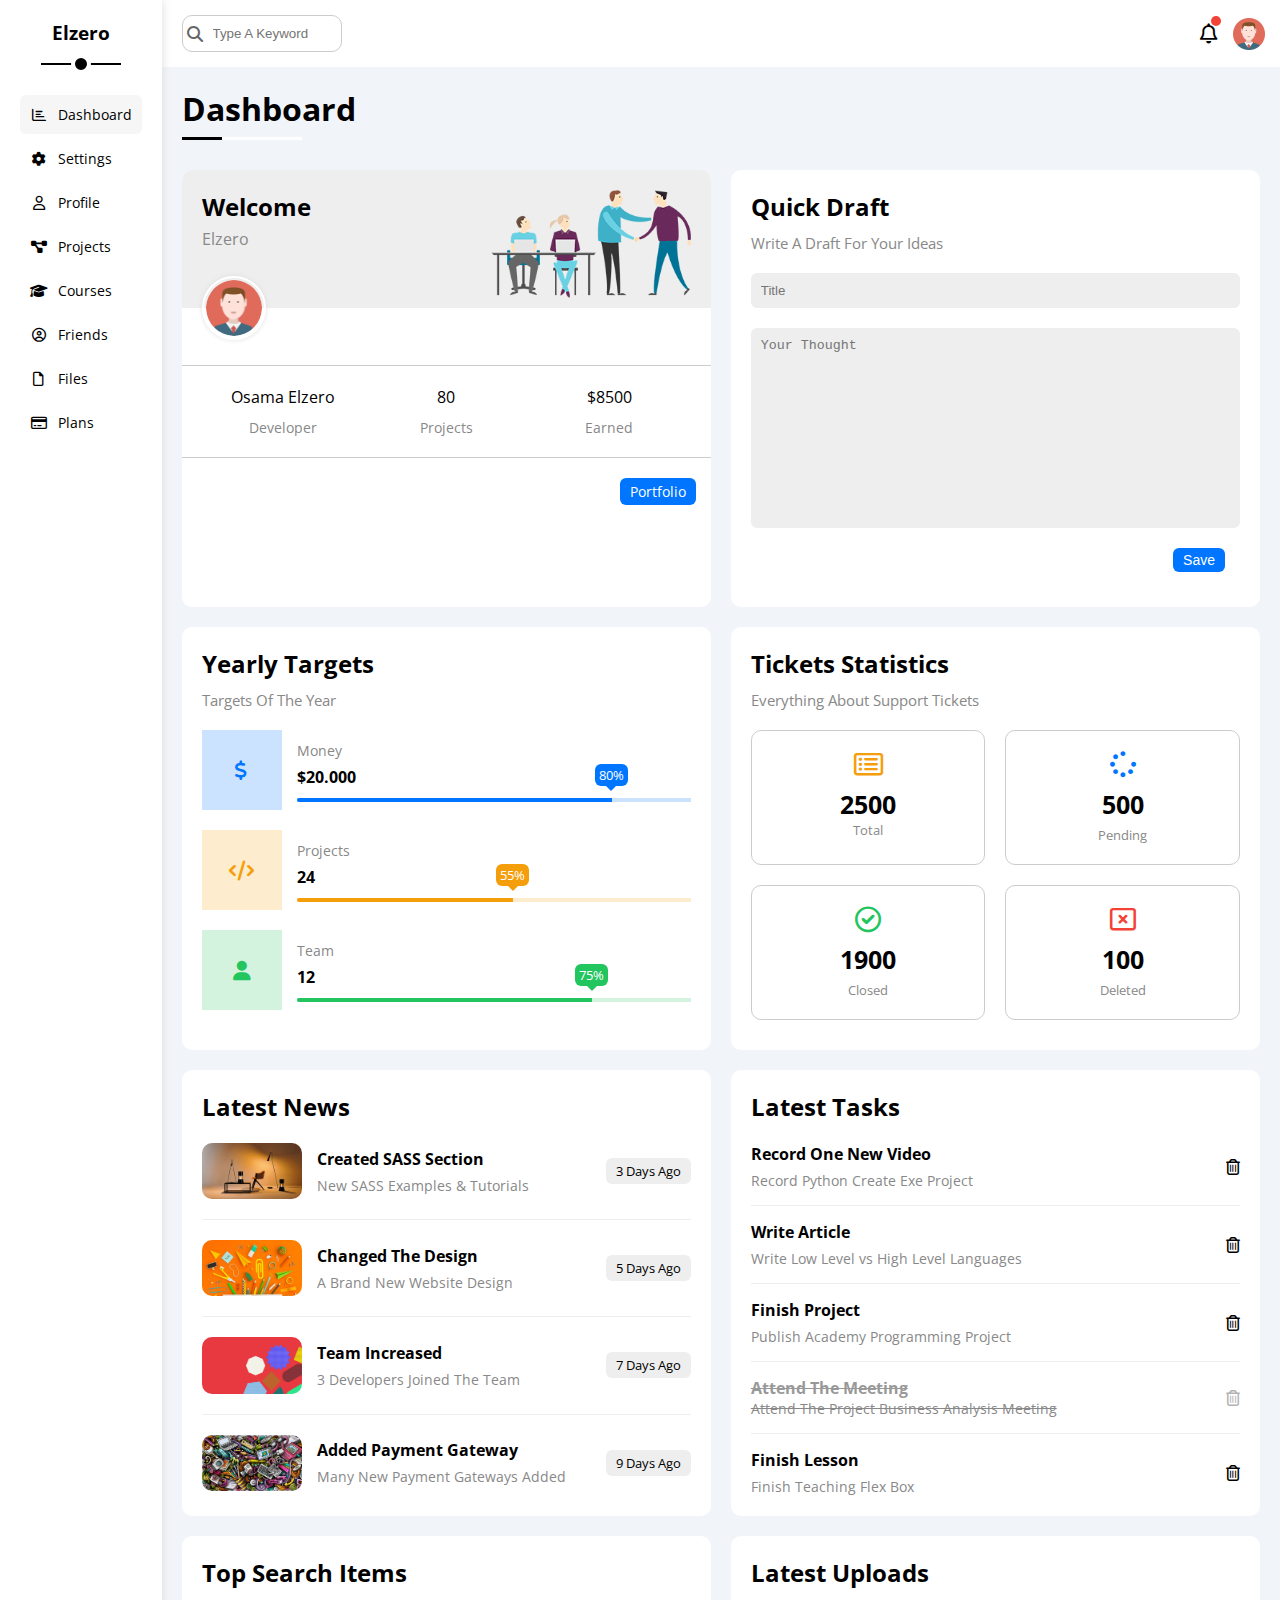
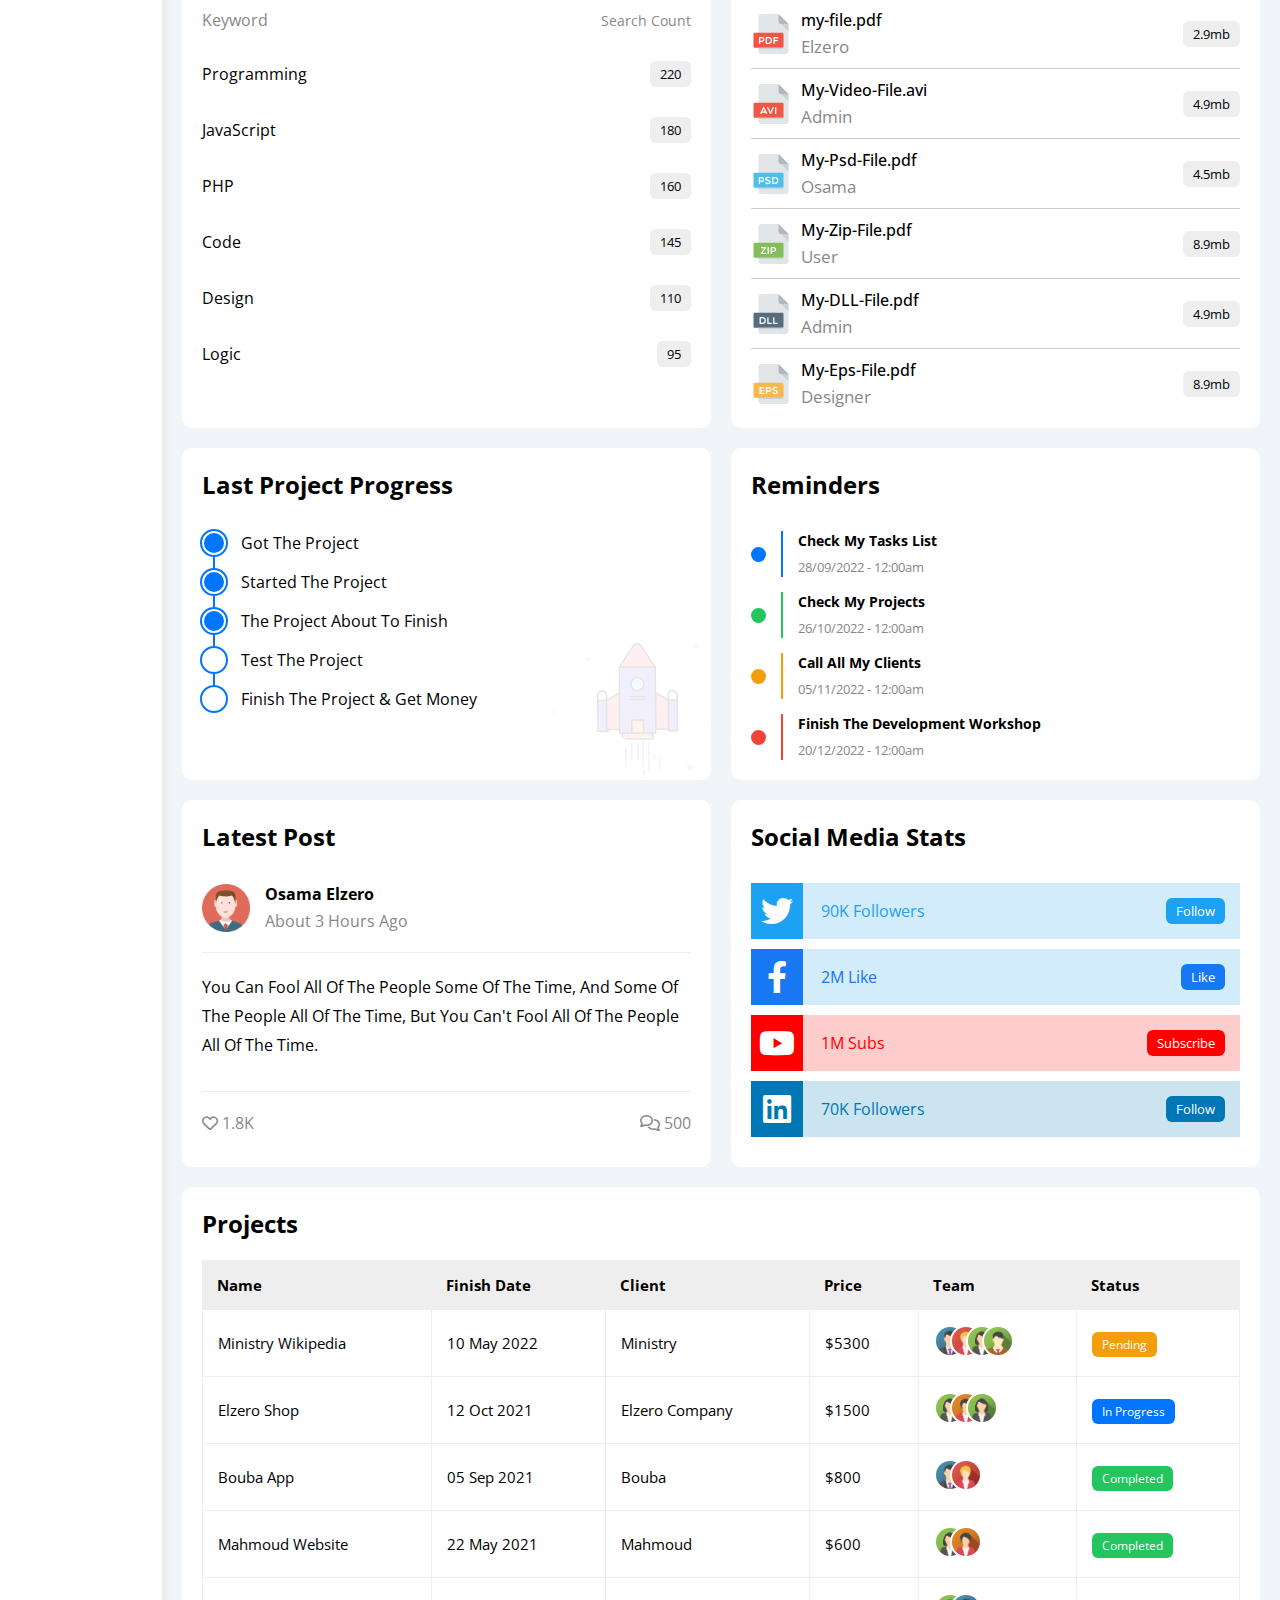
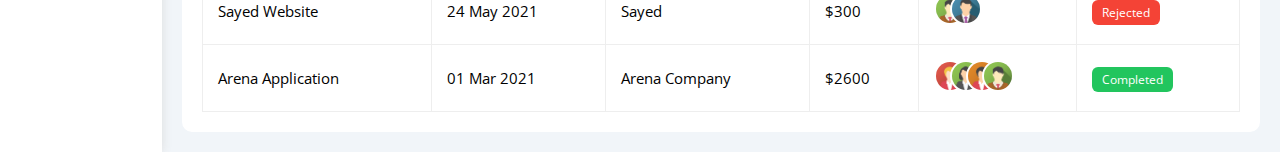
<file: index.html>
<!DOCTYPE html>
<html lang="en">
<head>
    <meta charset="UTF-8">
    <meta http-equiv="X-UA-Compatible" content="IE=edge">
    <meta name="viewport" content="width=device-width, initial-scale=1.0">
    <title>Dashboard</title>
    <!-- Font Awesome Library -->
    <link rel="stylesheet" href="CSS/all.min.css">
    <!-- Framework File -->
    <link rel="stylesheet" href="CSS/framework-private.css">
    <!-- Main File Css -->
    <link rel="stylesheet" href="CSS/master.css">
    <!-- Fonts Google -->
    <link rel="preconnect" href="https://fonts.googleapis.com">
<link rel="preconnect" href="https://fonts.gstatic.com" crossorigin>
<link href="https://fonts.googleapis.com/css2?family=Open+Sans:wght@300;500&display=swap" rel="stylesheet">
</head>
<body>
    <div class="page d-flex">
        <div class="sidebar p-relative bg-white p-20">
            <h3 class="mt-0 p-relative text-c">Elzero</h3>
            <ul>
                <li>
                    <a href="index.html" class="active d-flex align-c fs-14 rad-6 p-10 c-black">
                        <i class="fa-regular fa-chart-bar fa-fw"></i>
                        <span class="fs-14 ml-10">Dashboard</span>
                    </a>
                </li>
                <li>
                    <a href="settings.html" class="d-flex align-c fs-14 rad-6 p-10 c-black">
                        <i class="fa-solid fa-gear fa-fw"></i>
                        <span class="fs-14 ml-10">Settings</span>
                    </a>
                </li>
                <li>
                    <a href="profile.html" class="d-flex align-c fs-14 rad-6 p-10 c-black">
                        <i class="fa-regular fa-user fa-fw"></i>
                        <span class="fs-14 ml-10">Profile</span>
                    </a>
                </li>
                <li>
                    <a href="projects.html" class="d-flex align-c fs-14 rad-6 p-10 c-black">
                        <i class="fa-solid fa-diagram-project fa-fw"></i>
                        <span class="fs-14 ml-10">Projects</span>
                    </a>
                </li>
                <li>
                    <a href="courses.html" class="d-flex align-c fs-14 rad-6 p-10 c-black">
                        <i class="fa-solid fa-graduation-cap fa-fw"></i>
                        <span class="fs-14 ml-10">Courses</span>
                    </a>
                </li>
                <li>
                    <a href="friends.html" class="d-flex align-c fs-14 rad-6 p-10 c-black">
                        <i class="fa-regular fa-circle-user fa-fw"></i>
                        <span class="fs-14 ml-10">Friends</span>
                    </a>
                </li>
                <li>
                    <a href="files.html" class="d-flex align-c fs-14 rad-6 p-10 c-black">
                        <i class="fa-regular fa-file fa-fw"></i>
                        <span class="fs-14 ml-10">Files</span>
                    </a>
                </li>
                <li>
                    <a href="plans.html" class="d-flex align-c fs-14 rad-6 p-10 c-black">
                        <i class="fa-regular fa-credit-card fa-fw"></i>
                        <span class="fs-14 ml-10">Plans</span>
                    </a>
                </li>
            </ul>
        </div>
        <div class="content w-full">
            <!-- Start Head -->
            <div class="head bg-white p-15 between-flex">
                <div class="search p-relative">
                    <input class="p-10 rad-10 border-ccc" type="search" placeholder="Type A Keyword">
                </div>
                <div class="icon d-flex align-c">
                    <span class="notification p-relative">
                        <i class="fa-regular fa-bell fa-lg"></i>
                    </span>
                    <img class="ml-15" src="image/avatar.png" alt="">
                </div>
            </div>
            <!-- End Head -->
            <h1 class="p-relative">Dashboard</h1>
            <div class="wrapper d-grid gap-20">
                <!-- Start Welcome widget -->
                <div class="welcome bg-white rad-10 text-c-mobile block-mobile">
                    <div class="intro p-20 d-flex space-between bg-eee">
                        <div>
                            <h2 class="m-0">Welcome</h2>
                            <p class="mt-5 c-grey">Elzero</p>
                        </div>
                        <img class="hide-mobile" src="image/welcome.png" alt="">
                    </div>
                    <img src="image/avatar.png" alt="" class="avatar">
                    <div class="body p-20 mt-20 mb-20 text-c d-flex block-mobile">
                        <div>Osama Elzero<span class="d-block c-grey fs-14 mt-10">Developer</span></div>
                        <div>80<span class="d-block c-grey fs-14 mt-10">Projects</span></div>
                        <div>$8500<span class="d-block c-grey fs-14 mt-10">Earned</span></div>
                    </div>
                    <a href="portfolio.html" class="visit d-block bg-blue c-white fs-14 btn-shape w-fit">Portfolio</a>
                </div>
                <!-- End Welcome widget -->
                <!-- Start Quick Draft Widget -->
                <div class="quick-draft p-20 rad-10 bg-white">
                    <h2 class="mt-0 mb-10">Quick Draft</h2>
                    <p class="mt-0 mb-20 fs-15 c-grey">Write A Draft For Your Ideas</p>
                    <form action="">
                        <input class="d-block w-full b-none bg-eee rad-6 p-10 mb-20" type="text" placeholder="Title">
                        <textarea class="d-block w-full b-none bg-eee rad-6 p-10 mb-20" placeholder="Your Thought"></textarea>
                        <input class="save b-none d-block w-fit bg-blue c-white fs-14 btn-shape" type="submit" value="Save">
                    </form>
                </div>
                <!-- End Quick Draft Widget -->
                <!-- Start Targets -->
                <div class="targets bg-white p-20 rad-10">
                    <h2 class="mt-0 mb-10">Yearly Targets</h2>
                    <p class="mt-0 mb-20 c-grey fs-15">Targets Of The Year</p>
                    <div class="target-row center-flex mb-20 money">
                        <div class="icon mr-15 center-flex">
                            <i class="fa-solid fa-dollar-sign fa-lg c-blue"></i>
                        </div>
                        <div class="details">
                            <span class="fs-14 c-grey">Money</span>
                            <span class="d-block mt-5 mb-10 fw-bold">$20.000</span>
                            <div class="progress p-relative money">
                                <span class="blue" style="width: 80%">
                                <span class="bg-blue c-white fs-13 rad-6">80%</span>
                            </span>
                            </div>
                        </div>
                    </div>
                    <div class="target-row center-flex mb-20 Projects">
                        <div class="icon mr-15 center-flex">
                            <i class="fa-solid fa-code fa-lg c-orange"></i>
                        </div>
                        <div class="details">
                            <span class="fs-14 c-grey">Projects</span>
                            <span class="d-block mt-5 mb-10 fw-bold">24</span>
                            <div class="progress p-relative Projects">
                                <span class="orange" style="width: 55%">
                                <span class="bg-orange c-white fs-13 rad-6">55%</span>
                            </span>
                            </div>
                        </div>
                    </div>
                    <div class="target-row center-flex mb-20 team">
                        <div class="icon mr-15 center-flex">
                            <i class="fa-solid fa-user fa-lg c-green"></i>
                        </div>
                        <div class="details">
                            <span class="fs-14 c-grey">Team</span>
                            <span class="d-block mt-5 mb-10 fw-bold">12</span>
                            <div class="progress p-relative team">
                                <span class="green" style="width: 75%">
                                <span class="bg-green c-white fs-13 rad-6">75%</span>
                            </span>
                            </div>
                        </div>
                    </div>
                </div>
                <!-- End Targets -->
                <!-- Start Tickets Widget -->
                <div class="tickets p-20 rad-10 bg-white">
                    <h2 class="mt-0 mb-10">Tickets Statistics</h2>
                    <p class="mt-0 mb-20 c-grey fs-15">Everything About Support Tickets</p>
                    <div class="d-flex gap-20 flex-wrap text-c">
                        <div class="box p-20 rad-10 fs-13 c-grey border-ccc">
                            <i class="fa-regular fa-rectangle-list fa-2x mb-10 c-orange"></i>
                            <span class="d-block fs-25 fw-bold c-black">2500</span>
                            Total
                        </div>
                        <div class="box p-20 rad-10 fs-13 c-grey border-ccc">
                            <i class="fa-solid fa-spinner fa-2x mb-10 c-blue"></i>
                            <span class="d-block fs-25 fw-bold c-black mb-5">500</span>
                            Pending
                        </div>
                        <div class="box p-20 rad-10 fs-13 c-grey border-ccc">
                            <i class="fa-regular fa-circle-check fa-2x mb-10 c-green"></i>
                            <span class="d-block fs-25 fw-bold c-black mb-5">1900</span>
                            Closed
                        </div>
                        <div class="box p-20 rad-10 fs-13 c-grey border-ccc">
                            <i class="fa-regular fa-rectangle-xmark fa-2x mb-10 c-red"></i>
                            <span class="d-block fs-25 fw-bold c-black mb-5">100</span>
                            Deleted
                        </div>
                    </div>
                </div>
                <!-- End Tickets Widget -->
                <!-- Start Latest News Widget -->
                <div class="latest-news p-20 bg-white rad-10 text-c-mobile">
                    <h2 class="mt-0 mb-20">Latest News</h2>
                    <div class="news-row d-flex align-c">
                        <img class="rad-10 mr-15" src="image/news-01.png" alt="">
                        <div class="info">
                            <h3>Created SASS Section</h3>
                            <p class="m-0 c-grey fs-14">New SASS Examples & Tutorials</p>
                        </div>
                        <div class="label bg-eee btn-shape fs-13">3 Days Ago</div>
                    </div>
                    <div class="news-row d-flex align-c">
                        <img class="rad-10 mr-15" src="image/news-02.png" alt="">
                        <div class="info">
                            <h3>Changed The Design</h3>
                            <p class="m-0 c-grey fs-14">A Brand New Website Design</p>
                        </div>
                        <div class="label bg-eee btn-shape fs-13">5 Days Ago</div>
                    </div>
                    <div class="news-row d-flex align-c">
                        <img class="rad-10 mr-15" src="image/news-03.png" alt="">
                        <div class="info">
                            <h3>Team Increased</h3>
                            <p class="m-0 c-grey fs-14">3 Developers Joined The Team</p>
                        </div>
                        <div class="label bg-eee btn-shape fs-13">7 Days Ago</div>
                    </div>
                    <div class="news-row d-flex align-c">
                        <img class="rad-10 mr-15" src="image/news-04.png" alt="">
                        <div class="info">
                            <h3>Added Payment Gateway</h3>
                            <p class="m-0 c-grey fs-14">Many New Payment Gateways Added</p>
                        </div>
                        <div class="label bg-eee btn-shape fs-13">9 Days Ago</div>
                    </div>
                </div>
                <!-- End Latest News Widget -->
                <!-- Start Latest Tasks Widget -->
                <div class="latest-tasks p-20 bg-white rad-10">
                    <h2 class="mt-0 mb-20">Latest Tasks</h2>
                    <div class="tasks-row between-flex">
                        <div class="info">
                            <h3>Record One New Video</h3>
                            <p class="m-0 c-grey fs-14">Record Python Create Exe Project</p>
                        </div>
                        <i class="fa-regular fa-trash-can delete"></i>
                    </div>
                    <div class="tasks-row between-flex">
                        <div class="info">
                            <h3>Write Article</h3>
                            <p class="m-0 c-grey fs-14">Write Low Level vs High Level Languages</p>
                        </div>
                        <i class="fa-regular fa-trash-can delete"></i>
                    </div>
                    <div class="tasks-row between-flex">
                        <div class="info">
                            <h3>Finish Project</h3>
                            <p class="m-0 c-grey fs-14">Publish Academy Programming Project</p>
                        </div>
                        <i class="fa-regular fa-trash-can delete"></i>
                    </div>
                    <div class="tasks-row between-flex">
                        <div class="info">
                            <del>Attend The Meeting</del>
                            <del class="m-0 c-grey fs-14 d-block">Attend The Project Business Analysis Meeting</del>
                        </div>
                        <i class="fa-regular fa-trash-can delete"></i>
                    </div>
                    <div class="tasks-row between-flex">
                        <div class="info">
                            <h3>Finish Lesson</h3>
                            <p class="m-0 c-grey fs-14">Finish Teaching Flex Box</p>
                        </div>
                        <i class="fa-regular fa-trash-can delete"></i>
                    </div>
                </div>
                <!-- End Latest Tasks Widget -->
                <!-- Start Top Search Word Widget -->
                <div class="search-items p-20 bg-white rad-10">
                    <h2 class="mt-0 mb-20">Top Search Items</h2>
                    <div class="items-row mb-30 between-flex">
                        <div class="c-grey">Keyword</div>
                        <div class="fs-14 c-grey">Search Count</div>
                    </div>
                    <div class="items-row mb-30 between-flex">
                        <div>Programming</div>
                        <div class="btn-shape bg-eee fs-13">220</div>
                    </div>
                    <div class="items-row mb-30 between-flex">
                        <div>JavaScript</div>
                        <div class="btn-shape bg-eee fs-13">180</div>
                    </div>
                    <div class="items-row mb-30 between-flex">
                        <div>PHP</div>
                        <div class="btn-shape bg-eee fs-13">160</div>
                    </div>
                    <div class="items-row mb-30 between-flex">
                        <div>Code</div>
                        <div class="btn-shape bg-eee fs-13">145</div>
                    </div>
                    <div class="items-row mb-30 between-flex">
                        <div>Design</div>
                        <div class="btn-shape bg-eee fs-13">110</div>
                    </div>
                    <div class="items-row mb-30 between-flex">
                        <div>Logic</div>
                        <div class="btn-shape bg-eee fs-13">95</div>
                    </div>
                </div>
                <!-- End Top Search Word Widget -->
                <!-- Start Latest Uploads Widget -->
                <div class="latest-uploads p-20 bg-white rad-10">
                    <h2 class="mt-0 mb-20">Latest Uploads</h2>
                    <div class="uploads-row between-flex">
                        <div class="d-flex align-c">
                            <img src="image/pdf.svg" alt="">
                            <div class="info">
                                <h3>my-file.pdf</h3>
                                <p class="c-grey fs-17 m-0">Elzero</p>
                            </div>
                        </div>
                        <div class="btn-shape bg-eee fs-13">2.9mb</div>
                    </div>
                    <div class="uploads-row between-flex">
                        <div class="d-flex align-c">
                            <img src="image/avi.svg" alt="">
                            <div class="info">
                                <h3>My-Video-File.avi</h3>
                                <p class="c-grey fs-17 m-0">Admin</p>
                            </div>
                        </div>
                        <div class="btn-shape bg-eee fs-13">4.9mb</div>
                    </div>
                    <div class="uploads-row between-flex">
                        <div class="d-flex align-c">
                            <img src="image/psd.svg" alt="">
                            <div class="info">
                                <h3>My-Psd-File.pdf</h3>
                                <p class="c-grey fs-17 m-0">Osama</p>
                            </div>
                        </div>
                        <div class="btn-shape bg-eee fs-13">4.5mb</div>
                    </div>
                    <div class="uploads-row between-flex">
                        <div class="d-flex align-c">
                            <img src="image/zip.svg" alt="">
                            <div class="info">
                                <h3>My-Zip-File.pdf</h3>
                                <p class="c-grey fs-17 m-0">User</p>
                            </div>
                        </div>
                        <div class="btn-shape bg-eee fs-13">8.9mb</div>
                    </div>
                    <div class="uploads-row between-flex">
                        <div class="d-flex align-c">
                            <img src="image/dll.svg" alt="">
                            <div class="info">
                                <h3>My-DLL-File.pdf</h3>
                                <p class="c-grey fs-17 m-0">Admin</p>
                            </div>
                        </div>
                        <div class="btn-shape bg-eee fs-13">4.9mb</div>
                    </div>
                    <div class="uploads-row between-flex">
                        <div class="d-flex align-c">
                            <img src="image/eps.svg" alt="">
                            <div class="info">
                                <h3>My-Eps-File.pdf</h3>
                                <p class="c-grey fs-17 m-0">Designer</p>
                            </div>
                        </div>
                        <div class="btn-shape bg-eee fs-13">8.9mb</div>
                    </div>
                </div>
                <!-- End Latest Uploads Widget -->
                <!-- Start Last Project Progress Widget -->
                <div class="last-project p-20 bg-white rad-10 p-relative">
                    <h2 class="mt-0 mb-25">Last Project Progress</h2>
                    <ul class="p-relative m-0">
                        <li class="mt-25 d-flex align-c done">Got The Project</li>
                        <li class="mt-25 d-flex align-c done">Started The Project</li>
                        <li class="mt-25 d-flex align-c done">The Project About To Finish</li>
                        <li class="mt-25 d-flex align-c current">Test The Project</li>
                        <li class="mt-25 d-flex align-c">Finish The Project & Get Money</li>
                    </ul>
                    <img class="avatar hide-mobile" src="image/project.png" alt="">
                </div>
                <!-- End Last Project Progress Widget -->
                <!-- Start Reminders Widget -->
                <div class="reminders p-20 bg-white rad-10">
                    <h2 class="mt-0 mb-25">Reminders</h2>
                    <ul class="m-0">
                        <li class="d-flex align-c mt-15">
                            <span class="mr-15 bg-blue"></span>
                            <div class="blue">
                                <p class="fs-14 fw-bold mt-0 mb-5">Check My Tasks List</p>
                                <span class="c-grey fs-13">28/09/2022 - 12:00am</span>
                            </div>
                        </li>
                        <li class="d-flex align-c mt-15">
                            <span class="mr-15 bg-green"></span>
                            <div class="green">
                                <p class="fs-14 fw-bold mt-0 mb-5">Check My Projects</p>
                                <span class="c-grey fs-13">26/10/2022 - 12:00am</span>
                            </div>
                        </li>
                        <li class="d-flex align-c mt-15">
                            <span class="mr-15 bg-orange"></span>
                            <div class="orange">
                                <p class="fs-14 fw-bold mt-0 mb-5">Call All My Clients</p>
                                <span class="c-grey fs-13">05/11/2022 - 12:00am</span>
                            </div>
                        </li>
                        <li class="d-flex align-c mt-15">
                            <span class="mr-15 bg-red"></span>
                            <div class="red">
                                <p class="fs-14 fw-bold mt-0 mb-5">Finish The Development Workshop</p>
                                <span class="c-grey fs-13">20/12/2022 - 12:00am</span>
                            </div>
                        </li>
                    </ul>
                </div>
                <!-- End Reminders Widget -->
                <!-- Start Latest Post Widget -->
                <div class="latest-post p-20 bg-white rad-10">
                    <h2 class="mt-0 mb-25">Latest Post</h2>
                    <div class="top d-flex align-c">
                        <img src="image/avatar.png" alt="">
                        <div class="info">
                            <span class="d-block fw-bold mb-5">Osama Elzero</span>
                            <span class="c-grey">About 3 Hours Ago</span>
                        </div>
                    </div>
                    <div class="post-content mt-20 mb-20 pt-20 pb-20">
                        You Can Fool All Of The People Some Of The Time, And Some Of The People All Of The Time, But You Can't Fool All Of The People All Of The Time.
                    </div>
                    <div class="post-stats between-flex c-grey">
                        <div>
                            <i class="fa-regular fa-heart"></i>
                            <span>1.8K</span>
                        </div>
                        <div>
                            <i class="fa-regular fa-comments"></i>
                            <span>500</span>
                        </div>
                    </div>
                </div>
                <!-- End Latest Post Widget -->
                <!-- Start Social Media Stats Widget -->
                <div class="social p-20 bg-white rad-10 p-relative">
                    <h2 class="mt-0 mb-25">Social Media Stats</h2>
                    <div class="box twitter p-15 mb-10 p-relative between-flex">
                        <i class="fa-brands fa-twitter fa-2x c-white h-full center-flex"></i>
                        <span>90K Followers</span>
                        <a class="fs-13 c-white btn-shape" href="#">Follow</a>
                    </div>
                    <div class="box facebook p-15 mb-10 p-relative between-flex">
                        <i class="fa-brands fa-facebook-f fa-2x c-white h-full center-flex"></i>
                        <span>2M Like</span>
                        <a class="fs-13 c-white btn-shape" href="#">Like</a>
                    </div>
                    <div class="box youtube p-15 mb-10 p-relative between-flex">
                        <i class="fa-brands fa-youtube fa-2x c-white h-full center-flex"></i>
                        <span>1M Subs</span>
                        <a class="fs-13 c-white btn-shape" href="#">Subscribe</a>
                    </div>
                <div class="box linkedin p-15 mb-10 p-relative between-flex">
                    <i class="fa-brands fa-linkedin fa-2x c-white h-full center-flex"></i>
                    <span>70K Followers</span>
                    <a class="fs-13 c-white btn-shape" href="#">Follow</a>
                </div>
                <!-- End Social Media Stats Widget -->
            </div>
        </div>
        <!-- Start Projects Table -->
        <div class="projects p-20 bg-white rad-10 m-20">
            <h2 class="mt-0 mb-20">Projects</h2>
            <div class="responsive-table">
                <table class="w-full fs-15">
                    <thead>
                        <tr>
                            <td>Name</td>
                            <td>Finish Date</td>
                            <td>Client</td>
                            <td>Price</td>
                            <td>Team</td>
                            <td>Status</td>
                        </tr>
                    </thead>
                    <tbody>
                        <tr>
                            <td>Ministry Wikipedia</td>
                            <td>10 May 2022</td>
                            <td>Ministry</td>
                            <td>$5300</td>
                            <td>
                                <img src="image/team-01.png" alt="">
                                <img src="image/team-05.png" alt="">
                                <img src="image/team-02.png" alt="">
                                <img src="image/team-03.png" alt="">
                            </td>
                            <td>
                                <span class="label bg-orange c-white btn-shape">Pending</span>
                            </td>
                        </tr>
                        <tr>
                            <td>Elzero Shop</td>
                            <td>12 Oct 2021</td>
                            <td>Elzero Company</td>
                            <td>$1500</td>
                            <td>
                                <img src="image/team-02.png" alt="">
                                <img src="image/team-04.png" alt="">
                                <img src="image/team-02.png" alt="">
                            </td>
                            <td>
                                <span class="label bg-blue c-white btn-shape">In Progress</span>
                            </td>
                        </tr>
                        <tr>
                            <td>Bouba App</td>
                            <td>05 Sep 2021</td>
                            <td>Bouba</td>
                            <td>$800</td>
                            <td>
                                <img src="image/team-01.png" alt="">
                                <img src="image/team-05.png" alt="">
                            </td>
                            <td>
                                <span class="label bg-green c-white btn-shape">Completed</span>
                            </td>
                        </tr>
                        <tr>
                            <td>Mahmoud Website</td>
                            <td>22 May 2021</td>
                            <td>Mahmoud</td>
                            <td>$600</td>
                            <td>
                                <img src="image/team-02.png" alt="">
                                <img src="image/team-04.png" alt="">
                            </td>
                            <td>
                                <span class="label bg-green c-white btn-shape">Completed</span>
                            </td>
                        </tr>
                        <tr>
                            <td>Sayed Website</td>
                            <td>24 May 2021</td>
                            <td>Sayed</td>
                            <td>$300</td>
                            <td>
                                <img src="image/team-03.png" alt="">
                                <img src="image/team-01.png" alt="">
                            </td>
                            <td>
                                <span class="label bg-red c-white btn-shape">Rejected</span>
                            </td>
                        </tr>
                        <tr>
                            <td>Arena Application</td>
                            <td>01 Mar 2021</td>
                            <td>Arena Company</td>
                            <td>$2600</td>
                            <td>
                                <img src="image/team-05.png" alt="">
                                <img src="image/team-02.png" alt="">
                                <img src="image/team-04.png" alt="">
                                <img src="image/team-03.png" alt="">
                            </td>
                            <td>
                                <span class="label bg-green c-white btn-shape">Completed</span>
                            </td>
                        </tr>
                    </tbody>
                </table>
            </div>
        </div>
        <!-- End Projects Table -->
    </div>
</body>
</html>
</file>
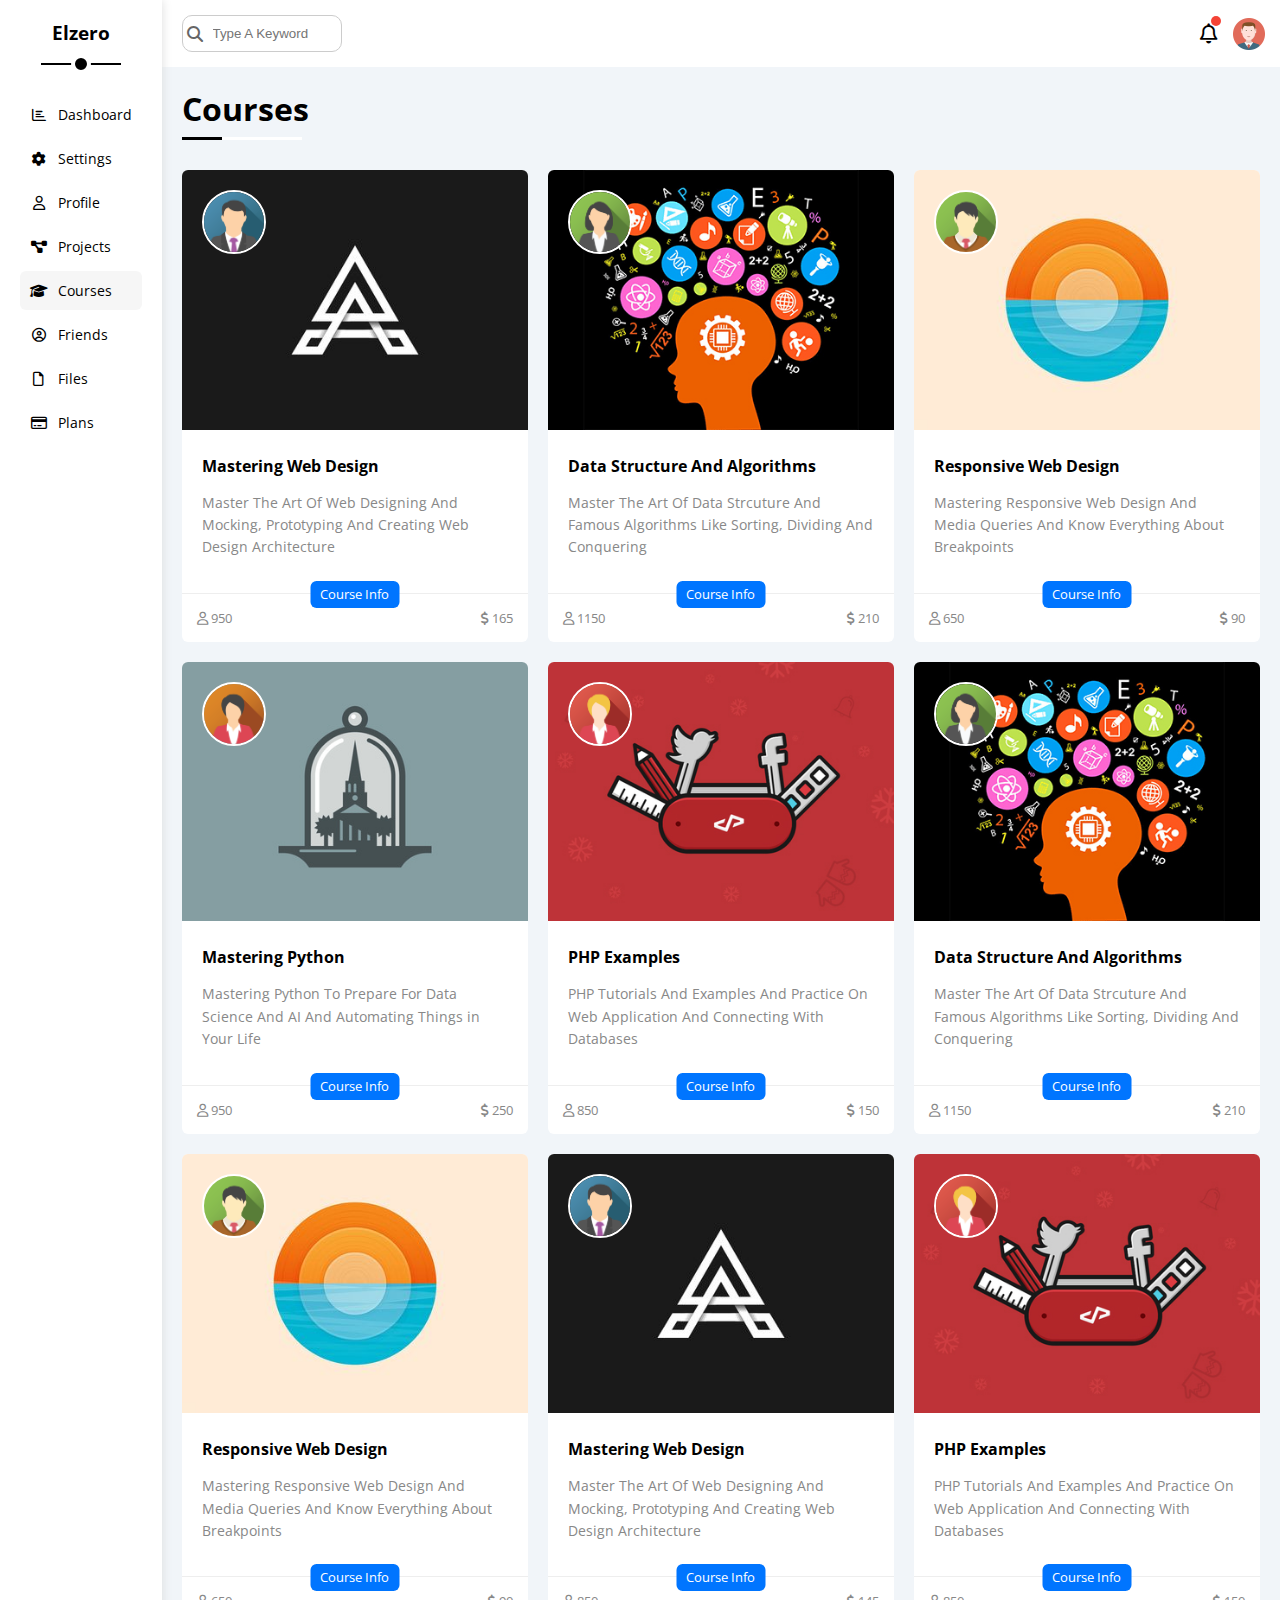
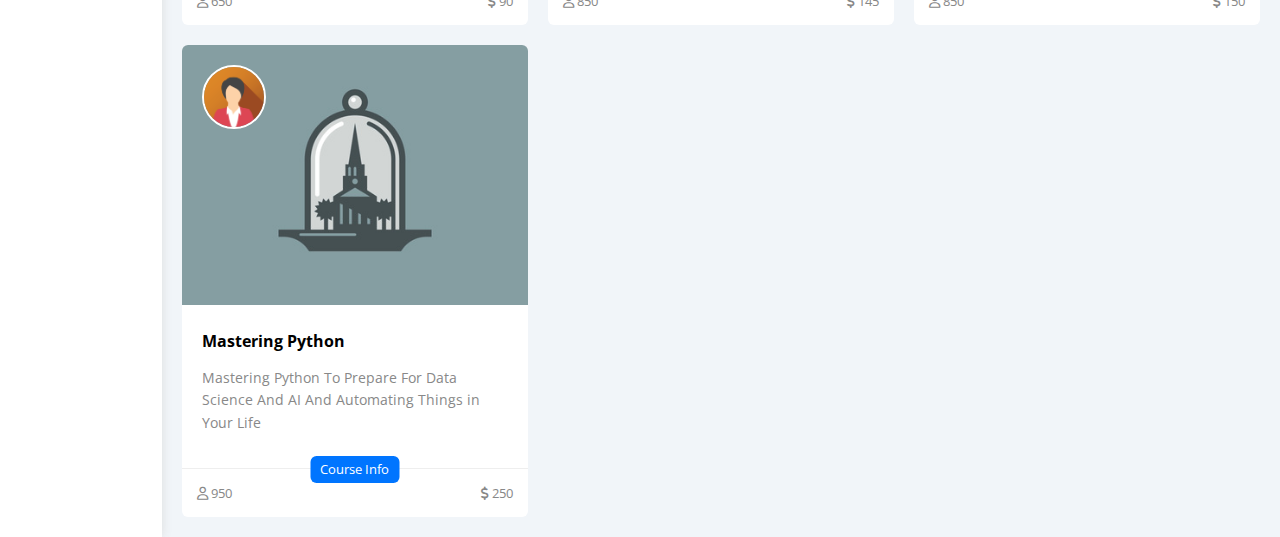
<file: courses.html>
<!DOCTYPE html>
<html lang="en">
<head>
    <meta charset="UTF-8">
    <meta http-equiv="X-UA-Compatible" content="IE=edge">
    <meta name="viewport" content="width=device-width, initial-scale=1.0">
    <title>Courses</title>
    <!-- Font Awesome Library -->
    <link rel="stylesheet" href="CSS/all.min.css">
    <!-- Framework File -->
    <link rel="stylesheet" href="CSS/framework-private.css">
    <!-- Main File Css -->
    <link rel="stylesheet" href="CSS/master.css">
    <!-- Fonts Google -->
    <link rel="preconnect" href="https://fonts.googleapis.com">
<link rel="preconnect" href="https://fonts.gstatic.com" crossorigin>
<link href="https://fonts.googleapis.com/css2?family=Open+Sans:wght@300;500&display=swap" rel="stylesheet">
</head>
<body>
    <div class="page d-flex">
        <div class="sidebar p-relative bg-white p-20">
            <h3 class="mt-0 p-relative text-c">Elzero</h3>
            <ul>
                <li>
                    <a href="index.html" class="d-flex align-c fs-14 rad-6 p-10 c-black">
                        <i class="fa-regular fa-chart-bar fa-fw"></i>
                        <span class="fs-14 ml-10">Dashboard</span>
                    </a>
                </li>
                <li>
                    <a href="settings.html" class="d-flex align-c fs-14 rad-6 p-10 c-black">
                        <i class="fa-solid fa-gear fa-fw"></i>
                        <span class="fs-14 ml-10">Settings</span>
                    </a>
                </li>
                <li>
                    <a href="profile.html" class="d-flex align-c fs-14 rad-6 p-10 c-black">
                        <i class="fa-regular fa-user fa-fw"></i>
                        <span class="fs-14 ml-10">Profile</span>
                    </a>
                </li>
                <li>
                    <a href="projects.html" class="d-flex align-c fs-14 rad-6 p-10 c-black">
                        <i class="fa-solid fa-diagram-project fa-fw"></i>
                        <span class="fs-14 ml-10">Projects</span>
                    </a>
                </li>
                <li>
                    <a href="courses.html" class="active d-flex align-c fs-14 rad-6 p-10 c-black">
                        <i class="fa-solid fa-graduation-cap fa-fw"></i>
                        <span class="fs-14 ml-10">Courses</span>
                    </a>
                </li>
                <li>
                    <a href="friends.html" class="d-flex align-c fs-14 rad-6 p-10 c-black">
                        <i class="fa-regular fa-circle-user fa-fw"></i>
                        <span class="fs-14 ml-10">Friends</span>
                    </a>
                </li>
                <li>
                    <a href="files.html" class="d-flex align-c fs-14 rad-6 p-10 c-black">
                        <i class="fa-regular fa-file fa-fw"></i>
                        <span class="fs-14 ml-10">Files</span>
                    </a>
                </li>
                <li>
                    <a href="plans.html" class="d-flex align-c fs-14 rad-6 p-10 c-black">
                        <i class="fa-regular fa-credit-card fa-fw"></i>
                        <span class="fs-14 ml-10">Plans</span>
                    </a>
                </li>
            </ul>
        </div>
        <div class="content w-full">
            <!-- Start Head -->
            <div class="head bg-white p-15 between-flex">
                <div class="search p-relative">
                    <input class="p-10 rad-10 border-ccc" type="search" placeholder="Type A Keyword">
                </div>
                <div class="icon d-flex align-c">
                    <span class="notification p-relative">
                        <i class="fa-regular fa-bell fa-lg"></i>
                    </span>
                    <img class="ml-15" src="image/avatar.png" alt="">
                </div>
            </div>
            <!-- End Head -->
            <h1 class="p-relative">Courses</h1>
            <div class="courses-page d-grid m-20 gap-20">
                <div class="course bg-white rad-6 p-relative">
                    <img src="image/course-01.jpg" alt="" class="cover">
                    <img src="image/team-01.png" alt="" class="instructor rad-half">
                    <div class="p-20">
                        <h4 class="m-0">Mastering Web Design</h4>
                        <p class="description mt-15 c-grey fs-14">Master The Art Of Web Designing And Mocking, Prototyping And Creating Web Design Architecture</p>
                    </div>
                    <div class="info p-relative between-flex p-15 bt-eee fs-13">
                        <span class="title fs-13 bg-blue c-white btn-shape">Course Info</span>
                        <span class="c-grey">
                            <i class="fa-regular fa-user"></i>
                            950
                        </span>
                        <span class="c-grey">
                            <i class="fa-solid fa-dollar-sign"></i>
                            165
                        </span>
                    </div>
                </div>
                <div class="course bg-white rad-6 p-relative">
                    <img src="image/course-02.jpg" alt="" class="cover">
                    <img src="image/team-02.png" alt="" class="instructor rad-half">
                    <div class="p-20">
                        <h4 class="m-0">Data Structure And Algorithms</h4>
                        <p class="description mt-15 c-grey fs-14">Master The Art Of Data Strcuture And Famous Algorithms Like Sorting, Dividing And Conquering</p>
                    </div>
                    <div class="info p-relative between-flex p-15 bt-eee fs-13">
                        <span class="title fs-13 bg-blue c-white btn-shape">Course Info</span>
                        <span class="c-grey">
                            <i class="fa-regular fa-user"></i>
                            1150
                        </span>
                        <span class="c-grey">
                            <i class="fa-solid fa-dollar-sign"></i>
                            210
                        </span>
                    </div>
                </div>
                <div class="course bg-white rad-6 p-relative">
                    <img src="image/course-03.jpg" alt="" class="cover">
                    <img src="image/team-03.png" alt="" class="instructor rad-half">
                    <div class="p-20">
                        <h4 class="m-0">Responsive Web Design</h4>
                        <p class="description mt-15 c-grey fs-14">Mastering Responsive Web Design And Media Queries And Know Everything About Breakpoints</p>
                    </div>
                    <div class="info p-relative between-flex p-15 bt-eee fs-13">
                        <span class="title fs-13 bg-blue c-white btn-shape">Course Info</span>
                        <span class="c-grey">
                            <i class="fa-regular fa-user"></i>
                            650
                        </span>
                        <span class="c-grey">
                            <i class="fa-solid fa-dollar-sign"></i>
                            90
                        </span>
                    </div>
                </div>
                <div class="course bg-white rad-6 p-relative">
                    <img src="image/course-04.jpg" alt="" class="cover">
                    <img src="image/team-04.png" alt="" class="instructor rad-half">
                    <div class="p-20">
                        <h4 class="m-0">Mastering Python</h4>
                        <p class="description mt-15 c-grey fs-14">Mastering Python To Prepare For Data Science And AI And Automating Things in Your Life</p>
                    </div>
                    <div class="info p-relative between-flex p-15 bt-eee fs-13">
                        <span class="title fs-13 bg-blue c-white btn-shape">Course Info</span>
                        <span class="c-grey">
                            <i class="fa-regular fa-user"></i>
                            950
                        </span>
                        <span class="c-grey">
                            <i class="fa-solid fa-dollar-sign"></i>
                            250
                        </span>
                    </div>
                </div>
                <div class="course bg-white rad-6 p-relative">
                    <img src="image/course-05.jpg" alt="" class="cover">
                    <img src="image/team-05.png" alt="" class="instructor rad-half">
                    <div class="p-20">
                        <h4 class="m-0">PHP Examples</h4>
                        <p class="description mt-15 c-grey fs-14">PHP Tutorials And Examples And Practice On Web Application And Connecting With Databases</p>
                    </div>
                    <div class="info p-relative between-flex p-15 bt-eee fs-13">
                        <span class="title fs-13 bg-blue c-white btn-shape">Course Info</span>
                        <span class="c-grey">
                            <i class="fa-regular fa-user"></i>
                            850
                        </span>
                        <span class="c-grey">
                            <i class="fa-solid fa-dollar-sign"></i>
                            150
                        </span>
                    </div>
                </div>
                <div class="course bg-white rad-6 p-relative">
                    <img src="image/course-02.jpg" alt="" class="cover">
                    <img src="image/team-02.png" alt="" class="instructor rad-half">
                    <div class="p-20">
                        <h4 class="m-0">Data Structure And Algorithms</h4>
                        <p class="description mt-15 c-grey fs-14">Master The Art Of Data Strcuture And Famous Algorithms Like Sorting, Dividing And Conquering</p>
                    </div>
                    <div class="info p-relative between-flex p-15 bt-eee fs-13">
                        <span class="title fs-13 bg-blue c-white btn-shape">Course Info</span>
                        <span class="c-grey">
                            <i class="fa-regular fa-user"></i>
                            1150
                        </span>
                        <span class="c-grey">
                            <i class="fa-solid fa-dollar-sign"></i>
                            210
                        </span>
                    </div>
                </div>
                <div class="course bg-white rad-6 p-relative">
                    <img src="image/course-03.jpg" alt="" class="cover">
                    <img src="image/team-03.png" alt="" class="instructor rad-half">
                    <div class="p-20">
                        <h4 class="m-0">Responsive Web Design</h4>
                        <p class="description mt-15 c-grey fs-14">Mastering Responsive Web Design And Media Queries And Know Everything About Breakpoints</p>
                    </div>
                    <div class="info p-relative between-flex p-15 bt-eee fs-13">
                        <span class="title fs-13 bg-blue c-white btn-shape">Course Info</span>
                        <span class="c-grey">
                            <i class="fa-regular fa-user"></i>
                            650
                        </span>
                        <span class="c-grey">
                            <i class="fa-solid fa-dollar-sign"></i>
                            90
                        </span>
                    </div>
                </div>
                <div class="course bg-white rad-6 p-relative">
                    <img src="image/course-01.jpg" alt="" class="cover">
                    <img src="image/team-01.png" alt="" class="instructor rad-half">
                    <div class="p-20">
                        <h4 class="m-0">Mastering Web Design</h4>
                        <p class="description mt-15 c-grey fs-14">Master The Art Of Web Designing And Mocking, Prototyping And Creating Web Design Architecture</p>
                    </div>
                    <div class="info p-relative between-flex p-15 bt-eee fs-13">
                        <span class="title fs-13 bg-blue c-white btn-shape">Course Info</span>
                        <span class="c-grey">
                            <i class="fa-regular fa-user"></i>
                            850
                        </span>
                        <span class="c-grey">
                            <i class="fa-solid fa-dollar-sign"></i>
                            145
                        </span>
                    </div>
                </div>
                <div class="course bg-white rad-6 p-relative">
                    <img src="image/course-05.jpg" alt="" class="cover">
                    <img src="image/team-05.png" alt="" class="instructor rad-half">
                    <div class="p-20">
                        <h4 class="m-0">PHP Examples</h4>
                        <p class="description mt-15 c-grey fs-14">PHP Tutorials And Examples And Practice On Web Application And Connecting With Databases</p>
                    </div>
                    <div class="info p-relative between-flex p-15 bt-eee fs-13">
                        <span class="title fs-13 bg-blue c-white btn-shape">Course Info</span>
                        <span class="c-grey">
                            <i class="fa-regular fa-user"></i>
                            850
                        </span>
                        <span class="c-grey">
                            <i class="fa-solid fa-dollar-sign"></i>
                            150
                        </span>
                    </div>
                </div>
                <div class="course bg-white rad-6 p-relative">
                    <img src="image/course-04.jpg" alt="" class="cover">
                    <img src="image/team-04.png" alt="" class="instructor rad-half">
                    <div class="p-20">
                        <h4 class="m-0">Mastering Python</h4>
                        <p class="description mt-15 c-grey fs-14">Mastering Python To Prepare For Data Science And AI And Automating Things in Your Life</p>
                    </div>
                    <div class="info p-relative between-flex p-15 bt-eee fs-13">
                        <span class="title fs-13 bg-blue c-white btn-shape">Course Info</span>
                        <span class="c-grey">
                            <i class="fa-regular fa-user"></i>
                            950
                        </span>
                        <span class="c-grey">
                            <i class="fa-solid fa-dollar-sign"></i>
                            250
                        </span>
                    </div>
                </div>
            </div>
    </div>
    </div>
</body>
</html>
</file>
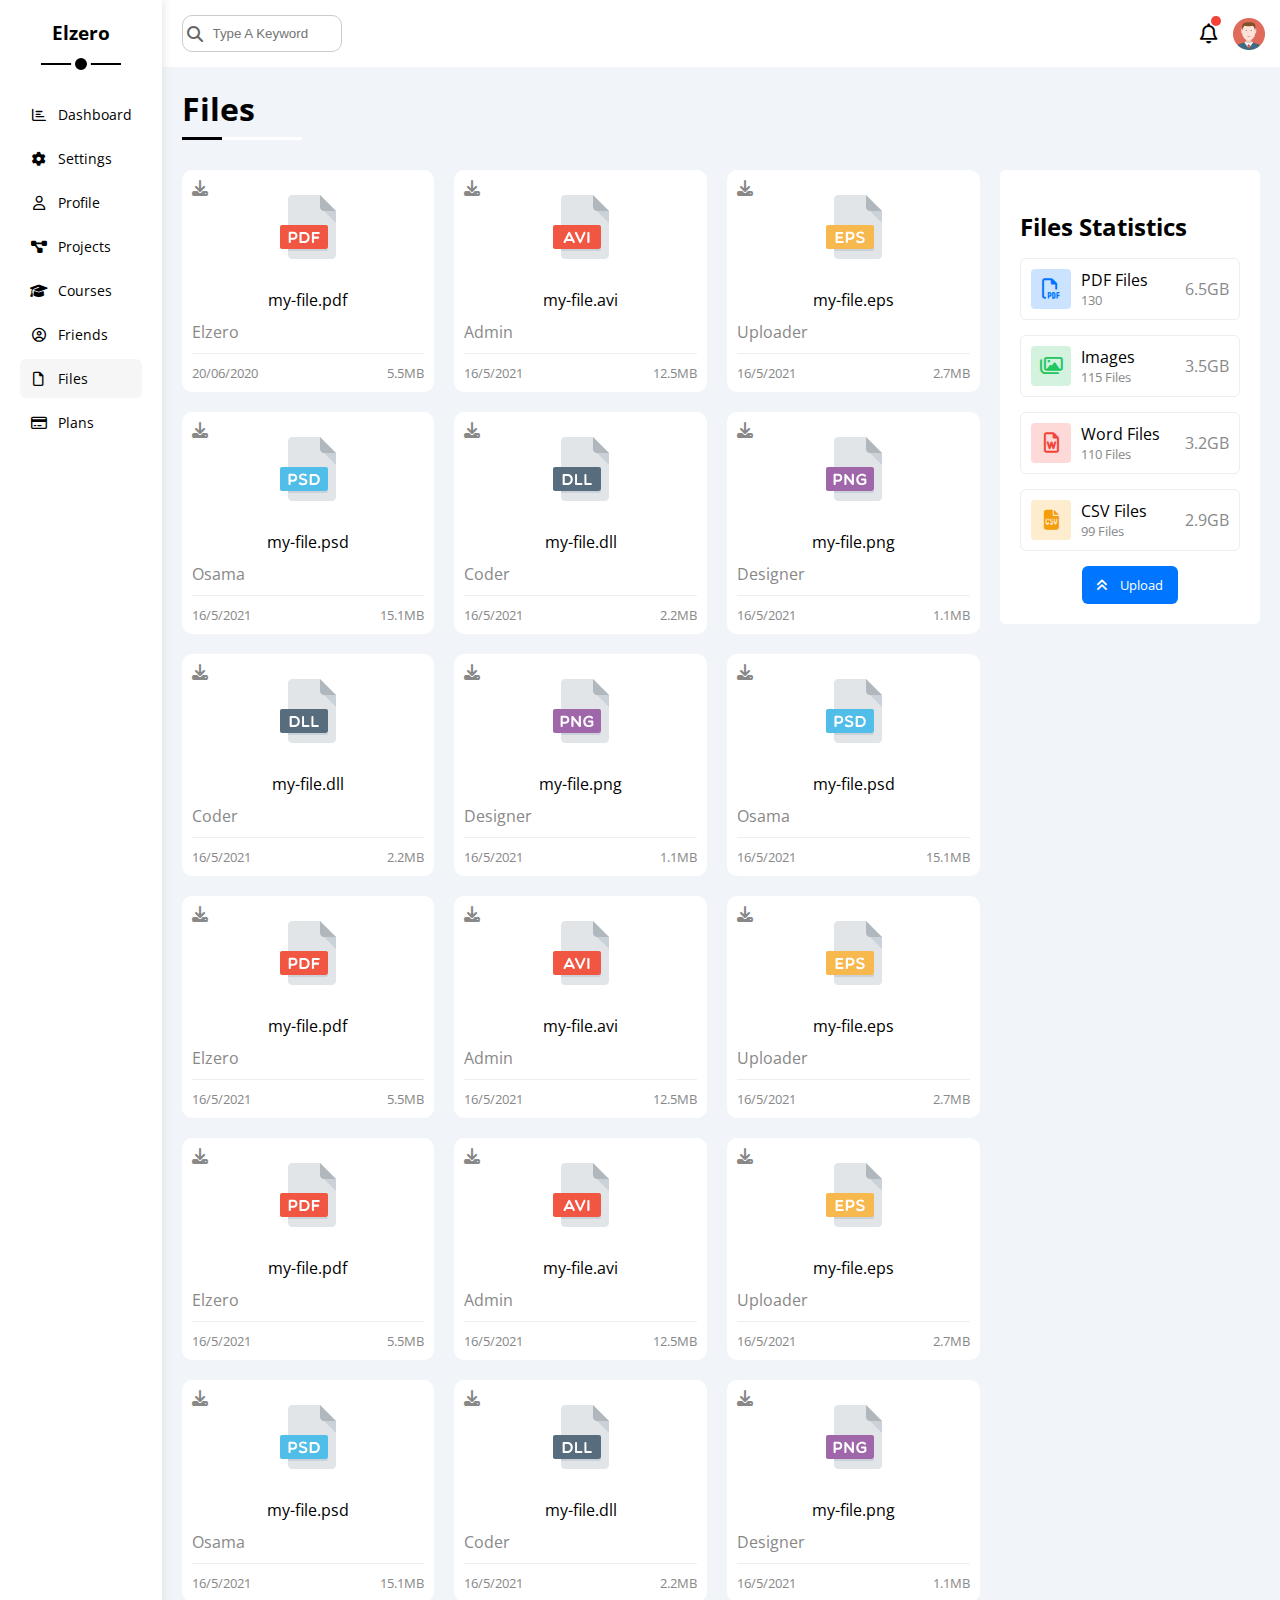
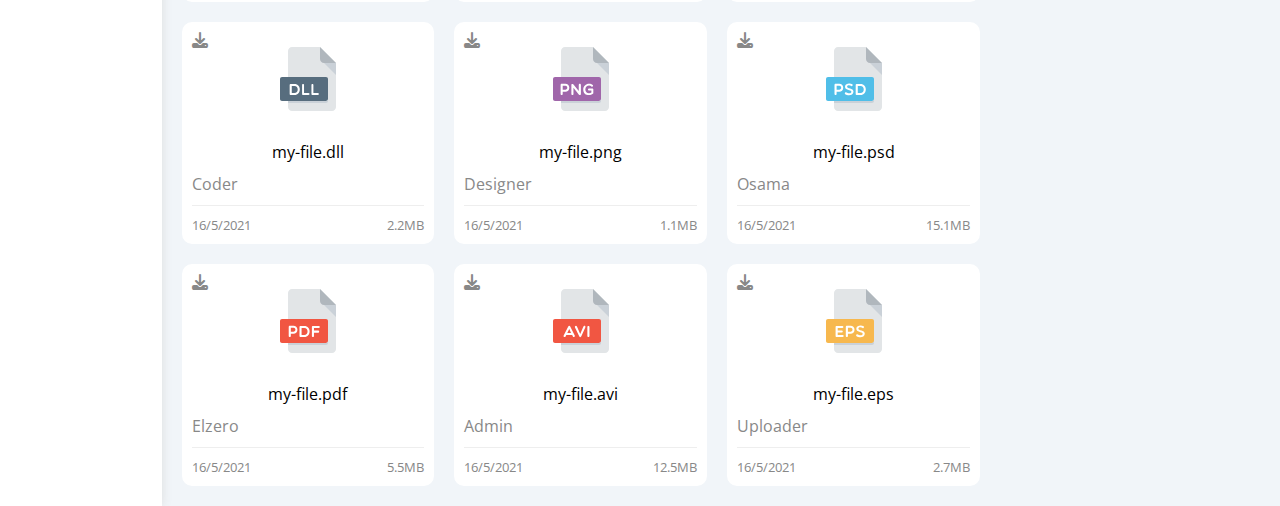
<file: files.html>
<!DOCTYPE html>
<html lang="en">
<head>
    <meta charset="UTF-8">
    <meta http-equiv="X-UA-Compatible" content="IE=edge">
    <meta name="viewport" content="width=device-width, initial-scale=1.0">
    <title>Files</title>
    <!-- Font Awesome Library -->
    <link rel="stylesheet" href="CSS/all.min.css">
    <!-- Framework File -->
    <link rel="stylesheet" href="CSS/framework-private.css">
    <!-- Main File Css -->
    <link rel="stylesheet" href="CSS/master.css">
    <!-- Fonts Google -->
    <link rel="preconnect" href="https://fonts.googleapis.com">
<link rel="preconnect" href="https://fonts.gstatic.com" crossorigin>
<link href="https://fonts.googleapis.com/css2?family=Open+Sans:wght@300;500&display=swap" rel="stylesheet">
</head>
<body>
    <div class="page d-flex">
        <div class="sidebar p-relative bg-white p-20">
            <h3 class="mt-0 p-relative text-c">Elzero</h3>
            <ul>
                <li>
                    <a href="index.html" class="d-flex align-c fs-14 rad-6 p-10 c-black">
                        <i class="fa-regular fa-chart-bar fa-fw"></i>
                        <span class="fs-14 ml-10">Dashboard</span>
                    </a>
                </li>
                <li>
                    <a href="settings.html" class="d-flex align-c fs-14 rad-6 p-10 c-black">
                        <i class="fa-solid fa-gear fa-fw"></i>
                        <span class="fs-14 ml-10">Settings</span>
                    </a>
                </li>
                <li>
                    <a href="profile.html" class="d-flex align-c fs-14 rad-6 p-10 c-black">
                        <i class="fa-regular fa-user fa-fw"></i>
                        <span class="fs-14 ml-10">Profile</span>
                    </a>
                </li>
                <li>
                    <a href="projects.html" class="d-flex align-c fs-14 rad-6 p-10 c-black">
                        <i class="fa-solid fa-diagram-project fa-fw"></i>
                        <span class="fs-14 ml-10">Projects</span>
                    </a>
                </li>
                <li>
                    <a href="courses.html" class="d-flex align-c fs-14 rad-6 p-10 c-black">
                        <i class="fa-solid fa-graduation-cap fa-fw"></i>
                        <span class="fs-14 ml-10">Courses</span>
                    </a>
                </li>
                <li>
                    <a href="friends.html" class="d-flex align-c fs-14 rad-6 p-10 c-black">
                        <i class="fa-regular fa-circle-user fa-fw"></i>
                        <span class="fs-14 ml-10">Friends</span>
                    </a>
                </li>
                <li>
                    <a href="files.html" class="active d-flex align-c fs-14 rad-6 p-10 c-black">
                        <i class="fa-regular fa-file fa-fw"></i>
                        <span class="fs-14 ml-10">Files</span>
                    </a>
                </li>
                <li>
                    <a href="plans.html" class="d-flex align-c fs-14 rad-6 p-10 c-black">
                        <i class="fa-regular fa-credit-card fa-fw"></i>
                        <span class="fs-14 ml-10">Plans</span>
                    </a>
                </li>
            </ul>
        </div>
        <div class="content w-full">
            <!-- Start Head -->
            <div class="head bg-white p-15 between-flex">
                <div class="search p-relative">
                    <input class="p-10 rad-10 border-ccc" type="search" placeholder="Type A Keyword">
                </div>
                <div class="icon d-flex align-c">
                    <span class="notification p-relative">
                        <i class="fa-regular fa-bell fa-lg"></i>
                    </span>
                    <img class="ml-15" src="image/avatar.png" alt="">
                </div>
            </div>
            <!-- End Head -->
            <h1 class="p-relative">Files</h1>
            <div class="files-page d-flex m-20 gap-20">
                <div class="file-stats bg-white p-20 rad-6">
                    <h2 class="mb-15">Files Statistics</h2>
                    <div class="d-flex align-c p-10 rad-6 mb-15 border-eee">
                        <i class="fa-regular fa-file-pdf fa-lg blue center-flex c-blue icon mr-10"></i>
                        <div class="info">
                            <span>PDF Files</span>
                            <span class="c-grey d-block fs-13">130</span>
                        </div>
                        <div class="size c-grey">6.5GB</div>
                    </div>
                    <div class="d-flex align-c p-10 rad-6 mb-15 border-eee">
                        <i class="fa-regular fa-images fa-lg green center-flex c-green icon mr-10"></i>
                        <div class="info">
                            <span>Images</span>
                            <span class="c-grey d-block fs-13">115 Files</span>
                        </div>
                        <div class="size c-grey">3.5GB</div>
                    </div>
                    <div class="d-flex align-c p-10 rad-6 mb-15 border-eee">
                        <i class="fa-regular fa-file-word fa-lg red center-flex c-red icon mr-10"></i>
                        <div class="info">
                            <span>Word  Files</span>
                            <span class="c-grey d-block fs-13">110 Files</span>
                        </div>
                        <div class="size c-grey">3.2GB</div>
                    </div>
                    <div class="d-flex align-c p-10 rad-6 mb-15 border-eee">
                        <i class="fa-solid fa-file-csv fa-lg orange center-flex c-orange icon mr-10"></i>
                        <div class="info">
                            <span>CSV  Files</span>
                            <span class="c-grey d-block fs-13">99 Files</span>
                        </div>
                        <div class="size c-grey">2.9GB</div>
                    </div>
                    <a href="#" class="upload bg-blue c-white fs-13 rad-6 w-fit d-block">
                        <i class="fa-solid fa-angles-up mr-10"></i>
                        Upload
                    </a>
                </div>
                <div class="file-content d-grid gap-20">
                    <div class="file bg-white p-10 rad-10 p-relative">
                        <i class="fa-solid fa-download c-grey p-absolute"></i>
                        <div class="text-c">
                            <img class="mb-15 mt-15" src="image/pdf.svg" alt="">
                        </div>
                        <div class="text-c mt-10 mb-10">
                            my-file.pdf
                        </div>
                        <p class="c-grey m-0">Elzero</p>
                        <div class="info between-flex mt-10 pt-10 bt-eee fs-13 c-grey">
                            <span>20/06/2020</span>
                            <span>5.5MB</span>
                        </div>
                    </div>
                    <div class="file bg-white p-10 rad-10 p-relative">
                        <i class="fa-solid fa-download c-grey p-absolute"></i>
                        <div class="text-c">
                            <img class="mb-15 mt-15" src="image/avi.svg" alt="">
                        </div>
                        <div class="text-c mt-10 mb-10">
                            my-file.avi
                        </div>
                        <p class="c-grey m-0">Admin</p>
                        <div class="info between-flex mt-10 pt-10 bt-eee fs-13 c-grey">
                            <span>16/5/2021</span>
                            <span>12.5MB</span>
                        </div>
                    </div>
                    <div class="file bg-white p-10 rad-10 p-relative">
                        <i class="fa-solid fa-download c-grey p-absolute"></i>
                        <div class="text-c">
                            <img class="mb-15 mt-15" src="image/eps.svg" alt="">
                        </div>
                        <div class="text-c mt-10 mb-10">
                            my-file.eps
                        </div>
                        <p class="c-grey m-0">Uploader</p>
                        <div class="info between-flex mt-10 pt-10 bt-eee fs-13 c-grey">
                            <span>16/5/2021</span>
                            <span>2.7MB</span>
                        </div>
                    </div>
                    <div class="file bg-white p-10 rad-10 p-relative">
                        <i class="fa-solid fa-download c-grey p-absolute"></i>
                        <div class="text-c">
                            <img class="mb-15 mt-15" src="image/psd.svg" alt="">
                        </div>
                        <div class="text-c mt-10 mb-10">
                            my-file.psd
                        </div>
                        <p class="c-grey m-0">Osama</p>
                        <div class="info between-flex mt-10 pt-10 bt-eee fs-13 c-grey">
                            <span>16/5/2021</span>
                            <span>15.1MB</span>
                        </div>
                    </div>
                    <div class="file bg-white p-10 rad-10 p-relative">
                        <i class="fa-solid fa-download c-grey p-absolute"></i>
                        <div class="text-c">
                            <img class="mb-15 mt-15" src="image/dll.svg" alt="">
                        </div>
                        <div class="text-c mt-10 mb-10">
                            my-file.dll
                        </div>
                        <p class="c-grey m-0">Coder</p>
                        <div class="info between-flex mt-10 pt-10 bt-eee fs-13 c-grey">
                            <span>16/5/2021</span>
                            <span>2.2MB</span>
                        </div>
                    </div>
                    <div class="file bg-white p-10 rad-10 p-relative">
                        <i class="fa-solid fa-download c-grey p-absolute"></i>
                        <div class="text-c">
                            <img class="mb-15 mt-15" src="image/png.svg" alt="">
                        </div>
                        <div class="text-c mt-10 mb-10">
                            my-file.png
                        </div>
                        <p class="c-grey m-0">Designer</p>
                        <div class="info between-flex mt-10 pt-10 bt-eee fs-13 c-grey">
                            <span>16/5/2021</span>
                            <span>1.1MB</span>
                        </div>
                    </div>
                    <div class="file bg-white p-10 rad-10 p-relative">
                        <i class="fa-solid fa-download c-grey p-absolute"></i>
                        <div class="text-c">
                            <img class="mb-15 mt-15" src="image/dll.svg" alt="">
                        </div>
                        <div class="text-c mt-10 mb-10">
                            my-file.dll
                        </div>
                        <p class="c-grey m-0">Coder</p>
                        <div class="info between-flex mt-10 pt-10 bt-eee fs-13 c-grey">
                            <span>16/5/2021</span>
                            <span>2.2MB</span>
                        </div>
                    </div>
                    <div class="file bg-white p-10 rad-10 p-relative">
                        <i class="fa-solid fa-download c-grey p-absolute"></i>
                        <div class="text-c">
                            <img class="mb-15 mt-15" src="image/png.svg" alt="">
                        </div>
                        <div class="text-c mt-10 mb-10">
                            my-file.png
                        </div>
                        <p class="c-grey m-0">Designer</p>
                        <div class="info between-flex mt-10 pt-10 bt-eee fs-13 c-grey">
                            <span>16/5/2021</span>
                            <span>1.1MB</span>
                        </div>
                    </div>
                    <div class="file bg-white p-10 rad-10 p-relative">
                        <i class="fa-solid fa-download c-grey p-absolute"></i>
                        <div class="text-c">
                            <img class="mb-15 mt-15" src="image/psd.svg" alt="">
                        </div>
                        <div class="text-c mt-10 mb-10">
                            my-file.psd
                        </div>
                        <p class="c-grey m-0">Osama</p>
                        <div class="info between-flex mt-10 pt-10 bt-eee fs-13 c-grey">
                            <span>16/5/2021</span>
                            <span>15.1MB</span>
                        </div>
                    </div>
                    <div class="file bg-white p-10 rad-10 p-relative">
                        <i class="fa-solid fa-download c-grey p-absolute"></i>
                        <div class="text-c">
                            <img class="mb-15 mt-15" src="image/pdf.svg" alt="">
                        </div>
                        <div class="text-c mt-10 mb-10">
                            my-file.pdf
                        </div>
                        <p class="c-grey m-0">Elzero</p>
                        <div class="info between-flex mt-10 pt-10 bt-eee fs-13 c-grey">
                            <span>16/5/2021</span>
                            <span>5.5MB</span>
                        </div>
                    </div>
                    <div class="file bg-white p-10 rad-10 p-relative">
                        <i class="fa-solid fa-download c-grey p-absolute"></i>
                        <div class="text-c">
                            <img class="mb-15 mt-15" src="image/avi.svg" alt="">
                        </div>
                        <div class="text-c mt-10 mb-10">
                            my-file.avi
                        </div>
                        <p class="c-grey m-0">Admin</p>
                        <div class="info between-flex mt-10 pt-10 bt-eee fs-13 c-grey">
                            <span>16/5/2021</span>
                            <span>12.5MB</span>
                        </div>
                    </div>
                    <div class="file bg-white p-10 rad-10 p-relative">
                        <i class="fa-solid fa-download c-grey p-absolute"></i>
                        <div class="text-c">
                            <img class="mb-15 mt-15" src="image/eps.svg" alt="">
                        </div>
                        <div class="text-c mt-10 mb-10">
                            my-file.eps
                        </div>
                        <p class="c-grey m-0">Uploader</p>
                        <div class="info between-flex mt-10 pt-10 bt-eee fs-13 c-grey">
                            <span>16/5/2021</span>
                            <span>2.7MB</span>
                        </div>
                    </div>
                    <div class="file bg-white p-10 rad-10 p-relative">
                        <i class="fa-solid fa-download c-grey p-absolute"></i>
                        <div class="text-c">
                            <img class="mb-15 mt-15" src="image/pdf.svg" alt="">
                        </div>
                        <div class="text-c mt-10 mb-10">
                            my-file.pdf
                        </div>
                        <p class="c-grey m-0">Elzero</p>
                        <div class="info between-flex mt-10 pt-10 bt-eee fs-13 c-grey">
                            <span>16/5/2021</span>
                            <span>5.5MB</span>
                        </div>
                    </div>
                    <div class="file bg-white p-10 rad-10 p-relative">
                        <i class="fa-solid fa-download c-grey p-absolute"></i>
                        <div class="text-c">
                            <img class="mb-15 mt-15" src="image/avi.svg" alt="">
                        </div>
                        <div class="text-c mt-10 mb-10">
                            my-file.avi
                        </div>
                        <p class="c-grey m-0">Admin</p>
                        <div class="info between-flex mt-10 pt-10 bt-eee fs-13 c-grey">
                            <span>16/5/2021</span>
                            <span>12.5MB</span>
                        </div>
                    </div>
                    <div class="file bg-white p-10 rad-10 p-relative">
                        <i class="fa-solid fa-download c-grey p-absolute"></i>
                        <div class="text-c">
                            <img class="mb-15 mt-15" src="image/eps.svg" alt="">
                        </div>
                        <div class="text-c mt-10 mb-10">
                            my-file.eps
                        </div>
                        <p class="c-grey m-0">Uploader</p>
                        <div class="info between-flex mt-10 pt-10 bt-eee fs-13 c-grey">
                            <span>16/5/2021</span>
                            <span>2.7MB</span>
                        </div>
                    </div>
                    <div class="file bg-white p-10 rad-10 p-relative">
                        <i class="fa-solid fa-download c-grey p-absolute"></i>
                        <div class="text-c">
                            <img class="mb-15 mt-15" src="image/psd.svg" alt="">
                        </div>
                        <div class="text-c mt-10 mb-10">
                            my-file.psd
                        </div>
                        <p class="c-grey m-0">Osama</p>
                        <div class="info between-flex mt-10 pt-10 bt-eee fs-13 c-grey">
                            <span>16/5/2021</span>
                            <span>15.1MB</span>
                        </div>
                    </div>
                    <div class="file bg-white p-10 rad-10 p-relative">
                        <i class="fa-solid fa-download c-grey p-absolute"></i>
                        <div class="text-c">
                            <img class="mb-15 mt-15" src="image/dll.svg" alt="">
                        </div>
                        <div class="text-c mt-10 mb-10">
                            my-file.dll
                        </div>
                        <p class="c-grey m-0">Coder</p>
                        <div class="info between-flex mt-10 pt-10 bt-eee fs-13 c-grey">
                            <span>16/5/2021</span>
                            <span>2.2MB</span>
                        </div>
                    </div>
                    <div class="file bg-white p-10 rad-10 p-relative">
                        <i class="fa-solid fa-download c-grey p-absolute"></i>
                        <div class="text-c">
                            <img class="mb-15 mt-15" src="image/png.svg" alt="">
                        </div>
                        <div class="text-c mt-10 mb-10">
                            my-file.png
                        </div>
                        <p class="c-grey m-0">Designer</p>
                        <div class="info between-flex mt-10 pt-10 bt-eee fs-13 c-grey">
                            <span>16/5/2021</span>
                            <span>1.1MB</span>
                        </div>
                    </div>
                    <div class="file bg-white p-10 rad-10 p-relative">
                        <i class="fa-solid fa-download c-grey p-absolute"></i>
                        <div class="text-c">
                            <img class="mb-15 mt-15" src="image/dll.svg" alt="">
                        </div>
                        <div class="text-c mt-10 mb-10">
                            my-file.dll
                        </div>
                        <p class="c-grey m-0">Coder</p>
                        <div class="info between-flex mt-10 pt-10 bt-eee fs-13 c-grey">
                            <span>16/5/2021</span>
                            <span>2.2MB</span>
                        </div>
                    </div>
                    <div class="file bg-white p-10 rad-10 p-relative">
                        <i class="fa-solid fa-download c-grey p-absolute"></i>
                        <div class="text-c">
                            <img class="mb-15 mt-15" src="image/png.svg" alt="">
                        </div>
                        <div class="text-c mt-10 mb-10">
                            my-file.png
                        </div>
                        <p class="c-grey m-0">Designer</p>
                        <div class="info between-flex mt-10 pt-10 bt-eee fs-13 c-grey">
                            <span>16/5/2021</span>
                            <span>1.1MB</span>
                        </div>
                    </div>
                    <div class="file bg-white p-10 rad-10 p-relative">
                        <i class="fa-solid fa-download c-grey p-absolute"></i>
                        <div class="text-c">
                            <img class="mb-15 mt-15" src="image/psd.svg" alt="">
                        </div>
                        <div class="text-c mt-10 mb-10">
                            my-file.psd
                        </div>
                        <p class="c-grey m-0">Osama</p>
                        <div class="info between-flex mt-10 pt-10 bt-eee fs-13 c-grey">
                            <span>16/5/2021</span>
                            <span>15.1MB</span>
                        </div>
                    </div>
                    <div class="file bg-white p-10 rad-10 p-relative">
                        <i class="fa-solid fa-download c-grey p-absolute"></i>
                        <div class="text-c">
                            <img class="mb-15 mt-15" src="image/pdf.svg" alt="">
                        </div>
                        <div class="text-c mt-10 mb-10">
                            my-file.pdf
                        </div>
                        <p class="c-grey m-0">Elzero</p>
                        <div class="info between-flex mt-10 pt-10 bt-eee fs-13 c-grey">
                            <span>16/5/2021</span>
                            <span>5.5MB</span>
                        </div>
                    </div>
                    <div class="file bg-white p-10 rad-10 p-relative">
                        <i class="fa-solid fa-download c-grey p-absolute"></i>
                        <div class="text-c">
                            <img class="mb-15 mt-15" src="image/avi.svg" alt="">
                        </div>
                        <div class="text-c mt-10 mb-10">
                            my-file.avi
                        </div>
                        <p class="c-grey m-0">Admin</p>
                        <div class="info between-flex mt-10 pt-10 bt-eee fs-13 c-grey">
                            <span>16/5/2021</span>
                            <span>12.5MB</span>
                        </div>
                    </div>
                    <div class="file bg-white p-10 rad-10 p-relative">
                        <i class="fa-solid fa-download c-grey p-absolute"></i>
                        <div class="text-c">
                            <img class="mb-15 mt-15" src="image/eps.svg" alt="">
                        </div>
                        <div class="text-c mt-10 mb-10">
                            my-file.eps
                        </div>
                        <p class="c-grey m-0">Uploader</p>
                        <div class="info between-flex mt-10 pt-10 bt-eee fs-13 c-grey">
                            <span>16/5/2021</span>
                            <span>2.7MB</span>
                        </div>
                    </div>
                </div>
            </div>
    </div>
    </div>
</body>
</html>
</file>
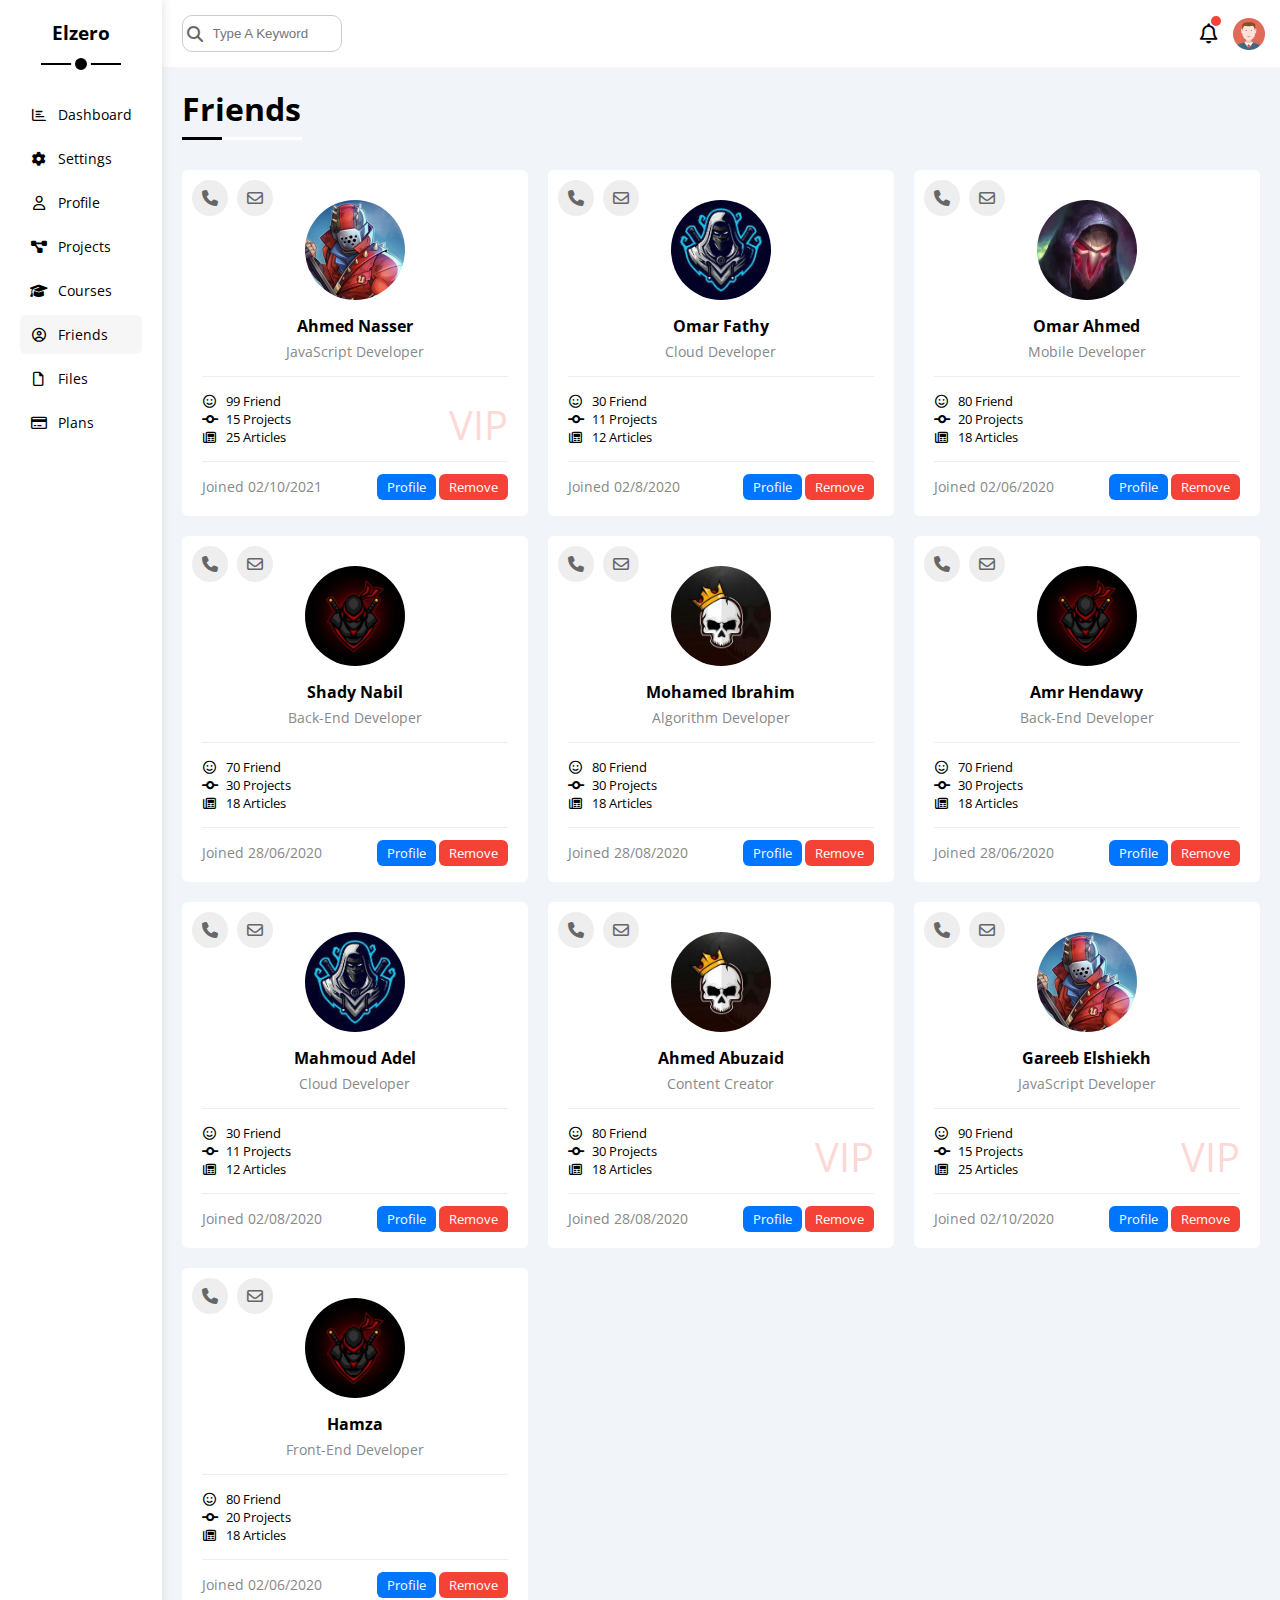
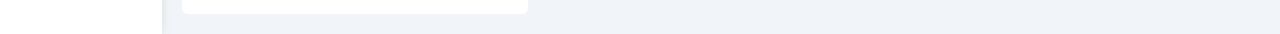
<file: friends.html>
<!DOCTYPE html>
<html lang="en">
<head>
    <meta charset="UTF-8">
    <meta http-equiv="X-UA-Compatible" content="IE=edge">
    <meta name="viewport" content="width=device-width, initial-scale=1.0">
    <title>Friends</title>
    <!-- Font Awesome Library -->
    <link rel="stylesheet" href="CSS/all.min.css">
    <!-- Framework File -->
    <link rel="stylesheet" href="CSS/framework-private.css">
    <!-- Main File Css -->
    <link rel="stylesheet" href="CSS/master.css">
    <!-- Fonts Google -->
    <link rel="preconnect" href="https://fonts.googleapis.com">
<link rel="preconnect" href="https://fonts.gstatic.com" crossorigin>
<link href="https://fonts.googleapis.com/css2?family=Open+Sans:wght@300;500&display=swap" rel="stylesheet">
</head>
<body>
    <div class="page d-flex">
        <div class="sidebar p-relative bg-white p-20">
            <h3 class="mt-0 p-relative text-c">Elzero</h3>
            <ul>
                <li>
                    <a href="index.html" class="d-flex align-c fs-14 rad-6 p-10 c-black">
                        <i class="fa-regular fa-chart-bar fa-fw"></i>
                        <span class="fs-14 ml-10">Dashboard</span>
                    </a>
                </li>
                <li>
                    <a href="settings.html" class="d-flex align-c fs-14 rad-6 p-10 c-black">
                        <i class="fa-solid fa-gear fa-fw"></i>
                        <span class="fs-14 ml-10">Settings</span>
                    </a>
                </li>
                <li>
                    <a href="profile.html" class="d-flex align-c fs-14 rad-6 p-10 c-black">
                        <i class="fa-regular fa-user fa-fw"></i>
                        <span class="fs-14 ml-10">Profile</span>
                    </a>
                </li>
                <li>
                    <a href="projects.html" class="d-flex align-c fs-14 rad-6 p-10 c-black">
                        <i class="fa-solid fa-diagram-project fa-fw"></i>
                        <span class="fs-14 ml-10">Projects</span>
                    </a>
                </li>
                <li>
                    <a href="courses.html" class="d-flex align-c fs-14 rad-6 p-10 c-black">
                        <i class="fa-solid fa-graduation-cap fa-fw"></i>
                        <span class="fs-14 ml-10">Courses</span>
                    </a>
                </li>
                <li>
                    <a href="friends.html" class="active d-flex align-c fs-14 rad-6 p-10 c-black">
                        <i class="fa-regular fa-circle-user fa-fw"></i>
                        <span class="fs-14 ml-10">Friends</span>
                    </a>
                </li>
                <li>
                    <a href="files.html" class="d-flex align-c fs-14 rad-6 p-10 c-black">
                        <i class="fa-regular fa-file fa-fw"></i>
                        <span class="fs-14 ml-10">Files</span>
                    </a>
                </li>
                <li>
                    <a href="plans.html" class="d-flex align-c fs-14 rad-6 p-10 c-black">
                        <i class="fa-regular fa-credit-card fa-fw"></i>
                        <span class="fs-14 ml-10">Plans</span>
                    </a>
                </li>
            </ul>
        </div>
        <div class="content w-full">
            <!-- Start Head -->
            <div class="head bg-white p-15 between-flex">
                <div class="search p-relative">
                    <input class="p-10 rad-10 border-ccc" type="search" placeholder="Type A Keyword">
                </div>
                <div class="icon d-flex align-c">
                    <span class="notification p-relative">
                        <i class="fa-regular fa-bell fa-lg"></i>
                    </span>
                    <img class="ml-15" src="image/avatar.png" alt="">
                </div>
            </div>
            <!-- End Head -->
            <h1 class="p-relative">Friends</h1>
            <div class="friends-page d-grid m-20 gap-20">
                <div class="friend bg-white rad-6 p-relative p-20">
                    <div class="contact">
                        <i class="fa-solid fa-phone"></i>
                        <i class="fa-regular fa-envelope"></i>
                    </div>
                    <div class="text-c">
                        <img class="rad-half w-100 h-100 mt-10 mb-10" src="image/friend-01.jpg" alt="">
                        <h4 class="m-0">Ahmed Nasser</h4>
                        <p class="c-grey fs-14 mt-5 mb-0">JavaScript Developer</p>
                    </div>
                    <div class="icons p-relative mt-15 pt-15 bt-eee fs-13">
                        <div class="mb15">
                            <i class="fa-regular fa-face-smile fa-fw"></i>
                            <span>99 Friend</span>
                        </div>
                        <div class="mb15">
                            <i class="fa-solid fa-code-commit fa-fw"></i>
                            <span>15 Projects</span>
                        </div>
                        <div class="mb15">
                            <i class="fa-regular fa-newspaper fa-fw"></i>
                            <span>25 Articles</span>
                        </div>
                        <span class="vip">Vip</span>
                    </div>
                    <div class="info mt-15 pt-15 bt-eee between-flex fs-13">
                        <span class="c-grey fs-14">Joined 02/10/2021</span>
                        <div>
                            <a class="bg-blue c-white btn-shape" href="profile.html">Profile</a>
                            <a class="bg-red c-white btn-shape" href="#">Remove</a>
                        </div>
                    </div>
                </div>
                <div class="friend bg-white rad-6 p-relative p-20">
                    <div class="contact">
                        <i class="fa-solid fa-phone"></i>
                        <i class="fa-regular fa-envelope"></i>
                    </div>
                    <div class="text-c">
                        <img class="rad-half w-100 h-100 mt-10 mb-10" src="image/friend-02.jpg" alt="">
                        <h4 class="m-0">Omar Fathy</h4>
                        <p class="c-grey fs-14 mt-5 mb-0">Cloud Developer</p>
                    </div>
                    <div class="icons p-relative mt-15 pt-15 bt-eee fs-13">
                        <div class="mb15">
                            <i class="fa-regular fa-face-smile fa-fw"></i>
                            <span>30 Friend</span>
                        </div>
                        <div class="mb15">
                            <i class="fa-solid fa-code-commit fa-fw"></i>
                            <span>11 Projects</span>
                        </div>
                        <div class="mb15">
                            <i class="fa-regular fa-newspaper fa-fw"></i>
                            <span>12 Articles</span>
                        </div>
                    </div>
                    <div class="info mt-15 pt-15 bt-eee between-flex fs-13">
                        <span class="c-grey fs-14">Joined 02/8/2020</span>
                        <div>
                            <a class="bg-blue c-white btn-shape" href="profile.html">Profile</a>
                            <a class="bg-red c-white btn-shape" href="#">Remove</a>
                        </div>
                    </div>
                </div>
                <div class="friend bg-white rad-6 p-relative p-20">
                    <div class="contact">
                        <i class="fa-solid fa-phone"></i>
                        <i class="fa-regular fa-envelope"></i>
                    </div>
                    <div class="text-c">
                        <img class="rad-half w-100 h-100 mt-10 mb-10" src="image/friend-03.jpg" alt="">
                        <h4 class="m-0">Omar Ahmed</h4>
                        <p class="c-grey fs-14 mt-5 mb-0">Mobile  Developer</p>
                    </div>
                    <div class="icons p-relative mt-15 pt-15 bt-eee fs-13">
                        <div class="mb15">
                            <i class="fa-regular fa-face-smile fa-fw"></i>
                            <span>80 Friend</span>
                        </div>
                        <div class="mb15">
                            <i class="fa-solid fa-code-commit fa-fw"></i>
                            <span>20 Projects</span>
                        </div>
                        <div class="mb15">
                            <i class="fa-regular fa-newspaper fa-fw"></i>
                            <span>18 Articles</span>
                        </div>
                    </div>
                    <div class="info mt-15 pt-15 bt-eee between-flex fs-13">
                        <span class="c-grey fs-14">Joined 02/06/2020</span>
                        <div>
                            <a class="bg-blue c-white btn-shape" href="profile.html">Profile</a>
                            <a class="bg-red c-white btn-shape" href="#">Remove</a>
                        </div>
                    </div>
                </div>
                <div class="friend bg-white rad-6 p-relative p-20">
                    <div class="contact">
                        <i class="fa-solid fa-phone"></i>
                        <i class="fa-regular fa-envelope"></i>
                    </div>
                    <div class="text-c">
                        <img class="rad-half w-100 h-100 mt-10 mb-10" src="image/friend-04.jpg" alt="">
                        <h4 class="m-0">Shady Nabil</h4>   
                        <p class="c-grey fs-14 mt-5 mb-0">Back-End Developer</p>
                    </div>
                    <div class="icons p-relative mt-15 pt-15 bt-eee fs-13">
                        <div class="mb15">
                            <i class="fa-regular fa-face-smile fa-fw"></i>
                            <span>70 Friend</span>
                        </div>
                        <div class="mb15">
                            <i class="fa-solid fa-code-commit fa-fw"></i>
                            <span>30 Projects</span>
                        </div>
                        <div class="mb15">
                            <i class="fa-regular fa-newspaper fa-fw"></i>
                            <span>18 Articles</span>
                        </div>
                    </div>
                    <div class="info mt-15 pt-15 bt-eee between-flex fs-13">
                        <span class="c-grey fs-14">Joined 28/06/2020</span>
                        <div>
                            <a class="bg-blue c-white btn-shape" href="profile.html">Profile</a>
                            <a class="bg-red c-white btn-shape" href="#">Remove</a>
                        </div>
                    </div>
                </div>
                <div class="friend bg-white rad-6 p-relative p-20">
                    <div class="contact">
                        <i class="fa-solid fa-phone"></i>
                        <i class="fa-regular fa-envelope"></i>
                    </div>
                    <div class="text-c">
                        <img class="rad-half w-100 h-100 mt-10 mb-10" src="image/friend-05.jpg" alt="">
                        <h4 class="m-0">Mohamed Ibrahim</h4>
                        <p class="c-grey fs-14 mt-5 mb-0">Algorithm  Developer</p>
                    </div>
                    <div class="icons p-relative mt-15 pt-15 bt-eee fs-13">
                        <div class="mb15">
                            <i class="fa-regular fa-face-smile fa-fw"></i>
                            <span>80 Friend</span>
                        </div>
                        <div class="mb15">
                            <i class="fa-solid fa-code-commit fa-fw"></i>
                            <span>30 Projects</span>
                        </div>
                        <div class="mb15">
                            <i class="fa-regular fa-newspaper fa-fw"></i>
                            <span>18 Articles</span>
                        </div>
                    </div>
                    <div class="info mt-15 pt-15 bt-eee between-flex fs-13">
                        <span class="c-grey fs-14">Joined 28/08/2020</span>
                        <div>
                            <a class="bg-blue c-white btn-shape" href="profile.html">Profile</a>
                            <a class="bg-red c-white btn-shape" href="#">Remove</a>
                        </div>
                    </div>
                </div>
                <div class="friend bg-white rad-6 p-relative p-20">
                    <div class="contact">
                        <i class="fa-solid fa-phone"></i>
                        <i class="fa-regular fa-envelope"></i>
                    </div>
                    <div class="text-c">
                        <img class="rad-half w-100 h-100 mt-10 mb-10" src="image/friend-04.jpg" alt="">
                        <h4 class="m-0">Amr Hendawy</h4>
                        <p class="c-grey fs-14 mt-5 mb-0">Back-End Developer</p>
                    </div>
                    <div class="icons p-relative mt-15 pt-15 bt-eee fs-13">
                        <div class="mb15">
                            <i class="fa-regular fa-face-smile fa-fw"></i>
                            <span>70 Friend</span>
                        </div>
                        <div class="mb15">
                            <i class="fa-solid fa-code-commit fa-fw"></i>
                            <span>30 Projects</span>
                        </div>
                        <div class="mb15">
                            <i class="fa-regular fa-newspaper fa-fw"></i>
                            <span>18 Articles</span>
                        </div>
                    </div>
                    <div class="info mt-15 pt-15 bt-eee between-flex fs-13">
                        <span class="c-grey fs-14">Joined 28/06/2020</span>
                        <div>
                            <a class="bg-blue c-white btn-shape" href="profile.html">Profile</a>
                            <a class="bg-red c-white btn-shape" href="#">Remove</a>
                        </div>
                    </div>
                </div>
                <div class="friend bg-white rad-6 p-relative p-20">
                    <div class="contact">
                        <i class="fa-solid fa-phone"></i>
                        <i class="fa-regular fa-envelope"></i>
                    </div>
                    <div class="text-c">
                        <img class="rad-half w-100 h-100 mt-10 mb-10" src="image/friend-02.jpg" alt="">
                        <h4 class="m-0">Mahmoud Adel</h4>
                        <p class="c-grey fs-14 mt-5 mb-0">Cloud  Developer</p>
                    </div>
                    <div class="icons p-relative mt-15 pt-15 bt-eee fs-13">
                        <div class="mb15">
                            <i class="fa-regular fa-face-smile fa-fw"></i>
                            <span>30 Friend</span>
                        </div>
                        <div class="mb15">
                            <i class="fa-solid fa-code-commit fa-fw"></i>
                            <span>11 Projects</span>
                        </div>
                        <div class="mb15">
                            <i class="fa-regular fa-newspaper fa-fw"></i>
                            <span>12 Articles</span>
                        </div>
                    </div>
                    <div class="info mt-15 pt-15 bt-eee between-flex fs-13">
                        <span class="c-grey fs-14">Joined 02/08/2020</span>
                        <div>
                            <a class="bg-blue c-white btn-shape" href="profile.html">Profile</a>
                            <a class="bg-red c-white btn-shape" href="#">Remove</a>
                        </div>
                    </div>
                </div>
                <div class="friend bg-white rad-6 p-relative p-20">
                    <div class="contact">
                        <i class="fa-solid fa-phone"></i>
                        <i class="fa-regular fa-envelope"></i>
                    </div>
                    <div class="text-c">
                        <img class="rad-half w-100 h-100 mt-10 mb-10" src="image/friend-05.jpg" alt="">
                        <h4 class="m-0">Ahmed Abuzaid</h4>
                        <p class="c-grey fs-14 mt-5 mb-0">Content Creator</p>
                    </div>
                    <div class="icons p-relative mt-15 pt-15 bt-eee fs-13">
                        <div class="mb15">
                            <i class="fa-regular fa-face-smile fa-fw"></i>
                            <span>80 Friend</span>
                        </div>
                        <div class="mb15">
                            <i class="fa-solid fa-code-commit fa-fw"></i>
                            <span>30 Projects</span>
                        </div>
                        <div class="mb15">
                            <i class="fa-regular fa-newspaper fa-fw"></i>
                            <span>18 Articles</span>
                        </div>
                        <span class="vip">Vip</span>
                    </div>
                    <div class="info mt-15 pt-15 bt-eee between-flex fs-13">
                        <span class="c-grey fs-14">Joined 28/08/2020</span>
                        <div>
                            <a class="bg-blue c-white btn-shape" href="profile.html">Profile</a>
                            <a class="bg-red c-white btn-shape" href="#">Remove</a>
                        </div>
                    </div>
                </div>
                <div class="friend bg-white rad-6 p-relative p-20">
                    <div class="contact">
                        <i class="fa-solid fa-phone"></i>
                        <i class="fa-regular fa-envelope"></i>
                    </div>
                    <div class="text-c">
                        <img class="rad-half w-100 h-100 mt-10 mb-10" src="image/friend-01.jpg" alt="">
                        <h4 class="m-0">Gareeb Elshiekh</h4>
                        <p class="c-grey fs-14 mt-5 mb-0">JavaScript Developer</p>
                    </div>
                    <div class="icons p-relative mt-15 pt-15 bt-eee fs-13">
                        <div class="mb15">
                            <i class="fa-regular fa-face-smile fa-fw"></i>
                            <span>90 Friend</span>
                        </div>
                        <div class="mb15">
                            <i class="fa-solid fa-code-commit fa-fw"></i>
                            <span>15 Projects</span>
                        </div>
                        <div class="mb15">
                            <i class="fa-regular fa-newspaper fa-fw"></i>
                            <span>25 Articles</span>
                        </div>
                        <span class="vip">Vip</span>
                    </div>
                    <div class="info mt-15 pt-15 bt-eee between-flex fs-13">
                        <span class="c-grey fs-14">Joined 02/10/2020</span>
                        <div>
                            <a class="bg-blue c-white btn-shape" href="profile.html">Profile</a>
                            <a class="bg-red c-white btn-shape" href="#">Remove</a>
                        </div>
                    </div>
                </div>
                <div class="friend bg-white rad-6 p-relative p-20">
                    <div class="contact">
                        <i class="fa-solid fa-phone"></i>
                        <i class="fa-regular fa-envelope"></i>
                    </div>
                    <div class="text-c">
                        <img class="rad-half w-100 h-100 mt-10 mb-10" src="image/friend-04.jpg" alt="">
                        <h4 class="m-0">Hamza</h4>
                        <p class="c-grey fs-14 mt-5 mb-0">Front-End Developer</p>
                    </div>
                    <div class="icons p-relative mt-15 pt-15 bt-eee fs-13">
                        <div class="mb15">
                            <i class="fa-regular fa-face-smile fa-fw"></i>
                            <span>80 Friend</span>
                        </div>
                        <div class="mb15">
                            <i class="fa-solid fa-code-commit fa-fw"></i>
                            <span>20 Projects</span>
                        </div>
                        <div class="mb15">
                            <i class="fa-regular fa-newspaper fa-fw"></i>
                            <span>18 Articles</span>
                        </div>
                    </div>
                    <div class="info mt-15 pt-15 bt-eee between-flex fs-13">
                        <span class="c-grey fs-14">Joined 02/06/2020</span>
                        <div>
                            <a class="bg-blue c-white btn-shape" href="profile.html">Profile</a>
                            <a class="bg-red c-white btn-shape" href="#">Remove</a>
                        </div>
                    </div>
                </div>
            </div>
    </div>
    </div>
</body>
</html>
</file>
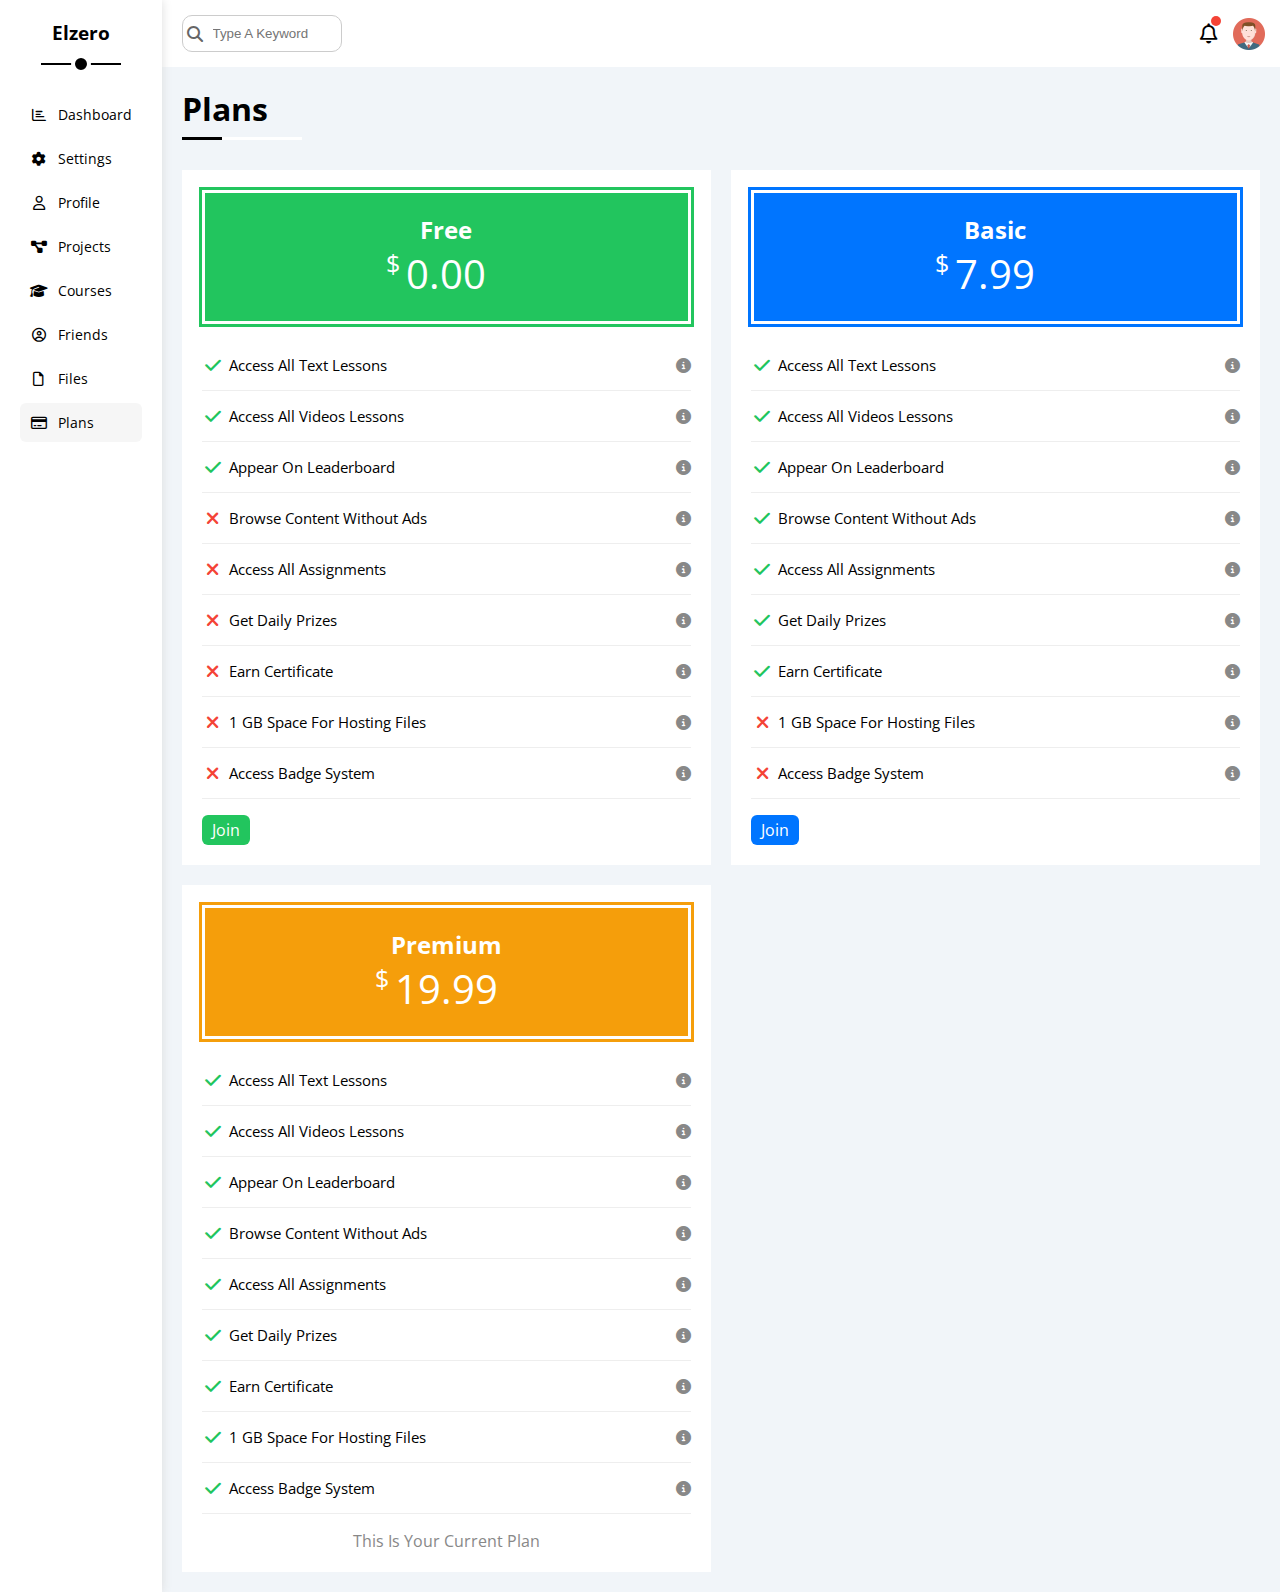
<file: plans.html>
<!DOCTYPE html>
<html lang="en">
<head>
    <meta charset="UTF-8">
    <meta http-equiv="X-UA-Compatible" content="IE=edge">
    <meta name="viewport" content="width=device-width, initial-scale=1.0">
    <title>Plans</title>
    <!-- Font Awesome Library -->
    <link rel="stylesheet" href="CSS/all.min.css">
    <!-- Framework File -->
    <link rel="stylesheet" href="CSS/framework-private.css">
    <!-- Main File Css -->
    <link rel="stylesheet" href="CSS/master.css">
    <!-- Fonts Google -->
    <link rel="preconnect" href="https://fonts.googleapis.com">
<link rel="preconnect" href="https://fonts.gstatic.com" crossorigin>
<link href="https://fonts.googleapis.com/css2?family=Open+Sans:wght@300;500&display=swap" rel="stylesheet">
</head>
<body>
    <div class="page d-flex">
        <div class="sidebar p-relative bg-white p-20">
            <h3 class="mt-0 p-relative text-c">Elzero</h3>
            <ul>
                <li>
                    <a href="index.html" class="d-flex align-c fs-14 rad-6 p-10 c-black">
                        <i class="fa-regular fa-chart-bar fa-fw"></i>
                        <span class="fs-14 ml-10">Dashboard</span>
                    </a>
                </li>
                <li>
                    <a href="settings.html" class="d-flex align-c fs-14 rad-6 p-10 c-black">
                        <i class="fa-solid fa-gear fa-fw"></i>
                        <span class="fs-14 ml-10">Settings</span>
                    </a>
                </li>
                <li>
                    <a href="profile.html" class="d-flex align-c fs-14 rad-6 p-10 c-black">
                        <i class="fa-regular fa-user fa-fw"></i>
                        <span class="fs-14 ml-10">Profile</span>
                    </a>
                </li>
                <li>
                    <a href="projects.html" class="d-flex align-c fs-14 rad-6 p-10 c-black">
                        <i class="fa-solid fa-diagram-project fa-fw"></i>
                        <span class="fs-14 ml-10">Projects</span>
                    </a>
                </li>
                <li>
                    <a href="courses.html" class="d-flex align-c fs-14 rad-6 p-10 c-black">
                        <i class="fa-solid fa-graduation-cap fa-fw"></i>
                        <span class="fs-14 ml-10">Courses</span>
                    </a>
                </li>
                <li>
                    <a href="friends.html" class="d-flex align-c fs-14 rad-6 p-10 c-black">
                        <i class="fa-regular fa-circle-user fa-fw"></i>
                        <span class="fs-14 ml-10">Friends</span>
                    </a>
                </li>
                <li>
                    <a href="files.html" class="d-flex align-c fs-14 rad-6 p-10 c-black">
                        <i class="fa-regular fa-file fa-fw"></i>
                        <span class="fs-14 ml-10">Files</span>
                    </a>
                </li>
                <li>
                    <a href="plans.html" class="active d-flex align-c fs-14 rad-6 p-10 c-black">
                        <i class="fa-regular fa-credit-card fa-fw"></i>
                        <span class="fs-14 ml-10">Plans</span>
                    </a>
                </li>
            </ul>
        </div>
        <div class="content w-full">
            <!-- Start Head -->
            <div class="head bg-white p-15 between-flex">
                <div class="search p-relative">
                    <input class="p-10 rad-10 border-ccc" type="search" placeholder="Type A Keyword">
                </div>
                <div class="icon d-flex align-c">
                    <span class="notification p-relative">
                        <i class="fa-regular fa-bell fa-lg"></i>
                    </span>
                    <img class="ml-15" src="image/avatar.png" alt="">
                </div>
            </div>
            <!-- End Head -->
            <h1 class="p-relative">Plans</h1>
            <div class="plans-page d-grid gap-20 m-20">
                <div class="plan bg-white p-20 green">
                    <div class="top text-c p-20 bg-green">
                        <h2 class="m-0 c-white">Free</h2>
                        <div class="price c-white"><span>$</span>0.00</div>
                    </div>
                    <ul>
                        <li>
                            <i class="fa-solid fa-check fa-fw yes"></i>
                            Access All Text Lessons
                            <i class="fa-solid fa-circle-info help"></i>
                        </li>
                        <li>
                            <i class="fa-solid fa-check fa-fw yes"></i>
                            Access All Videos  Lessons
                            <i class="fa-solid fa-circle-info help"></i>
                        </li>
                        <li>
                            <i class="fa-solid fa-check fa-fw yes"></i>
                            Appear On Leaderboard
                            <i class="fa-solid fa-circle-info help"></i>
                        </li>
                        <li>
                            <i class="fa-solid fa-xmark fa-fw"></i>
                            Browse Content Without Ads
                            <i class="fa-solid fa-circle-info help"></i>
                        </li>
                        <li>
                            <i class="fa-solid fa-xmark fa-fw"></i>
                            Access All Assignments
                            <i class="fa-solid fa-circle-info help"></i>
                        </li>
                        <li>
                            <i class="fa-solid fa-xmark fa-fw"></i>
                            Get Daily Prizes
                            <i class="fa-solid fa-circle-info help"></i>
                        </li>
                        <li>
                            <i class="fa-solid fa-xmark fa-fw"></i>
                            Earn Certificate
                            <i class="fa-solid fa-circle-info help"></i>
                        </li>
                        <li>
                            <i class="fa-solid fa-xmark fa-fw"></i>
                            1 GB Space For Hosting Files
                            <i class="fa-solid fa-circle-info help"></i>
                        </li>
                        <li>
                            <i class="fa-solid fa-xmark fa-fw"></i>
                            Access Badge System
                            <i class="fa-solid fa-circle-info help"></i>
                        </li>
                    </ul>
                    <a class="bg-green c-white d-block btn-shape w-fit" href="#">Join</a>
                </div>
                <div class="plan bg-white p-20 blue">
                    <div class="top text-c p-20 bg-blue">
                        <h2 class="m-0 c-white">Basic</h2>
                        <div class="price c-white"><span>$</span>7.99</div>
                    </div>
                    <ul>
                        <li>
                            <i class="fa-solid fa-check fa-fw yes"></i>
                            Access All Text Lessons
                            <i class="fa-solid fa-circle-info help"></i>
                        </li>
                        <li>
                            <i class="fa-solid fa-check fa-fw yes"></i>
                            Access All Videos  Lessons
                            <i class="fa-solid fa-circle-info help"></i>
                        </li>
                        <li>
                            <i class="fa-solid fa-check fa-fw yes"></i>
                            Appear On Leaderboard
                            <i class="fa-solid fa-circle-info help"></i>
                        </li>
                        <li>
                            <i class="fa-solid fa-check fa-fw yes"></i>
                            Browse Content Without Ads
                            <i class="fa-solid fa-circle-info help"></i>
                        </li>
                        <li>
                            <i class="fa-solid fa-check fa-fw yes"></i>
                            Access All Assignments
                            <i class="fa-solid fa-circle-info help"></i>
                        </li>
                        <li>
                            <i class="fa-solid fa-check fa-fw yes"></i>
                            Get Daily Prizes
                            <i class="fa-solid fa-circle-info help"></i>
                        </li>
                        <li>
                            <i class="fa-solid fa-check fa-fw yes"></i>
                            Earn Certificate
                            <i class="fa-solid fa-circle-info help"></i>
                        </li>
                        <li>
                            <i class="fa-solid fa-xmark fa-fw"></i>
                            1 GB Space For Hosting Files
                            <i class="fa-solid fa-circle-info help"></i>
                        </li>
                        <li>
                            <i class="fa-solid fa-xmark fa-fw"></i>
                            Access Badge System
                            <i class="fa-solid fa-circle-info help"></i>
                        </li>
                    </ul>
                    <a class="bg-blue c-white d-block btn-shape w-fit" href="#">Join</a>
                </div>
                <div class="plan bg-white p-20 orange">
                    <div class="top text-c p-20 bg-orange">
                        <h2 class="m-0 c-white">Premium</h2>
                        <div class="price c-white"><span>$</span>19.99</div>
                    </div>
                    <ul>
                        <li>
                            <i class="fa-solid fa-check fa-fw yes"></i>
                            Access All Text Lessons
                            <i class="fa-solid fa-circle-info help"></i>
                        </li>
                        <li>
                            <i class="fa-solid fa-check fa-fw yes"></i>
                            Access All Videos  Lessons
                            <i class="fa-solid fa-circle-info help"></i>
                        </li>
                        <li>
                            <i class="fa-solid fa-check fa-fw yes"></i>
                            Appear On Leaderboard
                            <i class="fa-solid fa-circle-info help"></i>
                        </li>
                        <li>
                            <i class="fa-solid fa-check fa-fw yes"></i>
                            Browse Content Without Ads
                            <i class="fa-solid fa-circle-info help"></i>
                        </li>
                        <li>
                            <i class="fa-solid fa-check fa-fw yes"></i>
                            Access All Assignments
                            <i class="fa-solid fa-circle-info help"></i>
                        </li>
                        <li>
                            <i class="fa-solid fa-check fa-fw yes"></i>
                            Get Daily Prizes
                            <i class="fa-solid fa-circle-info help"></i>
                        </li>
                        <li>
                            <i class="fa-solid fa-check fa-fw yes"></i>
                            Earn Certificate
                            <i class="fa-solid fa-circle-info help"></i>
                        </li>
                        <li>
                            <i class="fa-solid fa-check fa-fw yes"></i>
                            1 GB Space For Hosting Files
                            <i class="fa-solid fa-circle-info help"></i>
                        </li>
                        <li>
                            <i class="fa-solid fa-check fa-fw yes"></i>
                            Access Badge System
                            <i class="fa-solid fa-circle-info help"></i>
                        </li>
                    </ul>
                    <p class="c-grey m-0 text-c">This Is Your Current Plan</p>
                </div>
            </div>
    </div>
    </div>
</body>
</html>
</file>
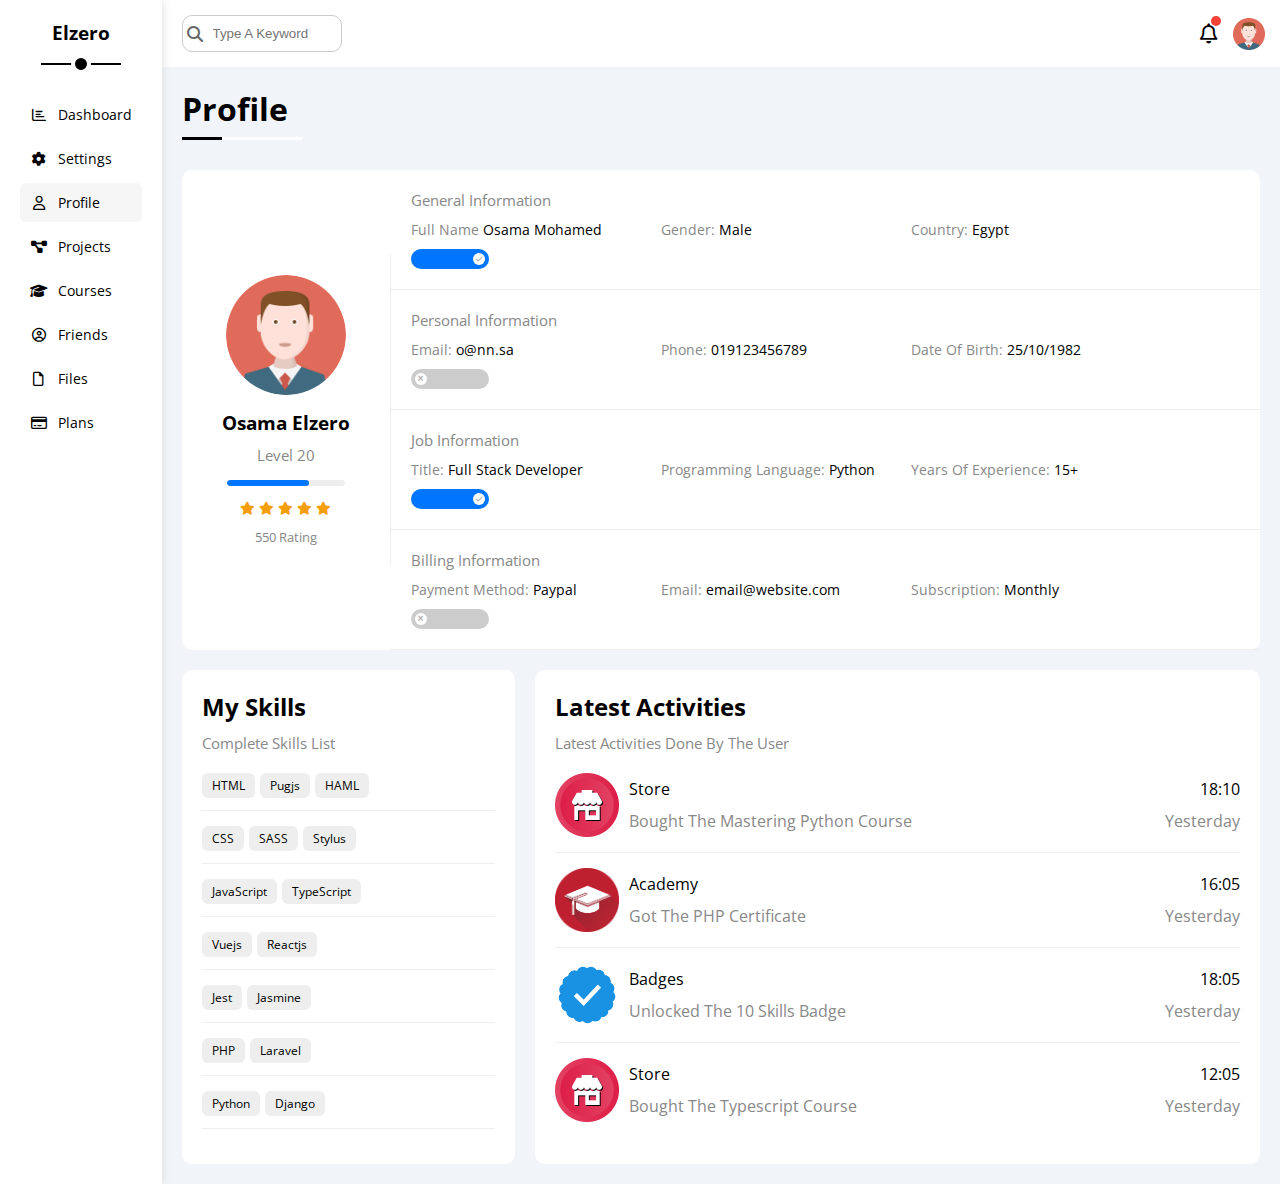
<file: profile.html>
<!DOCTYPE html>
<html lang="en">
<head>
    <meta charset="UTF-8">
    <meta http-equiv="X-UA-Compatible" content="IE=edge">
    <meta name="viewport" content="width=device-width, initial-scale=1.0">
    <title>Profile</title>
    <!-- Font Awesome Library -->
    <link rel="stylesheet" href="CSS/all.min.css">
    <!-- Framework File -->
    <link rel="stylesheet" href="CSS/framework-private.css">
    <!-- Main File Css -->
    <link rel="stylesheet" href="CSS/master.css">
    <!-- Fonts Google -->
    <link rel="preconnect" href="https://fonts.googleapis.com">
<link rel="preconnect" href="https://fonts.gstatic.com" crossorigin>
<link href="https://fonts.googleapis.com/css2?family=Open+Sans:wght@300;500&display=swap" rel="stylesheet">
</head>
<body>
    <div class="page d-flex">
        <div class="sidebar p-relative bg-white p-20">
            <h3 class="mt-0 p-relative text-c">Elzero</h3>
            <ul>
                <li>
                    <a href="index.html" class="d-flex align-c fs-14 rad-6 p-10 c-black">
                        <i class="fa-regular fa-chart-bar fa-fw"></i>
                        <span class="fs-14 ml-10">Dashboard</span>
                    </a>
                </li>
                <li>
                    <a href="settings.html" class="d-flex align-c fs-14 rad-6 p-10 c-black">
                        <i class="fa-solid fa-gear fa-fw"></i>
                        <span class="fs-14 ml-10">Settings</span>
                    </a>
                </li>
                <li>
                    <a href="profile.html" class="active d-flex align-c fs-14 rad-6 p-10 c-black">
                        <i class="fa-regular fa-user fa-fw"></i>
                        <span class="fs-14 ml-10">Profile</span>
                    </a>
                </li>
                <li>
                    <a href="projects.html" class="d-flex align-c fs-14 rad-6 p-10 c-black">
                        <i class="fa-solid fa-diagram-project fa-fw"></i>
                        <span class="fs-14 ml-10">Projects</span>
                    </a>
                </li>
                <li>
                    <a href="courses.html" class="d-flex align-c fs-14 rad-6 p-10 c-black">
                        <i class="fa-solid fa-graduation-cap fa-fw"></i>
                        <span class="fs-14 ml-10">Courses</span>
                    </a>
                </li>
                <li>
                    <a href="friends.html" class="d-flex align-c fs-14 rad-6 p-10 c-black">
                        <i class="fa-regular fa-circle-user fa-fw"></i>
                        <span class="fs-14 ml-10">Friends</span>
                    </a>
                </li>
                <li>
                    <a href="files.html" class="d-flex align-c fs-14 rad-6 p-10 c-black">
                        <i class="fa-regular fa-file fa-fw"></i>
                        <span class="fs-14 ml-10">Files</span>
                    </a>
                </li>
                <li>
                    <a href="plans.html" class="d-flex align-c fs-14 rad-6 p-10 c-black">
                        <i class="fa-regular fa-credit-card fa-fw"></i>
                        <span class="fs-14 ml-10">Plans</span>
                    </a>
                </li>
            </ul>
        </div>
        <div class="content w-full">
            <!-- Start Head -->
            <div class="head bg-white p-15 between-flex">
                <div class="search p-relative">
                    <input class="p-10 rad-10 border-ccc" type="search" placeholder="Type A Keyword">
                </div>
                <div class="icon d-flex align-c">
                    <span class="notification p-relative">
                        <i class="fa-regular fa-bell fa-lg"></i>
                    </span>
                    <img class="ml-15" src="image/avatar.png" alt="">
                </div>
            </div>
            <!-- End Head -->
            <h1 class="p-relative">Profile</h1>
           <div class="profile-page m-20">
             <!-- Start Overview -->
             <div class="overview bg-white rad-10 d-flex align-c">
                <div class="avatar-box text-c p-20">
                    <img class="rad-half mb-10" src="image/avatar.png" alt="">
                    <h3 class="m-0">Osama Elzero</h3>
                    <p class="mt-10 c-grey fs-15">Level 20</p>
                    <div class="level rad-6 p-relative bg-eee">
                        <span style="width: 70%"></span>
                    </div>
                    <div class="rate mt-10 mb-10">
                        <i class="fa-solid fa-star c-orange fs-13"></i>
                        <i class="fa-solid fa-star c-orange fs-13"></i>
                        <i class="fa-solid fa-star c-orange fs-13"></i>
                        <i class="fa-solid fa-star c-orange fs-13"></i>
                        <i class="fa-solid fa-star c-orange fs-13"></i>
                    </div>
                    <p class="c-grey fs-13 m-0">550 Rating</p>
                </div>
                <div class="info-box w-full text-c-mobile">
                    <div class="box d-flex align-c p-20 bb-eee">
                        <h4 class="w-full fw-normal m-0 c-grey fs-15">General Information</h4>
                        <div class="fs-14">
                            <span class="c-grey">Full Name</span>
                            <span>Osama Mohamed</span>
                        </div>
                        <div class="fs-14">
                            <span class="c-grey">Gender:</span>
                            <span>Male</span>
                        </div>
                        <div class="fs-14">
                            <span class="c-grey">Country:</span>
                            <span>Egypt</span>
                        </div>
                        <div>
                            <label>
                                <input type="checkbox" class="toggle-checkbox" checked>
                                <div class="toggle-switch"></div>
                            </label>
                        </div>
                    </div>
                    <div class="box d-flex align-c p-20 bb-eee">
                        <h4 class="w-full fw-normal m-0 c-grey fs-15">Personal Information</h4>
                        <div class="fs-14">
                            <span class="c-grey">Email:</span>
                            <span>o@nn.sa</span>
                        </div>
                        <div class="fs-14">
                            <span class="c-grey">Phone:</span>
                            <span>019123456789</span>
                        </div>
                        <div class="fs-14">
                            <span class="c-grey">Date Of Birth:</span>
                            <span>25/10/1982</span>
                        </div>
                        <div>
                            <label>
                                <input type="checkbox" class="toggle-checkbox">
                                <div class="toggle-switch"></div>
                            </label>
                        </div>
                    </div>
                    <div class="box d-flex align-c p-20 bb-eee">
                        <h4 class="w-full fw-normal m-0 c-grey fs-15">Job Information</h4>
                        <div class="fs-14">
                            <span class="c-grey">Title:</span>
                            <span>Full Stack Developer</span>
                        </div>
                        <div class="fs-14">
                            <span class="c-grey">Programming Language:</span>
                            <span>Python</span>
                        </div>
                        <div class="fs-14">
                            <span class="c-grey">Years Of Experience:</span>
                            <span>15+</span>
                        </div>
                        <div>
                            <label>
                                <input type="checkbox" class="toggle-checkbox" checked>
                                <div class="toggle-switch"></div>
                            </label>
                        </div>
                    </div>
                    <div class="box d-flex align-c p-20 bb-eee">
                        <h4 class="w-full fw-normal m-0 c-grey fs-15">Billing Information</h4>
                        <div class="fs-14">
                            <span class="c-grey">Payment Method:</span>
                            <span>Paypal</span>
                        </div>
                        <div class="fs-14">
                            <span class="c-grey">Email:</span>
                            <span>email@website.com</span>
                        </div>
                        <div class="fs-14">
                            <span class="c-grey">Subscription:</span>
                            <span>Monthly</span>
                        </div>
                        <div>
                            <label>
                                <input type="checkbox" class="toggle-checkbox">
                                <div class="toggle-switch"></div>
                            </label>
                        </div>
                    </div>
                </div>
             </div>
             <!-- End Overview -->
             <!-- Start Other Data -->
             <div class="other-data d-flex gap-20">
                <div class="skills-card bg-white p-20 rad-10 mt-20">
                    <h2 class="mt-0 mb-10">My Skills</h2>
                    <p class="mt-0 mb-20 c-grey fs-15">Complete Skills List</p>
                    <ul class="m-0">
                        <li><span>HTML</span><span>Pugjs</span><span>HAML</span></li>
                        <li><span>CSS</span><span>SASS</span><span>Stylus</span></li>
                        <li><span>JavaScript</span><span>TypeScript</span></li>
                        <li><span>Vuejs</span><span>Reactjs</span></li>
                        <li><span>Jest</span><span>Jasmine</span></li>
                        <li><span>PHP</span><span>Laravel</span></li>
                        <li><span>Python</span><span>Django</span></li>
                    </ul>
                </div>
                <div class="activities bg-white p-20 rad-10 mt-20">
                    <h2 class="mt-0 mb-10">Latest Activities</h2>
                    <p class="mt-0 mb-20 c-grey fs-15">Latest Activities Done By The User</p>
                    <div class="activity d-flex align-c text-c-mobile">
                        <img src="image/activity-01.png" alt="">
                        <div class="info">
                        <span class="d-block mb-10">Store</span>
                        <span class="c-grey">Bought The Mastering Python Course</span>
                        </div>
                        <div class="data">
                            <span class="d-block mb-10">18:10</span>
                            <span class="c-grey">Yesterday</span>
                        </div>
                    </div>
                    <div class="activity d-flex align-c text-c-mobile">
                        <img src="image/activity-02.png" alt="">
                        <div class="info">
                        <span class="d-block mb-10">Academy</span>
                        <span class="c-grey">Got The PHP Certificate</span>
                        </div>
                        <div class="data">
                            <span class="d-block mb-10">16:05</span>
                            <span class="c-grey">Yesterday</span>
                        </div>
                    </div>
                    <div class="activity d-flex align-c text-c-mobile">
                        <img src="image/activity-03.png" alt="">
                        <div class="info">
                        <span class="d-block mb-10">Badges</span>
                        <span class="c-grey">Unlocked The 10 Skills Badge</span>
                        </div>
                        <div class="data">
                            <span class="d-block mb-10">18:05</span>
                            <span class="c-grey">Yesterday</span>
                        </div>
                    </div>
                    <div class="activity d-flex align-c text-c-mobile">
                        <img src="image/activity-01.png" alt="">
                        <div class="info">
                        <span class="d-block mb-10">Store</span>
                        <span class="c-grey">Bought The Typescript Course</span>
                        </div>
                        <div class="data">
                            <span class="d-block mb-10">12:05</span>
                            <span class="c-grey">Yesterday</span>
                        </div>
                    </div>
                </div>
             </div>
             <!-- End Other Data -->
           </div>
    </div>
    </div>
</body>
</html>
</file>
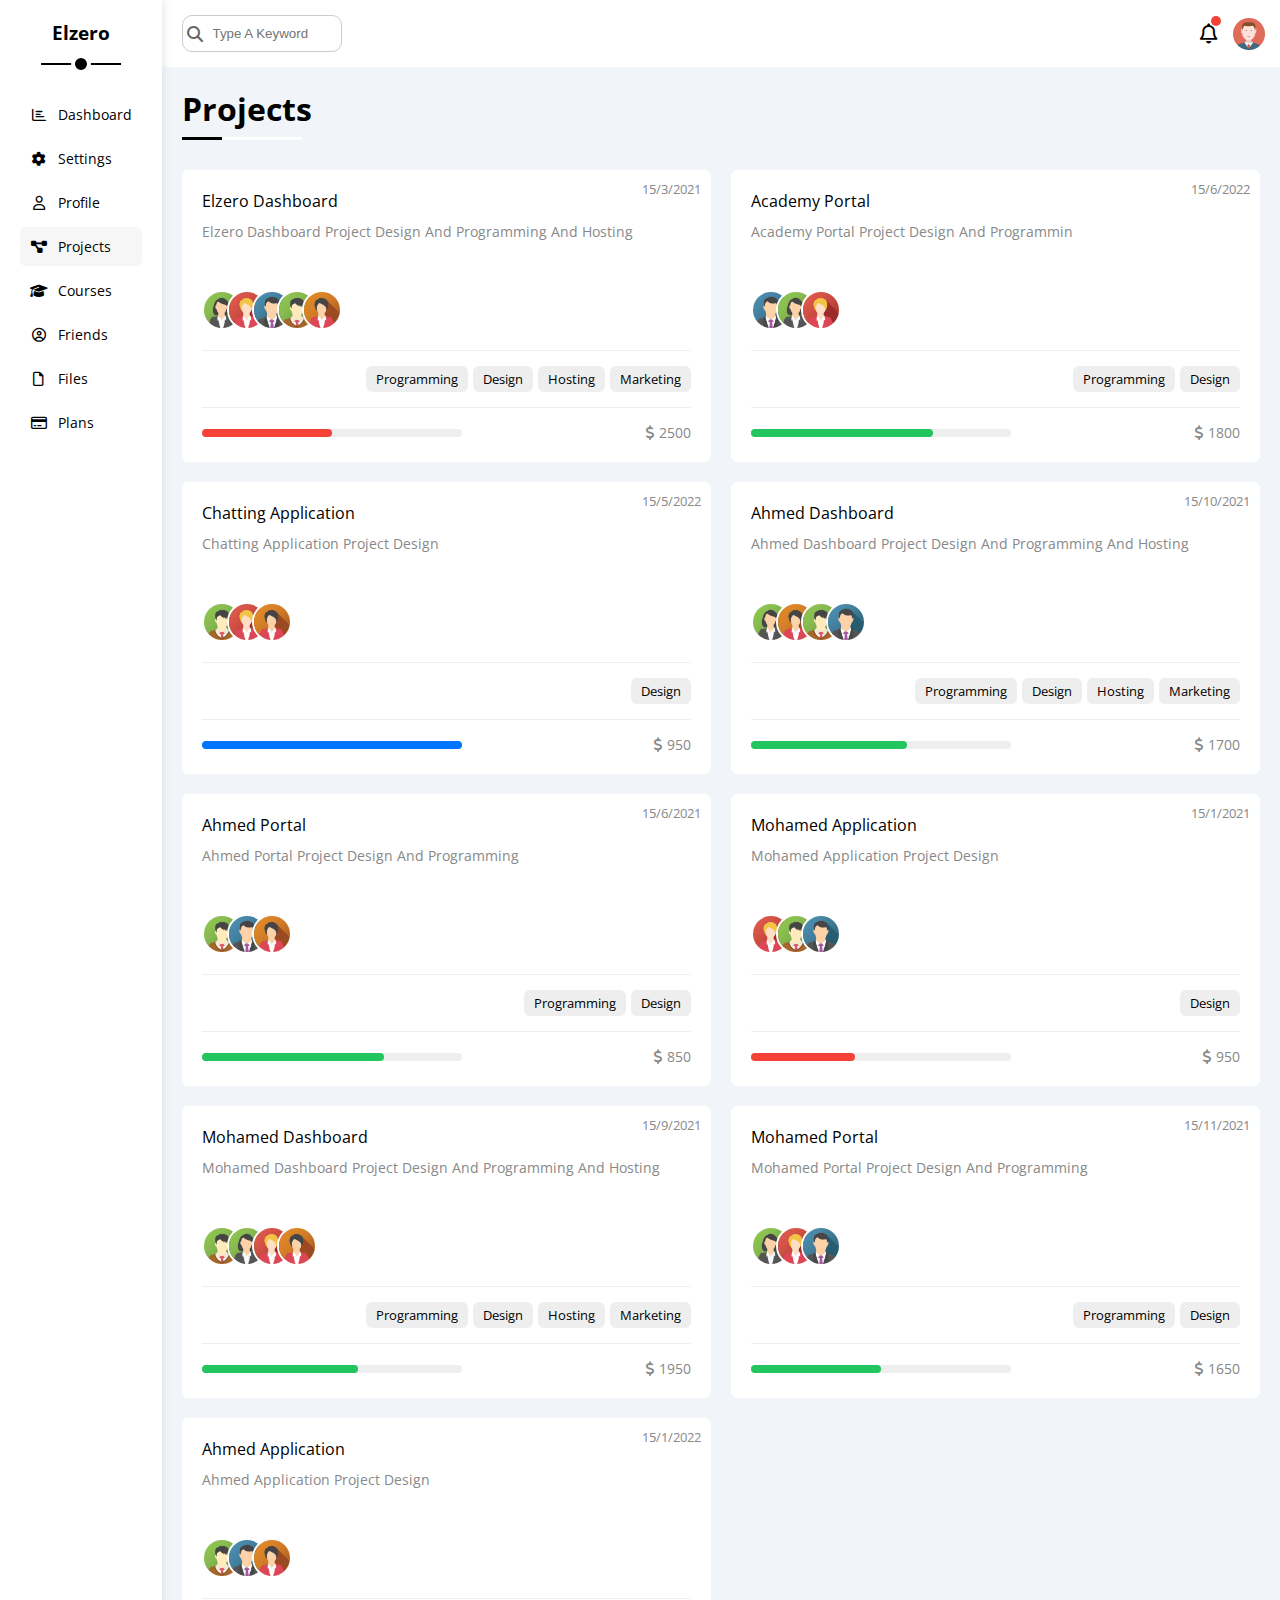
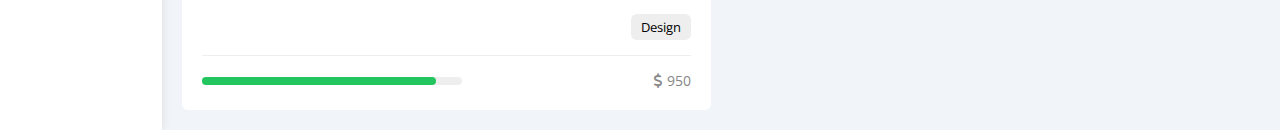
<file: projects.html>
<!DOCTYPE html>
<html lang="en">
<head>
    <meta charset="UTF-8">
    <meta http-equiv="X-UA-Compatible" content="IE=edge">
    <meta name="viewport" content="width=device-width, initial-scale=1.0">
    <title>Projects</title>
    <!-- Font Awesome Library -->
    <link rel="stylesheet" href="CSS/all.min.css">
    <!-- Framework File -->
    <link rel="stylesheet" href="CSS/framework-private.css">
    <!-- Main File Css -->
    <link rel="stylesheet" href="CSS/master.css">
    <!-- Fonts Google -->
    <link rel="preconnect" href="https://fonts.googleapis.com">
<link rel="preconnect" href="https://fonts.gstatic.com" crossorigin>
<link href="https://fonts.googleapis.com/css2?family=Open+Sans:wght@300;500&display=swap" rel="stylesheet">
</head>
<body>
    <div class="page d-flex">
        <div class="sidebar p-relative bg-white p-20">
            <h3 class="mt-0 p-relative text-c">Elzero</h3>
            <ul>
                <li>
                    <a href="index.html" class="d-flex align-c fs-14 rad-6 p-10 c-black">
                        <i class="fa-regular fa-chart-bar fa-fw"></i>
                        <span class="fs-14 ml-10">Dashboard</span>
                    </a>
                </li>
                <li>
                    <a href="settings.html" class="d-flex align-c fs-14 rad-6 p-10 c-black">
                        <i class="fa-solid fa-gear fa-fw"></i>
                        <span class="fs-14 ml-10">Settings</span>
                    </a>
                </li>
                <li>
                    <a href="profile.html" class="d-flex align-c fs-14 rad-6 p-10 c-black">
                        <i class="fa-regular fa-user fa-fw"></i>
                        <span class="fs-14 ml-10">Profile</span>
                    </a>
                </li>
                <li>
                    <a href="projects.html" class="active d-flex align-c fs-14 rad-6 p-10 c-black">
                        <i class="fa-solid fa-diagram-project fa-fw"></i>
                        <span class="fs-14 ml-10">Projects</span>
                    </a>
                </li>
                <li>
                    <a href="courses.html" class="d-flex align-c fs-14 rad-6 p-10 c-black">
                        <i class="fa-solid fa-graduation-cap fa-fw"></i>
                        <span class="fs-14 ml-10">Courses</span>
                    </a>
                </li>
                <li>
                    <a href="friends.html" class="d-flex align-c fs-14 rad-6 p-10 c-black">
                        <i class="fa-regular fa-circle-user fa-fw"></i>
                        <span class="fs-14 ml-10">Friends</span>
                    </a>
                </li>
                <li>
                    <a href="files.html" class="d-flex align-c fs-14 rad-6 p-10 c-black">
                        <i class="fa-regular fa-file fa-fw"></i>
                        <span class="fs-14 ml-10">Files</span>
                    </a>
                </li>
                <li>
                    <a href="plans.html" class="d-flex align-c fs-14 rad-6 p-10 c-black">
                        <i class="fa-regular fa-credit-card fa-fw"></i>
                        <span class="fs-14 ml-10">Plans</span>
                    </a>
                </li>
            </ul>
        </div>
        <div class="content w-full">
            <!-- Start Head -->
            <div class="head bg-white p-15 between-flex">
                <div class="search p-relative">
                    <input class="p-10 rad-10 border-ccc" type="search" placeholder="Type A Keyword">
                </div>
                <div class="icon d-flex align-c">
                    <span class="notification p-relative">
                        <i class="fa-regular fa-bell fa-lg"></i>
                    </span>
                    <img class="ml-15" src="image/avatar.png" alt="">
                </div>
            </div>
            <!-- End Head -->
            <h1 class="p-relative">Projects</h1>
            <div class="projects-page m-20 d-grid gap-20">
                <div class="project p-20 bg-white rad-6 p-relative">
                    <span class="data fs-13 c-grey">15/3/2021</span>
                    <h4 class="m-0 fw-normal">Elzero Dashboard</h4>
                    <p class="mt-10 mb-0 c-grey fs-14">Elzero Dashboard Project Design And Programming And Hosting</p>
                    <div class="team p-relative">
                        <a href="#"><img src="image/team-02.png" alt=""></a>
                        <a href="#"><img src="image/team-05.png" alt=""></a>
                        <a href="#"><img src="image/team-01.png" alt=""></a>
                        <a href="#"><img src="image/team-03.png" alt=""></a>
                        <a href="#"><img src="image/team-04.png" alt=""></a>
                    </div>
                    <div class="do d-flex pt-15 mt-15 bt-eee">
                        <span class="bg-eee fs-13 btn-shape">Programming</span>
                        <span class="bg-eee fs-13 btn-shape">Design</span>
                        <span class="bg-eee fs-13 btn-shape">Hosting</span>
                        <span class="bg-eee fs-13 btn-shape">Marketing</span>
                    </div>
                    <div class="info pt-15 bt-eee between-flex mt-15">
                        <div class="prog bg-eee p-relative rad-6">
                            <span class="bg-red rad-6" style="width: 50%"></span>
                        </div>
                        <div class="fs-14 c-grey">
                            <i class="fa-solid fa-dollar-sign"></i>
                            2500
                        </div>
                    </div>
                </div>
                <div class="project p-20 bg-white rad-6 p-relative">
                    <span class="data fs-13 c-grey">15/6/2022</span>
                    <h4 class="m-0 fw-normal">Academy Portal</h4>
                    <p class="mt-10 mb-0 c-grey fs-14">Academy Portal Project Design And Programmin</p>
                    <div class="team p-relative">
                        <a href="#"><img src="image/team-01.png" alt=""></a>
                        <a href="#"><img src="image/team-02.png" alt=""></a>
                        <a href="#"><img src="image/team-05.png" alt=""></a>
                    </div>
                    <div class="do d-flex pt-15 mt-15 bt-eee">
                        <span class="bg-eee fs-13 btn-shape">Programming</span>
                        <span class="bg-eee fs-13 btn-shape">Design</span>
                    </div>
                    <div class="info pt-15 bt-eee between-flex mt-15">
                        <div class="prog bg-eee p-relative rad-6">
                            <span class="bg-green rad-6" style="width: 70%"></span>
                        </div>
                        <div class="fs-14 c-grey">
                            <i class="fa-solid fa-dollar-sign"></i>
                            1800
                        </div>
                    </div>
                </div>
                <div class="project p-20 bg-white rad-6 p-relative">
                    <span class="data fs-13 c-grey">15/5/2022</span>
                    <h4 class="m-0 fw-normal">Chatting Application</h4>
                    <p class="mt-10 mb-0 c-grey fs-14">Chatting Application Project Design</p>
                    <div class="team p-relative">
                        <a href="#"><img src="image/team-03.png" alt=""></a>
                        <a href="#"><img src="image/team-05.png" alt=""></a>
                        <a href="#"><img src="image/team-04.png" alt=""></a>
                    </div>
                    <div class="do d-flex pt-15 mt-15 bt-eee">
                        <span class="bg-eee fs-13 btn-shape">Design</span>
                    </div>
                    <div class="info pt-15 bt-eee between-flex mt-15">
                        <div class="prog bg-eee p-relative rad-6">
                            <span class="bg-blue rad-6" style="width: 100%"></span>
                        </div>
                        <div class="fs-14 c-grey">
                            <i class="fa-solid fa-dollar-sign"></i>
                            950
                        </div>
                    </div>
                </div>
                <div class="project p-20 bg-white rad-6 p-relative">
                    <span class="data fs-13 c-grey">15/10/2021</span>
                    <h4 class="m-0 fw-normal">Ahmed Dashboard</h4>
                    <p class="mt-10 mb-0 c-grey fs-14">Ahmed Dashboard Project Design And Programming And Hosting</p>
                    <div class="team p-relative">
                        <a href="#"><img src="image/team-02.png" alt=""></a>
                        <a href="#"><img src="image/team-04.png" alt=""></a>
                        <a href="#"><img src="image/team-03.png" alt=""></a>
                        <a href="#"><img src="image/team-01.png" alt=""></a>
                    </div>
                    <div class="do d-flex pt-15 mt-15 bt-eee">
                        <span class="bg-eee fs-13 btn-shape">Programming</span>
                        <span class="bg-eee fs-13 btn-shape">Design</span>
                        <span class="bg-eee fs-13 btn-shape">Hosting</span>
                        <span class="bg-eee fs-13 btn-shape">Marketing</span>
                    </div>
                    <div class="info pt-15 bt-eee between-flex mt-15">
                        <div class="prog bg-eee p-relative rad-6">
                            <span class="bg-green rad-6" style="width: 60%"></span>
                        </div>
                        <div class="fs-14 c-grey">
                            <i class="fa-solid fa-dollar-sign"></i>
                            1700
                        </div>
                    </div>
                </div>
                <div class="project p-20 bg-white rad-6 p-relative">
                    <span class="data fs-13 c-grey">15/6/2021</span>
                    <h4 class="m-0 fw-normal">Ahmed Portal</h4>
                    <p class="mt-10 mb-0 c-grey fs-14">Ahmed Portal Project Design And Programming</p>
                    <div class="team p-relative">
                        <a href="#"><img src="image/team-03.png" alt=""></a>
                        <a href="#"><img src="image/team-01.png" alt=""></a>
                        <a href="#"><img src="image/team-04.png" alt=""></a>
                    </div>
                    <div class="do d-flex pt-15 mt-15 bt-eee">
                        <span class="bg-eee fs-13 btn-shape">Programming</span>
                        <span class="bg-eee fs-13 btn-shape">Design</span>
                    </div>
                    <div class="info pt-15 bt-eee between-flex mt-15">
                        <div class="prog bg-eee p-relative rad-6">
                            <span class="bg-green rad-6" style="width: 70%"></span>
                        </div>
                        <div class="fs-14 c-grey">
                            <i class="fa-solid fa-dollar-sign"></i>
                            850
                        </div>
                    </div>
                </div>
                <div class="project p-20 bg-white rad-6 p-relative">
                    <span class="data fs-13 c-grey">15/1/2021</span>
                    <h4 class="m-0 fw-normal">Mohamed Application</h4>
                    <p class="mt-10 mb-0 c-grey fs-14">Mohamed Application Project Design</p>
                    <div class="team p-relative">
                        <a href="#"><img src="image/team-05.png" alt=""></a>
                        <a href="#"><img src="image/team-03.png" alt=""></a>
                        <a href="#"><img src="image/team-01.png" alt=""></a>
                    </div>
                    <div class="do d-flex pt-15 mt-15 bt-eee">
                        <span class="bg-eee fs-13 btn-shape">Design</span>
                    </div>
                    <div class="info pt-15 bt-eee between-flex mt-15">
                        <div class="prog bg-eee p-relative rad-6">
                            <span class="bg-red rad-6" style="width: 40%"></span>
                        </div>
                        <div class="fs-14 c-grey">
                            <i class="fa-solid fa-dollar-sign"></i>
                            950
                        </div>
                    </div>
                </div>
                <div class="project p-20 bg-white rad-6 p-relative">
                    <span class="data fs-13 c-grey">15/9/2021</span>
                    <h4 class="m-0 fw-normal">Mohamed  Dashboard</h4>
                    <p class="mt-10 mb-0 c-grey fs-14">Mohamed Dashboard Project Design And Programming And Hosting</p>
                    <div class="team p-relative">
                        <a href="#"><img src="image/team-03.png" alt=""></a>
                        <a href="#"><img src="image/team-02.png" alt=""></a>
                        <a href="#"><img src="image/team-05.png" alt=""></a>
                        <a href="#"><img src="image/team-04.png" alt=""></a>
                    </div>
                    <div class="do d-flex pt-15 mt-15 bt-eee">
                        <span class="bg-eee fs-13 btn-shape">Programming</span>
                        <span class="bg-eee fs-13 btn-shape">Design</span>
                        <span class="bg-eee fs-13 btn-shape">Hosting</span>
                        <span class="bg-eee fs-13 btn-shape">Marketing</span>
                    </div>
                    <div class="info pt-15 bt-eee between-flex mt-15">
                        <div class="prog bg-eee p-relative rad-6">
                            <span class="bg-green rad-6" style="width: 60%"></span>
                        </div>
                        <div class="fs-14 c-grey">
                            <i class="fa-solid fa-dollar-sign"></i>
                            1950
                        </div>
                    </div>
                </div>
                <div class="project p-20 bg-white rad-6 p-relative">
                    <span class="data fs-13 c-grey">15/11/2021</span>
                    <h4 class="m-0 fw-normal">Mohamed  Portal</h4>
                    <p class="mt-10 mb-0 c-grey fs-14">Mohamed Portal Project Design And Programming</p>
                    <div class="team p-relative">
                        <a href="#"><img src="image/team-02.png" alt=""></a>
                        <a href="#"><img src="image/team-05.png" alt=""></a>
                        <a href="#"><img src="image/team-01.png" alt=""></a>
                    </div>
                    <div class="do d-flex pt-15 mt-15 bt-eee">
                        <span class="bg-eee fs-13 btn-shape">Programming</span>
                        <span class="bg-eee fs-13 btn-shape">Design</span>
                    </div>
                    <div class="info pt-15 bt-eee between-flex mt-15">
                        <div class="prog bg-eee p-relative rad-6">
                            <span class="bg-green rad-6" style="width: 50%"></span>
                        </div>
                        <div class="fs-14 c-grey">
                            <i class="fa-solid fa-dollar-sign"></i>
                            1650
                        </div>
                    </div>
                </div>
                <div class="project p-20 bg-white rad-6 p-relative">
                    <span class="data fs-13 c-grey">15/1/2022</span>
                    <h4 class="m-0 fw-normal">Ahmed Application</h4>
                    <p class="mt-10 mb-0 c-grey fs-14">Ahmed Application Project Design</p>
                    <div class="team p-relative">
                        <a href="#"><img src="image/team-03.png" alt=""></a>
                        <a href="#"><img src="image/team-01.png" alt=""></a>
                        <a href="#"><img src="image/team-04.png" alt=""></a>
                    </div>
                    <div class="do d-flex pt-15 mt-15 bt-eee">
                        <span class="bg-eee fs-13 btn-shape">Design</span>
                    </div>
                    <div class="info pt-15 bt-eee between-flex mt-15">
                        <div class="prog bg-eee p-relative rad-6">
                            <span class="bg-green rad-6" style="width: 90%"></span>
                        </div>
                        <div class="fs-14 c-grey">
                            <i class="fa-solid fa-dollar-sign"></i>
                            950
                        </div>
                    </div>
                </div>
            </div>
    </div>
    </div>
</body>
</html>
</file>
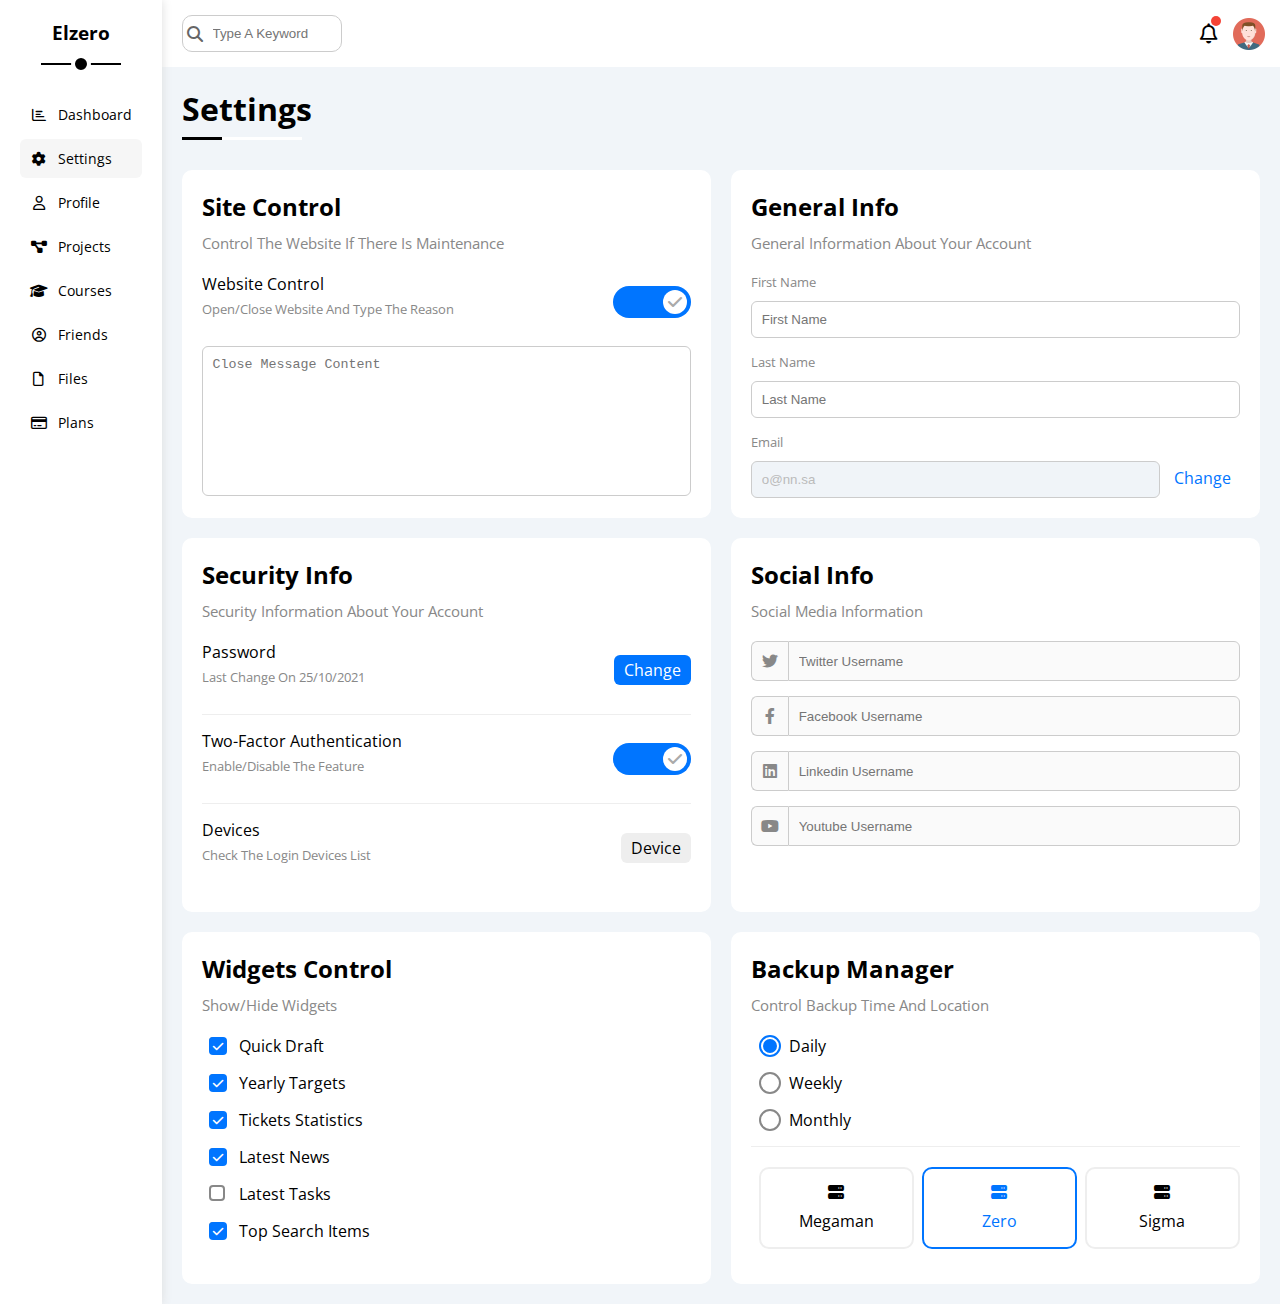
<file: settings.html>
<!DOCTYPE html>
<html lang="en">
<head>
    <meta charset="UTF-8">
    <meta http-equiv="X-UA-Compatible" content="IE=edge">
    <meta name="viewport" content="width=device-width, initial-scale=1.0">
    <title>Settings</title>
    <!-- Font Awesome Library -->
    <link rel="stylesheet" href="CSS/all.min.css">
    <!-- Framework File -->
    <link rel="stylesheet" href="CSS/framework-private.css">
    <!-- Main File Css -->
    <link rel="stylesheet" href="CSS/master.css">
    <!-- Fonts Google -->
    <link rel="preconnect" href="https://fonts.googleapis.com">
<link rel="preconnect" href="https://fonts.gstatic.com" crossorigin>
<link href="https://fonts.googleapis.com/css2?family=Open+Sans:wght@300;500&display=swap" rel="stylesheet">
</head>
<body>
    <div class="page d-flex">
        <div class="sidebar p-relative bg-white p-20">
            <h3 class="mt-0 p-relative text-c">Elzero</h3>
            <ul>
                <li>
                    <a href="index.html" class="d-flex align-c fs-14 rad-6 p-10 c-black">
                        <i class="fa-regular fa-chart-bar fa-fw"></i>
                        <span class="fs-14 ml-10">Dashboard</span>
                    </a>
                </li>
                <li>
                    <a href="settings.html" class="active d-flex align-c fs-14 rad-6 p-10 c-black">
                        <i class="fa-solid fa-gear fa-fw"></i>
                        <span class="fs-14 ml-10">Settings</span>
                    </a>
                </li>
                <li>
                    <a href="profile.html" class="d-flex align-c fs-14 rad-6 p-10 c-black">
                        <i class="fa-regular fa-user fa-fw"></i>
                        <span class="fs-14 ml-10">Profile</span>
                    </a>
                </li>
                <li>
                    <a href="projects.html" class="d-flex align-c fs-14 rad-6 p-10 c-black">
                        <i class="fa-solid fa-diagram-project fa-fw"></i>
                        <span class="fs-14 ml-10">Projects</span>
                    </a>
                </li>
                <li>
                    <a href="courses.html" class="d-flex align-c fs-14 rad-6 p-10 c-black">
                        <i class="fa-solid fa-graduation-cap fa-fw"></i>
                        <span class="fs-14 ml-10">Courses</span>
                    </a>
                </li>
                <li>
                    <a href="friends.html" class="d-flex align-c fs-14 rad-6 p-10 c-black">
                        <i class="fa-regular fa-circle-user fa-fw"></i>
                        <span class="fs-14 ml-10">Friends</span>
                    </a>
                </li>
                <li>
                    <a href="files.html" class="d-flex align-c fs-14 rad-6 p-10 c-black">
                        <i class="fa-regular fa-file fa-fw"></i>
                        <span class="fs-14 ml-10">Files</span>
                    </a>
                </li>
                <li>
                    <a href="plans.html" class="d-flex align-c fs-14 rad-6 p-10 c-black">
                        <i class="fa-regular fa-credit-card fa-fw"></i>
                        <span class="fs-14 ml-10">Plans</span>
                    </a>
                </li>
            </ul>
        </div>
        <div class="content w-full">
            <!-- Start Head -->
            <div class="head bg-white p-15 between-flex">
                <div class="search p-relative">
                    <input class="p-10 rad-10 border-ccc" type="search" placeholder="Type A Keyword">
                </div>
                <div class="icon d-flex align-c">
                    <span class="notification p-relative">
                        <i class="fa-regular fa-bell fa-lg"></i>
                    </span>
                    <img class="ml-15" src="image/avatar.png" alt="">
                </div>
            </div>
            <!-- End Head -->
            <h1 class="p-relative">Settings</h1>
            <!-- Start Settings Page -->
            <div class="settings-page m-20 d-grid gap-20">
                <div class="p-20 bg-white rad-10">
                    <h2 class="mt-0 mb-10">Site Control</h2>
                    <p class="mt-0 mb-20 c-grey fs-15">Control The Website If There Is Maintenance</p>
                    <div class="mb-15 between-flex">
                        <div>
                            <span>Website Control</span>
                            <p class="mt-5 c-grey fs-13 mb-0">Open/Close Website And Type The Reason</p>
                        </div>
                        <div>
                            <label>
                                <input type="checkbox" class="toggle-checkbox" checked>
                                <div class="toggle-switch"></div>
                            </label>
                        </div>
                    </div>
                    <textarea class="close-message p-10 border-ccc d-block w-full rad-6" placeholder="Close Message Content"></textarea>
                </div>
                <div class="p-20 bg-white rad-10">
                    <h2 class="mt-0 mb-10">General Info</h2>
                    <p class="mt-0 mb-20 c-grey fs-15">General Information About Your Account</p>
                    <div class="mb-15">
                        <label class="c-grey fs-13 mb-10 d-block" for="first">First Name</label>
                        <input class="p-10 rad-6 d-block w-full border-ccc" id="first" type="text" placeholder="First Name">
                    </div>
                    <div class="mb-15">
                        <label class="c-grey fs-13 mb-10 d-block" for="last">Last Name</label>
                        <input class="p-10 rad-6 d-block w-full border-ccc" id="last" type="text" placeholder="Last Name">
                    </div>
                    <div>
                        <label class="c-grey fs-13 mb-10 d-block" for="email">Email</label>
                        <input 
                        class="email p-10 rad-6 d-block b-none w-full border-ccc mr-10" 
                        id="email" 
                        type="email"
                        value="o@nn.sa" 
                        disabled
                        placeholder="Last Name">
                        <a href="#" class="c-blue">Change</a>
                    </div>
                </div>
                <div class="p-20 bg-white rad-10">
                    <h2 class="mt-0 mb-10">Security Info</h2>
                    <p class="mt-0 mb-20 c-grey fs-15">Security Information About Your Account</p>
                    <div class="sec-box mb-15 between-flex pb-15">
                        <div>
                            <span>Password</span>
                            <p class="c-grey fs-13 mt-5 mb-0">Last Change On 25/10/2021</p>
                        </div>
                        <a class="button bg-blue c-white btn-shape" href="#">Change</a>
                    </div>
                    <div class="sec-box mb-15 between-flex pb-15">
                        <div>
                            <span>Two-Factor Authentication</span>
                            <p class="c-grey fs-13 mt-5 mb-0">Enable/Disable The Feature</p>
                        </div>
                        <label>
                            <input type="checkbox" class="toggle-checkbox" checked>
                            <div class="toggle-switch"></div>
                        </label>
                    </div>
                    <div class="sec-box between-flex pb-15">
                        <div>
                            <span>Devices</span>
                            <p class="c-grey fs-13 mt-5 mb-0">Check The Login Devices List</p>
                        </div>
                        <a class="bg-eee c-black btn-shape" href="#">Device</a>
                    </div>
                </div>
                <div class="social-box p-20 bg-white rad-10">
                    <h2 class="mt-0 mb-10">Social Info</h2>
                    <p class="mt-0 mb-20 c-grey fs-15">Social Media Information</p>
                    <div class="d-flex align-c mb-15">
                        <i class="fa-brands fa-twitter center-flex c-grey"></i>
                        <input class="p-10 border-ccc d-block w-full" type="text" placeholder="Twitter Username">
                    </div>
                    <div class="d-flex align-c mb-15">
                        <i class="fa-brands fa-facebook-f center-flex c-grey"></i>
                        <input class="p-10 border-ccc d-block w-full" type="text" placeholder="Facebook Username">
                    </div>
                    <div class="d-flex align-c mb-15">
                        <i class="fa-brands fa-linkedin center-flex c-grey"></i>
                        <input class="p-10 border-ccc d-block w-full" type="text" placeholder="Linkedin Username">
                    </div>
                    <div class="d-flex align-c">
                        <i class="fa-brands fa-youtube center-flex c-grey"></i>
                        <input class="p-10 border-ccc d-block w-full" type="text" placeholder="Youtube Username">
                    </div>
                </div>
                <div class="Widget-control p-20 bg-white rad-10">
                    <h2 class="mt-0 mb-10">Widgets Control</h2>
                    <p class="mt-0 mb-20 c-grey fs-15">Show/Hide Widgets</p>
                    <div class="control d-flex align-c mb-15">
                        <input type="checkbox" id="one" checked>
                        <label for="one">Quick Draft</label>
                    </div>
                    <div class="control d-flex align-c mb-15">
                        <input type="checkbox" id="two" checked>
                        <label for="two">Yearly Targets</label>
                    </div>
                    <div class="control d-flex align-c mb-15">
                        <input type="checkbox" id="three" checked>
                        <label for="three">Tickets Statistics</label>
                    </div>
                    <div class="control d-flex align-c mb-15">
                        <input type="checkbox" id="four" checked>
                        <label for="four">Latest News</label>
                    </div>
                    <div class="control d-flex align-c mb-15">
                        <input type="checkbox" id="five">
                        <label for="five">Latest Tasks</label>
                    </div>
                    <div class="control d-flex align-c mb-15">
                        <input type="checkbox" id="sex" checked>
                        <label for="sex">Top Search Items</label>
                    </div>
                    </div>
                <div class="backup-control p-20 bg-white rad-10">
                    <h2 class="mt-0 mb-10">Backup Manager</h2>
                    <p class="mt-0 mb-20 c-grey fs-15">Control Backup Time And Location</p>
                    <div class="date d-flex align-center mb-15">
                        <input type="radio" name="time" id="daily" checked>
                        <label for="daily">Daily</label>
                      </div>
                      <div class="date d-flex align-center mb-15">
                        <input type="radio" name="time" id="weekly">
                        <label for="weekly">Weekly</label>
                      </div>
                      <div class="date d-flex align-center mb-15">
                        <input type="radio" name="time" id="monthly">
                        <label for="monthly">Monthly</label>
                      </div>
                      <div class="servers d-flex align-center text-c bt-eee pt-20">
                        <input type="radio" name="servers" id="servers-one">
                        <div class="server rad-10 w-full mb-15">
                            <label class="d-block m-15" for="servers-one">
                                <i class="fa-solid fa-server d-block mb-10"></i>
                                Megaman
                            </label>
                        </div>
                        <input type="radio" name="servers" id="servers-two" checked>
                        <div class="server rad-10 w-full mb-15">
                            <label class="d-block m-15" for="servers-two">
                                <i class="fa-solid fa-server d-block mb-10"></i>
                            Zero
                            </label>
                        </div>
                        <input type="radio" name="servers" id="servers-three">
                        <div class="server rad-10 w-full mb-15">
                            <label class="d-block m-15" for="servers-three">
                                <i class="fa-solid fa-server d-block mb-10"></i>
                                Sigma
                            </label>
                        </div>
                      </div>
                    </div>
            <!-- End Settings Page -->
    </div>
    </div>
    </div>
</body>
</html>
</file>
<file: CSS/framework-private.css>
:root {
    --blue-color: #0075ff;
    --blue-alt-color: #0d69d5;
    --orange-color: #f59e0b;
    --green-color: #22c55e;
    --red-color: #f44336;
    --grey-color: #888;
}
/* Start Box */
.d-flex {
    display: flex;
}
.flex-wrap {
    flex-wrap: wrap;
}
.space-between {
    justify-content: space-between;
}
.align-c {
    align-items: center;
}
.d-grid {
    display: grid;
}
.gap-20 {
    gap: 20px;
}
.d-block {
    display: block;
}
@media (max-width:767px) {
    .block-mobile {
        display: block;
    }
    .hide-mobile {
        display: none;
    }
}
/* End Box */
/* Start Padding + Margin */
.p-5 {
    padding: 5px;
}
.p-10 {
    padding: 10px;
}
.p-15 {
    padding: 15px;
}
.p-20 {
    padding: 20px;
}
.pt-10 {
    padding-top: 10px;
}
.pt-15 {
    padding-top: 15px;
}
.pt-20 {
    padding-top: 20px;
}
.pb-15 {
    padding-bottom: 15px;
}
.pb-20 {
    padding-bottom: 20px;
}
.m-0 {
    margin: 0;
}
.m-15 {
    margin: 15px;
}
.m-20 {
    margin: 20px;
}
.mt-0 {
    margin-top: 0;
}
.mt-5 {
    margin-top: 5px;
}
.mt-10 {
    margin-top: 10px;
}
.mt-15 {
    margin-top: 15px;
}
.mt-20 {
    margin-top: 20px;
}
.mt-25 {
    margin-top: 15px;
}
.mr-10 {
    margin-right: 10px;
}
.mr-15 {
    margin-right: 15px;
}
.mb-5 {
    margin-bottom: 5px;
}
.mb-6 {
    margin-bottom: 6px;
}
.mb-10 {
    margin-bottom: 10px;
}
.mb-15 {
    margin-bottom: 15px;
}
.mb-20 {
    margin-bottom: 20px;
}
.mb-25 {
    margin-bottom: 30px;
}
.mb-30 {
    margin-bottom: 30px;
}
.ml-10 {
    margin-left: 10px;
}
.ml-15 {
    margin-left: 15px;
}
/* End Padding + Margin */
/* Start Color */
.c-black {
    color: black;
}
.c-grey {
    color: var(--grey-color);
}
.c-blue {
    color: var(--blue-color);
}
.c-orange {
    color: var(--orange-color);
}
.c-green {
    color: var(--green-color);
}
.c-red {
    color: var(--red-color);
}
.c-white {
    color: white;
}
.bg-white {
    background-color: white;
}
.bg-eee {
    background-color: #eee;
}
.bg-blue {
    background-color: var(--blue-color);
}
.bg-orange {
    background-color: var(--orange-color);
}
.bg-green {
    background-color: var(--green-color);
}
.bg-red {
    background-color: var(--red-color);
}
/* End Color */
/* Start Font */
.fs-13 {
    font-size: 13px;
}
.fs-14 {
    font-size: 14px;
}
.fs-15 {
    font-size: 15px;
}
.fs-17 {
    font-size: 17px;
}
.fs-25 {
    font-size: 25px;
}
.text-c {
    text-align: center;
}
@media (max-width:767px) {
    .text-c-mobile {
        text-align: center;
    }
}
.fw-bold {
    font-weight: bold;
}
.fw-normal {
    font-weight: normal;
}
/* End Font */
/* Start Position */
.p-relative {
    position: relative;
}
.p-absolute {
    position: absolute;
}
/* End Position */
/* Start Border */
.rad-6 {
    border-radius: 6px;
    -webkit-border-radius: 6px;
    -moz-border-radius: 6px;
    -ms-border-radius: 6px;
    -o-border-radius: 6px;
}
.rad-10 {
    border-radius: 10px;
    -webkit-border-radius: 10px;
    -moz-border-radius: 10px;
    -ms-border-radius: 10px;
    -o-border-radius: 10px;
}
.rad-half {
    border-radius: 50%;
    -webkit-border-radius: 50%;
    -moz-border-radius: 50%;
    -ms-border-radius: 50%;
    -o-border-radius: 50%;
}
.b-none {
    border: none;
}
.border-ccc {
    border: 1px solid #ccc;
}
.border-eee {
    border: 1px solid #eee;
}
.bt-eee {
    border-top: 1px solid #eee;
}
.bb-eee {
    border-bottom: 1px solid #eee;
}
/* End Border */
/* Start Components */
.between-flex {
    display: flex;
    align-items: center;
    justify-content: space-between;
}
.center-flex {
    display: flex;
    align-items: center;
    justify-content: center;
}
.btn-shape {
    padding: 4px 10px;
    border-radius: 6px;
    -webkit-border-radius: 6px;
    -moz-border-radius: 6px;
    -ms-border-radius: 6px;
    -o-border-radius: 6px;
}
/* End Components */
/* Start Width + height */
.w-full {
    width: 100%;
}
.w-fit {
    width: fit-content;
}
.w-fit {
    width: fit-content;
}
.h-full {
    height: 100%;
}
.w-100 {
    width: 100px;
}
.h-100 {
    height: 100px;
}
/* End Width + height */
</file>
<file: CSS/master.css>
/* Start Variables */
:root {
    --blue-color: #0075ff;
    --blue-alt-color: #0d69d5;
    --orange-color: #f59e0b;
    --green-color: #22c55e;
    --red-color: #f44336;
    --grey-color: #888;
    --fa-style-family-classic: "Font Awesome 6 Free";
}
/* End Variables */
/* Start Global Rules */
* {
    box-sizing: border-box;
}
body {
    margin: 0;
    font-family: 'Open Sans', sans-serif;
}
::-webkit-scrollbar {
    width: 15px;
}
::-webkit-scrollbar-track {
    background-color: white;
}
::-webkit-scrollbar-thumb {
    background-color: var(--blue-color);
}
*:focus {
    outline: none;
}
a {
    text-decoration: none;
}
ul {
    padding: 0;
    list-style: none;
}
.page {
    background-color: #f1f5f9;
    min-height: 100vh;
}
/* End Global Rules */
/* Start Sidebar */
.sidebar {
    max-width: 250px;
    box-shadow: 0 0 10px #ddd;
}
.sidebar > h3 {
    margin-bottom: 50px;
}
@media (min-width:767px) {
    .sidebar > h3::before,
.sidebar > h3::after {
    content: "";
    position: absolute;
    left: 50%;
    background-color: black;
    transform: translateX(-50%);
    -webkit-transform: translateX(-50%);
    -moz-transform: translateX(-50%);
    -ms-transform: translateX(-50%);
    -o-transform: translateX(-50%);
}
.sidebar > h3::before {
    width: 80px;
    height: 2px;
    bottom: -20px;
}
.sidebar > h3::after {
    width: 12px;
    height: 12px;
    border: 4px solid white;
    bottom: -29px;
    border-radius: 50%;
    -webkit-border-radius: 50%;
    -moz-border-radius: 50%;
    -ms-border-radius: 50%;
    -o-border-radius: 50%;
}
}
.sidebar ul li a {
    margin-bottom: 5px;
    transition: .3s;
    -webkit-transition: .3s;
    -moz-transition: .3s;
    -ms-transition: .3s;
    -o-transition: .3s;
}
.sidebar ul li a.active,
.sidebar ul li a:hover {
    background-color: #f6f6f6;
}
@media (max-width:767px) {
    .sidebar {
        width: 58px;
        padding: 10px;
    }
    .sidebar > h3 {
        font-size: 13px;
        margin-bottom: 15px;
    }
    .sidebar ul li a span {
        display: none;
    }
}
/* End Sidebar */
/* Start Content */
.content {
    overflow: hidden;
}
.content .head .search::before {
    font-family: "Font Awesome 6 Free";
    content: "\f002";
    font-weight: 900;
    color: #666;
    position: absolute;
    left: 10px;
    top: 50%;
    transform: translateY(-50%);
    -webkit-transform: translateY(-50%);
    -moz-transform: translateY(-50%);
    -ms-transform: translateY(-50%);
    -o-transform: translateY(-50%);
}
.head .search input {
    padding-left: 30px;
    width: 160px;
    margin-left: 5px;
    transition: width .3s;
    -webkit-transition: width .3s;
    -moz-transition: width .3s;
    -ms-transition: width .3s;
    -o-transition: width .3s;
}
.content .head .search input:focus {
    width: 200px;
}
.content .head .search input::placeholder {
    transition: 0.5s;
    -webkit-transition: 0.5s;
    -moz-transition: 0.5s;
    -ms-transition: 0.5s;
    -o-transition: 0.5s;
}
.content .head .search input:focus::placeholder {
    opacity: 0;
}
.content .head .icon .notification::before {
    content: "";
    position: absolute;
    width: 10px;
    height: 10px;
    background-color: var(--red-color);
    left: 11px;
    top: -7px;
    border-radius: 50%;
    -webkit-border-radius: 50%;
    -moz-border-radius: 50%;
    -ms-border-radius: 50%;
    -o-border-radius: 50%;
}
.content .head .icon img {
    width: 32px;
    height: 32px;
}
.page h1 {
    margin: 20px 20px 40px;
}
.page h1::before,
.page h1::after {
    content: "";
    position: absolute;
    width: 120px;
    height: 3px;
    background-color: white;   
    bottom: -10px;
    left: 0;
}
.page h1::after {
    background-color: black;
    width: 40px;
}
.content .wrapper {
    grid-template-columns: repeat(auto-fill, minmax(450px,1fr));
    margin-left: 20px;
    margin-right: 20px;
    margin-bottom: 20px;
}
@media (max-width:767px) {
    .content .wrapper {
        grid-template-columns: minmax(200px,1fr);
        margin-left: 10px;
        margin-right: 10px;
        gap: 10px;
    }
}
/* End Content */
/* Start Welcome widget */
.welcome {
    overflow: hidden;
}
.welcome .intro img {
    width: 200px;
    margin-bottom: -10px;
}
.welcome .avatar {
    width: 64px;
    height: 64px;
    border: 2px solid white;
    padding: 2px;
    box-shadow: 0 0 5px #ddd;
    margin-left: 20px;
    margin-top: -32px;
    border-radius: 50%;
    -webkit-border-radius: 50%;
    -moz-border-radius: 50%;
    -ms-border-radius: 50%;
    -o-border-radius: 50%;
}
.welcome .body {
    border-bottom: 1px solid #ccc;
    border-top: 1px solid #ccc;
}
.welcome .body > div {
    flex: 1;
}
.welcome .visit {
    margin: 0 15px 15px auto;
    transition: 0.3s;
    -webkit-transition: 0.3s;
    -moz-transition: 0.3s;
    -ms-transition: 0.3s;
    -o-transition: 0.3s;
}
.welcome .visit:hover {
    background-color: var(--blue-alt-color);
}
@media (max-width: 767px) {
    .welcome .avatar {
        margin-left: 0;
    }
    .welcome .body > div:not(:last-child) {
        margin-bottom: 20px;
    }
}
/* End Welcome widget */
/* Start Quick Draft Widget */
.quick-draft textarea {
    resize: none;
    height: 200px;
}
.quick-draft .save {
    margin: 0 15px 15px auto;
    cursor: pointer;
    transition: 0.3s;
    -webkit-transition: 0.3s;
    -moz-transition: 0.3s;
    -ms-transition: 0.3s;
    -o-transition: 0.3s;
}
.quick-draft .save:hover {
    background-color: var(--blue-alt-color);
}
/* End Quick Draft Widget */
/* Start Targets */
.targets .icon {
    width: 80px;
    height: 80px;
}
.targets .details {
    flex: 1;
}
.targets .details .progress {
    height: 4px;
}
.targets .details .progress > span {
    position: absolute;
    left: 0;
    top: 0;
    height: 100%;
    border-radius: 50px 0 0 50px;
    -webkit-border-radius: 50px 0 0 50px;
    -moz-border-radius: 50px 0 0 50px;
    -ms-border-radius: 50px 0 0 50px;
    -o-border-radius: 50px 0 0 50px;
}
.targets .details .progress > span span {
    position: absolute;
    right: -16px;
    bottom: 16px;
    padding: 2px 4px;
}
.targets .details .progress > span span::before {
    content: "";
    position: absolute;
    border-color: transparent;
    border-width: 5px;
    border-style: solid;
    bottom: -10px;
    left: 50%;
    transform: translateX(-50%);
    -webkit-transform: translateX(-50%);
    -moz-transform: translateX(-50%);
    -ms-transform: translateX(-50%);
    -o-transform: translateX(-50%);
}
.targets .money .icon {
    background-color: rgb(0 117 255 / 20%);
}
.targets .details .money {
    background-color: rgb(0 117 255 /20%);
}
.targets .details .money .blue {
    background-color: var(--blue-color);
}
.targets .details .progress > .blue span::before {
    border-top: 5px solid var(--blue-color);
}
.targets .Projects .icon {
    background-color: rgb(245 158 11 /20%);
}
.targets .details .Projects {
    background-color: rgb(245 158 11 /20%);
}
.targets .details .Projects .orange {
    background-color: var(--orange-color);
}
.targets .details .progress > .orange span::before {
    border-top: 5px solid var(--orange-color);
}
.targets .team .icon {
    background-color: rgb(34 197 94 /20%);
}
.targets .details .team {
    background-color: rgb(34 197 94 /20%);
}
.targets .details .team .green {
    background-color: var(--green-color);
}
.targets .details .progress > .green span::before {
    border-top: 5px solid var(--green-color);
}
/* End Targets */
/* Start Tickets Widget */
.tickets .box {
    width: calc(50% - 10px);
}
@media (max-width: 767px) {
    .tickets .box {
        width: 100%;
    }
}
/* End Tickets Widget */
/* Start Latest News Widget */
.latest-news img {
    width: 100px;
}
.latest-news .news-row:not(:last-child) {
    border-bottom: 1px solid #eee;
    margin-bottom: 20px;
    padding-bottom: 20px;
}
@media (max-width: 767px) {
    .latest-news .news-row {
        display: block;
    }
    .latest-news .news-row .label {
        width: fit-content;
        margin: 10px auto;
    }
}
.latest-news .news-row .info {
    flex-grow: 1;
}
.latest-news .news-row .info h3 {
    margin: 0 0 6px;
    font-size: 16px;
}
/* End Latest News Widget */
/* Start Latest Tasks Widget */
.latest-tasks .tasks-row:not(:last-child) {
    border-bottom: 1px solid #eee;
    margin-bottom: 15px;
    padding-bottom: 15px;
}
.latest-tasks .tasks-row .info h3 {
    margin: 0 0 6px;
    font-size: 16px;
}
.latest-tasks .tasks-row i {
    cursor: pointer;
    transition: 0.3s;
    -webkit-transition: 0.3s;
    -moz-transition: 0.3s;
    -ms-transition: 0.3s;
    -o-transition: 0.3s;
}
.latest-tasks .tasks-row i:hover {
    color: var(--red-color);
}
.latest-tasks .tasks-row:nth-child(5) del:first-child {
    margin: 0 0 6px;
    font-size: 16px;
    font-weight: bold;
    opacity: .4;
}
.latest-tasks .tasks-row:nth-child(5) i {
    opacity: .3;
}
/* End Latest Tasks Widget */
/* Start Latest Uploads Widget */
.latest-uploads .uploads-row:not(:last-child) {
    margin-bottom: 10px;
    padding-bottom: 10px;
    border-bottom: 1px solid #ccc;
}
.latest-uploads .uploads-row img {
    width: 40px;
    height: 40px;
    margin-right: 10px;
}
.latest-uploads .uploads-row .info h3 {
    margin: 0 0 4px;
    font-weight: 500;
    font-size: 16px;
}
/* End Latest Uploads Widget */
/* Start Last Project Progress Widget */
.last-project ul::before {
    content: "";
    position: absolute;
    left: 11px;
    width: 2px;
    height: 100%;
    background-color: var(--blue-color);
    
}
.last-project ul li::before {
    content: "";
    width: 20px;
    height: 20px;
    display: block;
    border-radius: 50%;
    background-color: white;
    border: 2px solid white;
    outline: 2px solid var(--blue-color);
    margin-right: 15px;
    z-index: 1;
    -webkit-border-radius: 50%;
    -moz-border-radius: 50%;
    -ms-border-radius: 50%;
    -o-border-radius: 50%;
}
.last-project ul .done::before {
    background-color: var(--blue-color);
}
.last-project ul .current::before {
    animation: change-color 1s infinite alternate;
    -webkit-animation: change-color 1s infinite alternate;
}
.last-project .avatar {
    width: 160px;
    position: absolute;
    right: 0;
    bottom: 0;
    opacity: .1;
}
/* End Last Project Progress Widget */
/* Start Reminders Widget */
.reminders li > span {
    width: 15px;
    height: 15px;
    display: block;
    border-radius: 50%;
    -webkit-border-radius: 50%;
    -moz-border-radius: 50%;
    -ms-border-radius: 50%;
    -o-border-radius: 50%;
}
.reminders li div {
    padding-left: 15px;
}
.reminders li .blue {
    border-left: 2px solid var(--blue-color);
}
.reminders li .green {
    border-left: 2px solid var(--green-color);
}
.reminders li .orange {
    border-left: 2px solid var(--orange-color);
}
.reminders li .red {
    border-left: 2px solid var(--red-color);
}
/* End Reminders Widget */
/* Start Latest Post Widget */
.latest-post img {
    width: 48px;
    height: 48px;
    margin-right: 15px;
}
.latest-post .post-content {
    border-top: 1px solid #eee;
    border-bottom: 1px solid #eee;
    min-height: 140px;
    line-height: 1.8;
}
/* End Latest Post Widget */
/* Start Social Media Stats Widget */
.social .box {
    padding-left: 70px;
}
.social .box i {
    position: absolute;
    left: 0;
    top: 0;
    width: 52px;
    cursor: pointer;
    transition: 0.3s;
    -webkit-transition: 0.3s;
    -moz-transition: 0.3s;
    -ms-transition: 0.3s;
    -o-transition: 0.3s;
}
.social .box i:hover {
    transform: rotate(5deg);
    -webkit-transform: rotate(5deg);
    -moz-transform: rotate(5deg);
    -ms-transform: rotate(5deg);
    -o-transform: rotate(5deg);
}
.social .twitter {
    background-color: rgb(29 161 242 /20%);
    color: #1DA1F2;
}
.social .twitter i {
    background-color: #1DA1F2;
}
.social .twitter a {
    background-color: #1DA1F2;
}
.social .facebook {
    background-color: rgba(29 161 242 /20%);
    color: #1877f2;
}
.social .facebook i {
    background-color: #1877f2;
}
.social .facebook a {
    background-color: #1877f2;
}
.social .youtube {
    background-color: rgb(255 0 0 /20%);
    color: red;
}
.social .youtube i {
    background-color: red;
}
.social .youtube a {
    background-color: red;
}
.social .linkedin {
    background-color: rgb(0 119 181 /20%);
    color: #0077b5;
}
.social .linkedin i {
    background-color: #0077b5;
}
.social .linkedin a {
    background-color: #0077b5;
}
/* End Social Media Stats Widget */
/* Start Projects Table */
.projects .responsive-table {
    overflow-x: auto;
}
.projects table {
    min-width: 1000px;
    border-spacing: 0;
}
.projects thead td {
    background-color: #eee;
    font-weight: bold;
}
.projects table td {
    padding: 15px;
}
.projects tbody td {
    border-bottom: 1px solid #eee;
    border-left: 1px solid #eee;
    transition: 0.3s;
    -webkit-transition: 0.3s;
    -moz-transition: 0.3s;
    -ms-transition: 0.3s;
    -o-transition: 0.3s;
}
.projects tbody tr:hover td {
    background-color: #faf7f7;
}
.projects table tbody tr td:last-child {
    border-right: 1px solid #eee;
}
.projects table tbody td img {
    width: 32px;
    height: 32px;
    border-radius: 50%;
    padding: 2px;
    background-color: white;
    -webkit-border-radius: 50%;
    -moz-border-radius: 50%;
    -ms-border-radius: 50%;
    -o-border-radius: 50%;
}
.projects table tbody td img:not(:first-child) {
    margin-left: -20px;
}
.projects .label {
    font-size: 12px;
}
/* End Projects Table */
/* Start Settings Page */
.toggle-checkbox {
    appearance: none;
    display: none;
}
.toggle-switch {
    position: relative;
    background-color: #ccc;
    width: 78px;
    height: 32px;
    cursor: pointer;
    border-radius: 16px;
    -webkit-border-radius: 16px;
    -moz-border-radius: 16px;
    -ms-border-radius: 16px;
    -o-border-radius: 16px;
    transition: 0.3s;
    -webkit-transition: 0.3s;
    -moz-transition: 0.3s;
    -ms-transition: 0.3s;
    -o-transition: 0.3s;
}
.toggle-switch::before {
    font-family: var(--fa-style-family-classic);
    content: "\f00d";
    font-weight: 900;
    width: 24px;
    height: 24px;
    background-color: white;
    color: #aaa;
    position: absolute;
    left: 4px;
    top: 4px;
    display: flex;
    align-items: center;
    justify-content: center;
    border-radius: 50%;
    -webkit-border-radius: 50%;
    -moz-border-radius: 50%;
    -ms-border-radius: 50%;
    -o-border-radius: 50%;
    transition: 0.3s;
    -webkit-transition: 0.3s;
    -moz-transition: 0.3s;
    -ms-transition: 0.3s;
    -o-transition: 0.3s;
}
.toggle-checkbox:checked + .toggle-switch {
    background-color: var(--blue-color);
}
.toggle-checkbox:checked + .toggle-switch::before {
    content: "\f00c";
    left: 50px;
}
.settings-page {
    grid-template-columns: repeat(auto-fill, minmax(450px,1fr));
}
@media (max-width:767px) {
    .settings-page {
        grid-template-columns: minmax(100px,1fr);
        margin-left: 10px;
        margin-right: 10px;
        gap: 10px;
    }
}
.settings-page .close-message {
    resize: none;
    min-height: 150px;
}
.settings-page :disabled {
    cursor: no-drop;
    background-color: #f0f4f8;
    color: #bbb;
}
.settings-page .email {
    display: inline-flex;
    width: calc(100% - 80px);
}
.settings-page .sec-box:not(:last-child) {
    border-bottom: 1px solid #EEE;
}
.settings-page .sec-box .button {
    transition: 0.3s;
    -webkit-transition: 0.3s;
    -moz-transition: 0.3s;
    -ms-transition: 0.3s;
    -o-transition: 0.3s;
}
.settings-page .sec-box .button:hover {
    background-color: var(--blue-alt-color);
}
.settings-page .social-box i {
    width: 40px;
    height: 40px;
    background-color: #fafafa;
    border: 1px solid #ccc;
    border-right: none;
    border-radius: 6px 0 0 6px;
    -webkit-border-radius: 6px 0 0 6px;
    -moz-border-radius: 6px 0 0 6px;
    -ms-border-radius: 6px 0 0 6px;
    -o-border-radius: 6px 0 0 6px;
    transition: 0.3s;
    -webkit-transition: 0.3s;
    -moz-transition: 0.3s;
    -ms-transition: 0.3s;
    -o-transition: 0.3s;
}
.settings-page .social-box input {
    height: 40px;
    background-color: #fafafa;
    padding-left: 10px;
    border-radius: 0 6px 6px 0;
    -webkit-border-radius: 0 6px 6px 0;
    -moz-border-radius: 0 6px 6px 0;
    -ms-border-radius: 0 6px 6px 0;
    -o-border-radius: 0 6px 6px 0;
}
.settings-page .social-box > div:focus-within i {
    color: black;
}
.Widget-control .control label {
    padding-left: 30px;
    position: relative;
    cursor: pointer;
}
.Widget-control .control label::before,
.Widget-control .control label::after {
    position: absolute;
    left: 0;
    top: 50%;
    margin-top: -9px;
    border-radius: 4px;
    -webkit-border-radius: 4px;
    -moz-border-radius: 4px;
    -ms-border-radius: 4px;
    -o-border-radius: 4px;
} 
.Widget-control .control label::before {
    content: "";
    width: 12px;
    height: 12px;
    border: 2px solid var(--grey-color);
}
.Widget-control .control label::after {
    font-family: var(--fa-style-family-classic);
    content: "\f00c";
    font-weight: 900;
    font-size: 12px;
    background-color: var(--blue-color);
    color: white;
    width: 18px;
    height: 18px;
    display: flex;
    align-items: center;
    justify-content: center;
    transform: scale(0) rotate(360deg);
    -webkit-transform: scale(0) rotate(360deg);
    -moz-transform: scale(0) rotate(360deg);
    -ms-transform: scale(0) rotate(360deg);
    -o-transform: scale(0) rotate(360deg);
    transition: 0.3s;
    -webkit-transition: 0.3s;
    -moz-transition: 0.3s;
    -ms-transition: 0.3s;
    -o-transition: 0.3s;
}
.Widget-control .control input[type="checkbox"] {
    appearance: none;
}
.Widget-control .control input[type="checkbox"]:checked + label::after {
    transform: scale(1);
    -webkit-transform: scale(1);
    -moz-transform: scale(1);
    -ms-transform: scale(1);
    -o-transform: scale(1);
}
.backup-control input[type="radio"] {
    appearance: none;
}
.backup-control .date label {
    padding-left: 30px;
    position: relative;
    cursor: pointer;
}
.backup-control .date label::before {
    content: "";
    position: absolute;
    left: 0;
    top: 50%;
    margin-top: -11px;
    width: 18px;
    height: 18px;
    border: 2px solid var(--grey-color);
    border-radius: 50%;
    -webkit-border-radius: 50%;
    -moz-border-radius: 50%;
    -ms-border-radius: 50%;
    -o-border-radius: 50%;
}
.backup-control .date label::after {
    content: "";
    position: absolute;
    width: 14px;
    height: 14px;
    left: 4px;
    top: 4px;
    background-color: var(--blue-color);
    border-radius: 50%;
    -webkit-border-radius: 50%;
    -moz-border-radius: 50%;
    -ms-border-radius: 50%;
    -o-border-radius: 50%;
    transform: scale(0);
    -webkit-transform: scale(0);
    -moz-transform: scale(0);
    -ms-transform: scale(0);
    -o-transform: scale(0);
    transition: 0.3s;
    -webkit-transition: 0.3s;
    -moz-transition: 0.3s;
    -ms-transition: 0.3s;
    -o-transition: 0.3s;
}
.backup-control .date input[type="radio"]:checked + label::before {
    border-color: var(--blue-color);
}
.backup-control .date input[type="radio"]:checked + label::after {
    transform: scale(1);
    -webkit-transform: scale(1);
    -moz-transform: scale(1);
    -ms-transform: scale(1);
    -o-transform: scale(1);
}
.backup-control .servers .server {
    border: 2px solid #eee;
}
.backup-control .server label {
    cursor: pointer;
} 
.backup-control .servers input[type="radio"]:checked + .server {
    border-color: var(--blue-color);
    color: var(--blue-color);
}
@media (max-width: 767px) {
    .backup-control .servers {
        flex-wrap: wrap;
    }
}
/* End Settings Page */
/* Start Profile Page */
@media (max-width: 767px) {
    .overview {
        flex-direction: column;
    }
}
.overview .avatar-box {
    width: 250px;
    border-right: 1px solid #eee;
}
.overview .avatar-box > img {
    width: 120px;
    height: 120px;
}
.overview .avatar-box .level {
    height: 6px;
    margin: auto;
    width: 70%;
    overflow: hidden;
}
.overview .avatar-box .level span {
    position: absolute;
    left: 0;
    top: 0;
    height: 100%;
    background-color: var(--blue-color);
    border-radius: 6px;
    -webkit-border-radius: 6px;
    -moz-border-radius: 6px;
    -ms-border-radius: 6px;
    -o-border-radius: 6px;
}
.overview .info-box .box {
    flex-wrap: wrap;
    transition: 0.3s;
    -webkit-transition: 0.3s;
    -moz-transition: 0.3s;
    -ms-transition: 0.3s;
    -o-transition: 0.3s;
}
.overview .info-box .box:hover {
    background-color: #f9f9f9;
}
.overview .info-box .box > div {
    min-width: 250px;
    padding: 10px 0 0;
}
.overview .info-box .box .toggle-switch {
    height: 20px;
}
@media (max-width: 767px) {
    .overview .info-box .box .toggle-switch {
        margin: auto;
    }
}
.overview .info-box .box .toggle-switch::before {
    width: 12px;
    height: 12px;
    font-size: 8px;
}.overview .info-box .box .toggle-checkbox:checked + .toggle-switch::before {
    left: 62px;
}
.other-data .skills-card {
    flex-grow: 1;
}
.other-data .activities {
    flex-grow: 2;
}
@media (max-width: 767px) {
    .other-data {
        flex-direction: column;
    }
}
.other-data .skills-card ul li {
    border-bottom: 1px solid #eee;
    padding-bottom: 15px;
    margin-bottom: 15px;
}
.other-data .skills-card ul li span {
    padding: 4px 10px;
    background-color: #eee;
    font-size: 12px;
    border-radius: 6px;
    -webkit-border-radius: 6px;
    -moz-border-radius: 6px;
    -ms-border-radius: 6px;
    -o-border-radius: 6px;
}
.other-data .skills-card ul li span:not(:last-child) {
    margin-right: 5px;
}
.activities .activity:not(:last-child) {
    border-bottom: 1px solid #eee;
    padding-bottom: 15px;
    margin-bottom: 15px;
}
.activities .activity img {
    width: 64px;
    height: 64px;
    margin-right: 10px;
}
@media (min-width: 768px) {
    .activities .activity .data {
        margin-left: auto;
        text-align: right;
    }
}
@media (max-width: 767px) {
    .activities .activity {
        flex-direction: column;
    }
    .activities .activity img {
        margin-right: 0;
        margin-bottom: 15px;
    }
    .activities .activity .data {
        margin-top: 15px;
    }
}
/* End Profile Page */
/* Start Projects Page */
.projects-page {
    grid-template-columns: repeat(auto-fill, minmax(500px,1fr));
}
@media (max-width: 767px) {
    .projects-page {
        grid-template-columns: minmax(200px,1fr);
        margin-left: 10px;
        margin-right: 10px;
        gap: 10px;
    }
}
.projects-page .project .data {
    position: absolute;
    right: 10px;
    top: 10px;
}
.projects-page .project .team {
    min-height: 80px;
}
.projects-page .project .team a {
    position: absolute;
    left: 0;
    bottom: 0;
}
.projects-page .project .team a:nth-child(2) {
    left: 25px;
}
.projects-page .project .team a:nth-child(3) {
    left: 50px;
}
.projects-page .project .team a:nth-child(4) {
    left: 75px;
}
.projects-page .project .team a:nth-child(5) {
    left: 100px;
}
.projects-page .project .team a:hover {
    z-index: 1000;
}
.projects-page .project .team img {
    width: 40px;
    height: 40px;
    border: 2px solid white;
    border-radius: 50%;
    -webkit-border-radius: 50%;
    -moz-border-radius: 50%;
    -ms-border-radius: 50%;
    -o-border-radius: 50%;
}
.projects-page .project .do {
    justify-content: flex-end;
}
@media (max-width: 767px) {
    .projects-page .project .do {
        flex-direction: column;
    }
}
.projects-page .project .do span {
    margin-left: 5px;
    width: fit-content;
}
@media (max-width: 767px) {
    .projects-page .project .do span {
        margin-bottom: 10px;
    }
}
.projects-page .project .prog {
    height: 8px;
    width: 260px;
}
@media (max-width: 767px) {
    .projects-page .project .info {
        flex-direction: column;
    }
    .projects-page .project .prog {
        margin-bottom: 15px;
    }
}
.projects-page .project .prog span {
    position: absolute;
    left: 0;
    top: 0;
    height: 100%;
}
/* End Projects Page */
/* Start Courses Page */
.courses-page {
    grid-template-columns: repeat(auto-fill, minmax(300px,1fr));
}
@media (max-width: 767px) {
    .courses-page {
        grid-template-columns: minmax(200px,1fr);
        margin-left: 10px;
        margin-right: 10px;
        gap: 10px;
    }
}
.courses-page .course {
    overflow: hidden;
}
.courses-page .course .cover {
    max-width: 100%;
}
.courses-page .course .instructor {
    position: absolute;
    width: 64px;
    height: 64px;
    left: 20px;
    top: 20px;
    border: 2px solid white;
}
.courses-page .course .description {
    line-height: 1.6;
}
.courses-page .course .info .title {
    position: absolute;
    left: 50%;
    top: -13px;
    height: 27px;
    transform: translateX(-50%);
    -webkit-transform: translateX(-50%);
    -moz-transform: translateX(-50%);
    -ms-transform: translateX(-50%);
    -o-transform: translateX(-50%);
}
/* End Courses Page */
/* Start Friends Page */
.friends-page {
    grid-template-columns: repeat(auto-fill, minmax(300px,1fr));
}
@media (max-width: 767px) {
    .friends-page {
        grid-template-columns: minmax(200px,1fr);
        margin-left: 10px;
        margin-right: 10px;
        gap: 10px;
    }
}
.friends-page .contact {
    position: absolute;
    left: 10px;
    top: 10px;
}
.friends-page .contact i {
    background-color: #eee;
    color: #666;
    padding: 10px;
    margin-right: 5px;
    cursor: pointer;
    border-radius: 50%;
    -webkit-border-radius: 50%;
    -moz-border-radius: 50%;
    -ms-border-radius: 50%;
    -o-border-radius: 50%;
    transition: 0.3s;
    -webkit-transition: 0.3s;
    -moz-transition: 0.3s;
    -ms-transition: 0.3s;
    -o-transition: 0.3s;
}
.friends-page .contact i:hover {
    background-color: var(--blue-color);
    color: white;
}
.friends-page .friend .icons i {
    margin-right: 5px;
}
.friends-page .friend .icons .vip {
    text-transform: uppercase;
    font-size: 40px;
    color: var(--red-color);
    position: absolute;
    right: 0;
    top: 20px;
    opacity: .2;
}
@media (max-width: 767px) {
    .friends-page .friend .info {
        flex-direction: column;
    }
    .friends-page .friend .info span {
        margin-bottom: 10px;
    }
}
/* End Friends Page */
/* Start Files Page */
.files-page {
    align-items: flex-start;
    flex-direction: row-reverse;
}
@media (max-width: 767px) {
    .files-page {
        flex-direction: column;
        align-items: normal;
    }
}
.files-page .file-stats {
    min-width: 260px;
}
.files-page .file-stats .size {
    margin-left: auto;
}
.files-page .file-stats .icon {
    width: 40px;
    height: 40px;
    padding: 10px;
    border-radius: 4px;
    -webkit-border-radius: 4px;
    -moz-border-radius: 4px;
    -ms-border-radius: 4px;
    -o-border-radius: 4px;
}
.files-page .file-stats .blue {
    background-color: rgb(0 117 255 /20%); 
}
.files-page .file-stats .green {
    background-color: rgb(34 197 94 /20%); 
}
.files-page .file-stats .red {
    background-color: rgb(244 67 54 /20%); 
}
.files-page .file-stats .orange {
    background-color: rgb(245 158 11 /20%); 
}
.files-page .file-stats .upload {
    padding: 10px 15px;
    margin: auto;
    transition: 0.3s;
    -webkit-transition: 0.3s;
    -moz-transition: 0.3s;
    -ms-transition: 0.3s;
    -o-transition: 0.3s;
}
.files-page .file-stats .upload:hover {
    background-color: var(--blue-alt-color);
}
.files-page .file-stats .upload:hover i {
    animation: go-up 0.8s infinite;
    -webkit-animation: go-up 0.8s infinite;
}
.files-page .file-content {
    flex: 1;
    grid-template-columns: repeat(auto-fill, minmax(200px,1fr));
}
.files-page .file-content img {
    width: 64px;
    height: 64px;
    transition: 0.3s;
    -webkit-transition: 0.3s;
    -moz-transition: 0.3s;
    -ms-transition: 0.3s;
    -o-transition: 0.3s;
} 
.files-page .file-content img:hover {
    transform: rotate(5deg);
    -webkit-transform: rotate(5deg);
    -moz-transform: rotate(5deg);
    -ms-transform: rotate(5deg);
    -o-transform: rotate(5deg);
}
/* End Files Page */
/* Start Plans page */
.plans-page {
    grid-template-columns: repeat(auto-fill, minmax(450px,1fr));
}
@media (max-width:767px) {
    .plans-page {
        grid-template-columns: minmax(250px,1fr);
        margin-left: 10px;
        margin-right: 10px;
        gap: 10px;
    }
}
.plans-page .plan .top {
    border: 3px solid white;
    outline: 3px solid transparent;
}
.plans-page .green .top {
    outline-color: var(--green-color);
}
.plans-page .blue .top {
    outline-color: var(--blue-color);
}
.plans-page .orange .top {
    outline-color: var(--orange-color);
}
.plans-page .plan .top .price {
    position: relative;
    font-size: 40px;
    width: fit-content;
    margin: auto;
}
.plans-page .plan .top .price span {
    position: absolute;
    left: -20px;
    top: 0;
    font-size: 25px;
}
.plans-page .plan ul {
    margin: 16px 0;
}
.plans-page .plan ul li {
    padding: 15px 0;
    border-bottom: 1px solid #eee;
    display: flex;
    align-items: center;
    font-size: 15px;
}
.plans-page .plan ul i:first-child {
    font-size: 18px;
    margin-right: 5px;
}
.plans-page .plan ul li .yes {
    color: var(--green-color);
}
.plans-page .plan ul i:not(.yes, .help) {
    color: var(--red-color);
}
.plans-page .plan ul li .help {
    color: var(--grey-color);
    margin-left: auto;
    cursor: pointer;
}
/* End Plans page */
/* Start Animation */
@keyframes change-color {
    from {
        background-color: var(--blue-color);
    }
    to {
        background-color: white;
    }
}
@keyframes go-up {
    0%,100% {
        transform: translateY(0);
        -webkit-transform: translateY(0);
        -moz-transform: translateY(0);
        -ms-transform: translateY(0);
        -o-transform: translateY(0);
}
    50% {
        transform: translateY(-5px);
        -webkit-transform: translateY(-5px);
        -moz-transform: translateY(-5px);
        -ms-transform: translateY(-5px);
        -o-transform: translateY(-5px);
}
}
/* End Animation */
</file>
